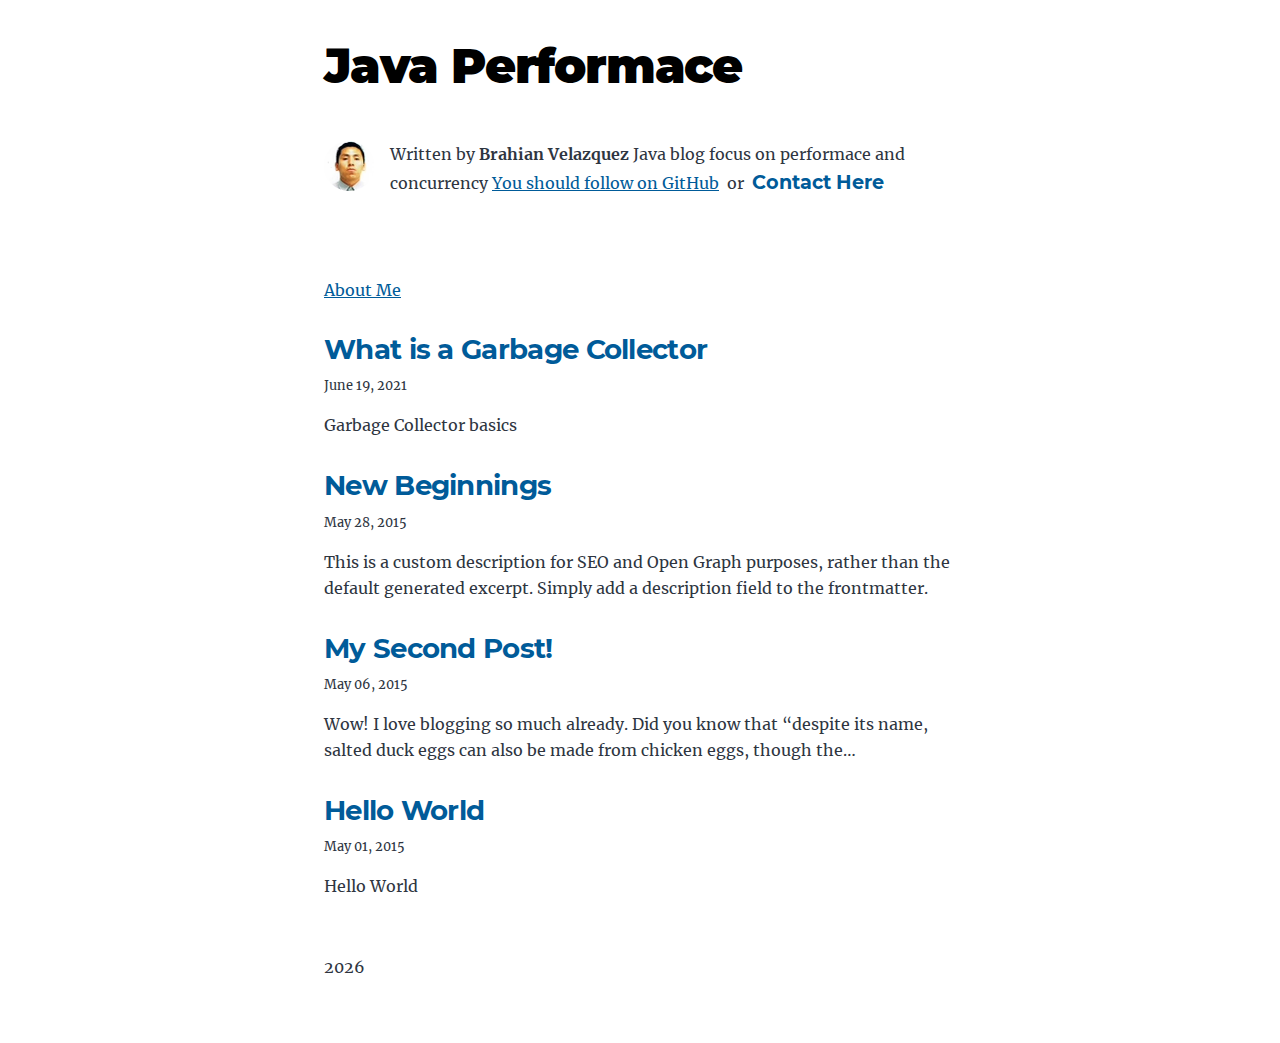
<file: index.html>
<!DOCTYPE html><html lang="en"><head><meta charSet="utf-8"/><meta http-equiv="x-ua-compatible" content="ie=edge"/><meta name="viewport" content="width=device-width, initial-scale=1, shrink-to-fit=no"/><style data-href="/styles.8e4f4792e636b291c011.css" id="gatsby-global-css">@font-face{font-display:swap;font-family:Montserrat;font-style:normal;font-weight:100;src:local("Montserrat Thin "),local("Montserrat-Thin"),url(/static/montserrat-latin-100-8d7d79679b70dbe27172b6460e7a7910.woff2) format("woff2"),url(/static/montserrat-latin-100-ec38980a9e0119a379e2a9b3dbb1901a.woff) format("woff")}@font-face{font-display:swap;font-family:Montserrat;font-style:italic;font-weight:100;src:local("Montserrat Thin italic"),local("Montserrat-Thinitalic"),url(/static/montserrat-latin-100italic-e279051046ba1286706adc886cf1c96b.woff2) format("woff2"),url(/static/montserrat-latin-100italic-3b325a3173c8207435cd1b76e19bf501.woff) format("woff")}@font-face{font-display:swap;font-family:Montserrat;font-style:normal;font-weight:200;src:local("Montserrat Extra Light "),local("Montserrat-Extra Light"),url(/static/montserrat-latin-200-9d266fbbfa6cab7009bd56003b1eeb67.woff2) format("woff2"),url(/static/montserrat-latin-200-2d8ba08717110d27122e54c34b8a5798.woff) format("woff")}@font-face{font-display:swap;font-family:Montserrat;font-style:italic;font-weight:200;src:local("Montserrat Extra Light italic"),local("Montserrat-Extra Lightitalic"),url(/static/montserrat-latin-200italic-6e5b3756583bb2263eb062eae992735e.woff2) format("woff2"),url(/static/montserrat-latin-200italic-a0d6f343e4b536c582926255367a57da.woff) format("woff")}@font-face{font-display:swap;font-family:Montserrat;font-style:normal;font-weight:300;src:local("Montserrat Light "),local("Montserrat-Light"),url(/static/montserrat-latin-300-00b3e893aab5a8fd632d6342eb72551a.woff2) format("woff2"),url(/static/montserrat-latin-300-ea303695ceab35f17e7d062f30e0173b.woff) format("woff")}@font-face{font-display:swap;font-family:Montserrat;font-style:italic;font-weight:300;src:local("Montserrat Light italic"),local("Montserrat-Lightitalic"),url(/static/montserrat-latin-300italic-56f34ea368f6aedf89583d444bbcb227.woff2) format("woff2"),url(/static/montserrat-latin-300italic-54b0bf2c8c4c12ffafd803be2466a790.woff) format("woff")}@font-face{font-display:swap;font-family:Montserrat;font-style:normal;font-weight:400;src:local("Montserrat Regular "),local("Montserrat-Regular"),url(/static/montserrat-latin-400-b71748ae4f80ec8c014def4c5fa8688b.woff2) format("woff2"),url(/static/montserrat-latin-400-0659a9f4e90db5cf51b50d005bff1e41.woff) format("woff")}@font-face{font-display:swap;font-family:Montserrat;font-style:italic;font-weight:400;src:local("Montserrat Regular italic"),local("Montserrat-Regularitalic"),url(/static/montserrat-latin-400italic-6eed6b4cbb809c6efc7aa7ddad6dbe3e.woff2) format("woff2"),url(/static/montserrat-latin-400italic-7583622cfde30ae49086d18447ab28e7.woff) format("woff")}@font-face{font-display:swap;font-family:Montserrat;font-style:normal;font-weight:500;src:local("Montserrat Medium "),local("Montserrat-Medium"),url(/static/montserrat-latin-500-091b209546e16313fd4f4fc36090c757.woff2) format("woff2"),url(/static/montserrat-latin-500-edd311588712a96bbf435fad264fff62.woff) format("woff")}@font-face{font-display:swap;font-family:Montserrat;font-style:italic;font-weight:500;src:local("Montserrat Medium italic"),local("Montserrat-Mediumitalic"),url(/static/montserrat-latin-500italic-c90ced68b46050061d1a41842d6dfb43.woff2) format("woff2"),url(/static/montserrat-latin-500italic-5146cbfe02b1deea5dffea27a5f2f998.woff) format("woff")}@font-face{font-display:swap;font-family:Montserrat;font-style:normal;font-weight:600;src:local("Montserrat SemiBold "),local("Montserrat-SemiBold"),url(/static/montserrat-latin-600-0480d2f8a71f38db8633b84d8722e0c2.woff2) format("woff2"),url(/static/montserrat-latin-600-b77863a375260a05dd13f86a1cee598f.woff) format("woff")}@font-face{font-display:swap;font-family:Montserrat;font-style:italic;font-weight:600;src:local("Montserrat SemiBold italic"),local("Montserrat-SemiBolditalic"),url(/static/montserrat-latin-600italic-cf46ffb11f3a60d7df0567f8851a1d00.woff2) format("woff2"),url(/static/montserrat-latin-600italic-c4fcfeeb057724724097167e57bd7801.woff) format("woff")}@font-face{font-display:swap;font-family:Montserrat;font-style:normal;font-weight:700;src:local("Montserrat Bold "),local("Montserrat-Bold"),url(/static/montserrat-latin-700-7dbcc8a5ea2289d83f657c25b4be6193.woff2) format("woff2"),url(/static/montserrat-latin-700-99271a835e1cae8c76ef8bba99a8cc4e.woff) format("woff")}@font-face{font-display:swap;font-family:Montserrat;font-style:italic;font-weight:700;src:local("Montserrat Bold italic"),local("Montserrat-Bolditalic"),url(/static/montserrat-latin-700italic-c41ad6bdb4bd504a843d546d0a47958d.woff2) format("woff2"),url(/static/montserrat-latin-700italic-6779372f04095051c62ed36bc1dcc142.woff) format("woff")}@font-face{font-display:swap;font-family:Montserrat;font-style:normal;font-weight:800;src:local("Montserrat ExtraBold "),local("Montserrat-ExtraBold"),url(/static/montserrat-latin-800-db9a3e0ba7eaea32e5f55328ace6cf23.woff2) format("woff2"),url(/static/montserrat-latin-800-4e3c615967a2360f5db87d2f0fd2456f.woff) format("woff")}@font-face{font-display:swap;font-family:Montserrat;font-style:italic;font-weight:800;src:local("Montserrat ExtraBold italic"),local("Montserrat-ExtraBolditalic"),url(/static/montserrat-latin-800italic-bf45bfa14805969eda318973947bc42b.woff2) format("woff2"),url(/static/montserrat-latin-800italic-fe82abb0bcede51bf724254878e0c374.woff) format("woff")}@font-face{font-display:swap;font-family:Montserrat;font-style:normal;font-weight:900;src:local("Montserrat Black "),local("Montserrat-Black"),url(/static/montserrat-latin-900-e66c7edc609e24bacbb705175669d814.woff2) format("woff2"),url(/static/montserrat-latin-900-8211f418baeb8ec880b80ba3c682f957.woff) format("woff")}@font-face{font-display:swap;font-family:Montserrat;font-style:italic;font-weight:900;src:local("Montserrat Black italic"),local("Montserrat-Blackitalic"),url(/static/montserrat-latin-900italic-4454c775e48152c1a72510ceed3603e2.woff2) format("woff2"),url(/static/montserrat-latin-900italic-efcaa0f6a82ee0640b83a0916e6e8d68.woff) format("woff")}@font-face{font-display:swap;font-family:Merriweather;font-style:normal;font-weight:300;src:local("Merriweather Light "),local("Merriweather-Light"),url(/static/merriweather-latin-300-fc117160c69a8ea0851b26dd14748ee4.woff2) format("woff2"),url(/static/merriweather-latin-300-58b18067ebbd21fda77b67e73c241d3b.woff) format("woff")}@font-face{font-display:swap;font-family:Merriweather;font-style:italic;font-weight:300;src:local("Merriweather Light italic"),local("Merriweather-Lightitalic"),url(/static/merriweather-latin-300italic-fe29961474f8dbf77c0aa7b9a629e4bc.woff2) format("woff2"),url(/static/merriweather-latin-300italic-23c3f1f88683618a4fb8d265d33d383a.woff) format("woff")}@font-face{font-display:swap;font-family:Merriweather;font-style:normal;font-weight:400;src:local("Merriweather Regular "),local("Merriweather-Regular"),url(/static/merriweather-latin-400-d9479e8023bef9cbd9bf8d6eabd6bf36.woff2) format("woff2"),url(/static/merriweather-latin-400-040426f99ff6e00b86506452e0d1f10b.woff) format("woff")}@font-face{font-display:swap;font-family:Merriweather;font-style:italic;font-weight:400;src:local("Merriweather Regular italic"),local("Merriweather-Regularitalic"),url(/static/merriweather-latin-400italic-2de7bfeaf08fb03d4315d49947f062f7.woff2) format("woff2"),url(/static/merriweather-latin-400italic-79db67aca65f5285964ab332bd65f451.woff) format("woff")}@font-face{font-display:swap;font-family:Merriweather;font-style:normal;font-weight:700;src:local("Merriweather Bold "),local("Merriweather-Bold"),url(/static/merriweather-latin-700-4b08e01d805fa35d7bf777f1b24314ae.woff2) format("woff2"),url(/static/merriweather-latin-700-22fb8afba4ab1f093b6ef9e28a9b6e92.woff) format("woff")}@font-face{font-display:swap;font-family:Merriweather;font-style:italic;font-weight:700;src:local("Merriweather Bold italic"),local("Merriweather-Bolditalic"),url(/static/merriweather-latin-700italic-cd92541b177652fffb6e3b952f1c33f1.woff2) format("woff2"),url(/static/merriweather-latin-700italic-f87f3d87cea0dd0979bfc8ac9ea90243.woff) format("woff")}@font-face{font-display:swap;font-family:Merriweather;font-style:normal;font-weight:900;src:local("Merriweather Black "),local("Merriweather-Black"),url(/static/merriweather-latin-900-f813fc6a4bee46eda5224ac7ebf1b7be.woff2) format("woff2"),url(/static/merriweather-latin-900-5d4e42cb44410674acd99153d57df032.woff) format("woff")}@font-face{font-display:swap;font-family:Merriweather;font-style:italic;font-weight:900;src:local("Merriweather Black italic"),local("Merriweather-Blackitalic"),url(/static/merriweather-latin-900italic-b7901d85486871c1779c0e93ddd85656.woff2) format("woff2"),url(/static/merriweather-latin-900italic-9647f9fdab98756989a8a5550eb205c3.woff) format("woff")}


/*! normalize.css v8.0.1 | MIT License | github.com/necolas/normalize.css */html{-webkit-text-size-adjust:100%;line-height:1.15}body{margin:0}main{display:block}h1{font-size:2em;margin:.67em 0}hr{box-sizing:content-box;height:0;overflow:visible}pre{font-family:monospace,monospace;font-size:1em}a{background-color:transparent}abbr[title]{border-bottom:none;text-decoration:underline;-webkit-text-decoration:underline dotted;text-decoration:underline dotted}b,strong{font-weight:bolder}code,kbd,samp{font-family:monospace,monospace;font-size:1em}small{font-size:80%}sub,sup{font-size:75%;line-height:0;position:relative;vertical-align:baseline}sub{bottom:-.25em}sup{top:-.5em}img{border-style:none}button,input,optgroup,select,textarea{font-family:inherit;font-size:100%;line-height:1.15;margin:0}button,input{overflow:visible}button,select{text-transform:none}[type=button],[type=reset],[type=submit],button{-webkit-appearance:button}[type=button]::-moz-focus-inner,[type=reset]::-moz-focus-inner,[type=submit]::-moz-focus-inner,button::-moz-focus-inner{border-style:none;padding:0}[type=button]:-moz-focusring,[type=reset]:-moz-focusring,[type=submit]:-moz-focusring,button:-moz-focusring{outline:1px dotted ButtonText}fieldset{padding:.35em .75em .625em}legend{box-sizing:border-box;color:inherit;display:table;max-width:100%;padding:0;white-space:normal}progress{vertical-align:baseline}textarea{overflow:auto}[type=checkbox],[type=radio]{box-sizing:border-box;padding:0}[type=number]::-webkit-inner-spin-button,[type=number]::-webkit-outer-spin-button{height:auto}[type=search]{-webkit-appearance:textfield;outline-offset:-2px}[type=search]::-webkit-search-decoration{-webkit-appearance:none}::-webkit-file-upload-button{-webkit-appearance:button;font:inherit}details{display:block}summary{display:list-item}[hidden]{display:none}:root{--maxWidth-none:"none";--maxWidth-xs:20rem;--maxWidth-sm:24rem;--maxWidth-md:28rem;--maxWidth-lg:32rem;--maxWidth-xl:36rem;--maxWidth-2xl:42rem;--maxWidth-3xl:48rem;--maxWidth-4xl:56rem;--maxWidth-full:"100%";--maxWidth-wrapper:var(--maxWidth-2xl);--spacing-px:"1px";--spacing-0:0;--spacing-1:0.25rem;--spacing-2:0.5rem;--spacing-3:0.75rem;--spacing-4:1rem;--spacing-5:1.25rem;--spacing-6:1.5rem;--spacing-8:2rem;--spacing-10:2.5rem;--spacing-12:3rem;--spacing-16:4rem;--spacing-20:5rem;--spacing-24:6rem;--spacing-32:8rem;--fontFamily-sans:Montserrat,system-ui,-apple-system,BlinkMacSystemFont,"Segoe UI",Roboto,"Helvetica Neue",Arial,"Noto Sans",sans-serif,"Apple Color Emoji","Segoe UI Emoji","Segoe UI Symbol","Noto Color Emoji";--fontFamily-serif:"Merriweather","Georgia",Cambria,"Times New Roman",Times,serif;--font-body:var(--fontFamily-serif);--font-heading:var(--fontFamily-sans);--fontWeight-normal:400;--fontWeight-medium:500;--fontWeight-semibold:600;--fontWeight-bold:700;--fontWeight-extrabold:800;--fontWeight-black:900;--fontSize-root:16px;--lineHeight-none:1;--lineHeight-tight:1.1;--lineHeight-normal:1.5;--lineHeight-relaxed:1.625;--fontSize-0:0.833rem;--fontSize-1:1rem;--fontSize-2:1.2rem;--fontSize-3:1.44rem;--fontSize-4:1.728rem;--fontSize-5:2.074rem;--fontSize-6:2.488rem;--fontSize-7:2.986rem;--color-primary:#005b99;--color-text:#2e353f;--color-text-light:#4f5969;--color-heading:#1a202c;--color-heading-black:#000;--color-accent:#d1dce5}*,:after,:before{box-sizing:border-box}html{-webkit-font-smoothing:antialiased;-moz-osx-font-smoothing:grayscale;font-size:var(--fontSize-root);line-height:var(--lineHeight-normal)}body{color:var(--color-text);font-family:var(--font-body);font-size:var(--fontSize-1)}footer{padding:var(--spacing-6) var(--spacing-0)}hr{background:var(--color-accent);border:0;height:1px}h1,h2,h3,h4,h5,h6{font-family:var(--font-heading);letter-spacing:-.025em;line-height:var(--lineHeight-tight);margin-bottom:var(--spacing-6);margin-top:var(--spacing-12)}h2,h3,h4,h5,h6{color:var(--color-heading);font-weight:var(--fontWeight-bold)}h1{color:var(--color-heading-black);font-size:var(--fontSize-6);font-weight:var(--fontWeight-black)}h2{font-size:var(--fontSize-5)}h3{font-size:var(--fontSize-4)}h4{font-size:var(--fontSize-3)}h5{font-size:var(--fontSize-2)}h6{font-size:var(--fontSize-1)}h1>a,h2>a,h3>a,h4>a,h5>a,h6>a{color:inherit;text-decoration:none}p{--baseline-multiplier:0.179;--x-height-multiplier:0.35;line-height:var(--lineHeight-relaxed);margin:var(--spacing-0) var(--spacing-0) var(--spacing-8) var(--spacing-0)}ol,p,ul{padding:var(--spacing-0)}ol,ul{list-style-image:none;list-style-position:outside;margin-bottom:var(--spacing-8);margin-left:var(--spacing-0);margin-right:var(--spacing-0)}ol li,ul li{padding-left:var(--spacing-0)}li>p,ol li,ul li{margin-bottom:calc(var(--spacing-8)/2)}li :last-child{margin-bottom:var(--spacing-0)}li>ul{margin-left:var(--spacing-8);margin-top:calc(var(--spacing-8)/2)}blockquote{border-left:var(--spacing-1) solid var(--color-primary);color:var(--color-text-light);font-size:var(--fontSize-2);font-style:italic;margin-bottom:var(--spacing-8);margin-left:calc(var(--spacing-6)*-1);margin-right:var(--spacing-8);padding:var(--spacing-0) var(--spacing-0) var(--spacing-0) var(--spacing-6)}blockquote>:last-child{margin-bottom:var(--spacing-0)}blockquote>ol,blockquote>ul{list-style-position:inside}table{border-collapse:collapse;border-spacing:.25rem;margin-bottom:var(--spacing-8);width:100%}table thead tr th{border-bottom:1px solid var(--color-accent)}a{color:var(--color-primary)}a:focus,a:hover{text-decoration:none}.global-wrapper{margin:var(--spacing-0) auto;max-width:var(--maxWidth-wrapper);padding:var(--spacing-10) var(--spacing-5)}.global-wrapper[data-is-root-path=true] .bio{margin-bottom:var(--spacing-20)}.global-header{margin-bottom:var(--spacing-12)}.main-heading{font-size:var(--fontSize-7);margin:0}.post-list-item{margin-bottom:var(--spacing-8);margin-top:var(--spacing-8)}.post-list-item p{margin-bottom:var(--spacing-0)}.post-list-item h2{color:var(--color-primary);font-size:var(--fontSize-4);margin-bottom:var(--spacing-2);margin-top:var(--spacing-0)}.post-list-item header{margin-bottom:var(--spacing-4)}.header-link-home{font-family:var(--font-heading);font-size:var(--fontSize-2);font-weight:var(--fontWeight-bold);text-decoration:none}.bio{display:flex;margin-bottom:var(--spacing-16)}.bio-avatar,.bio p{margin-bottom:var(--spacing-0)}.bio-avatar{border-radius:100%;margin-right:var(--spacing-4);min-width:50px}.blog-post header h1{margin:var(--spacing-0) var(--spacing-0) var(--spacing-4) var(--spacing-0)}.blog-post header p{font-family:var(--font-heading);font-size:var(--fontSize-2)}.blog-post-nav ul{margin:var(--spacing-0)}.gatsby-highlight{margin-bottom:var(--spacing-8)}@media (max-width:42rem){blockquote{margin-left:var(--spacing-0);padding:var(--spacing-0) var(--spacing-0) var(--spacing-0) var(--spacing-4)}ol,ul{list-style-position:inside}}code[class*=language-],pre[class*=language-]{word-wrap:normal;background:none;color:#000;font-family:Consolas,Monaco,Andale Mono,Ubuntu Mono,monospace;font-size:1em;-webkit-hyphens:none;-ms-hyphens:none;hyphens:none;line-height:1.5;-moz-tab-size:4;-o-tab-size:4;tab-size:4;text-align:left;text-shadow:0 1px #fff;white-space:pre;word-break:normal;word-spacing:normal}code[class*=language-]::selection,code[class*=language-] ::selection,pre[class*=language-]::selection,pre[class*=language-] ::selection{background:#b3d4fc;text-shadow:none}@media print{code[class*=language-],pre[class*=language-]{text-shadow:none}}pre[class*=language-]{margin:.5em 0;overflow:auto;padding:1em}:not(pre)>code[class*=language-],pre[class*=language-]{background:#f5f2f0}:not(pre)>code[class*=language-]{border-radius:.3em;padding:.1em;white-space:normal}.token.cdata,.token.comment,.token.doctype,.token.prolog{color:#708090}.token.punctuation{color:#999}.token.namespace{opacity:.7}.token.boolean,.token.constant,.token.deleted,.token.number,.token.property,.token.symbol,.token.tag{color:#905}.token.attr-name,.token.builtin,.token.char,.token.inserted,.token.selector,.token.string{color:#690}.language-css .token.string,.style .token.string,.token.entity,.token.operator,.token.url{background:hsla(0,0%,100%,.5);color:#9a6e3a}.token.atrule,.token.attr-value,.token.keyword{color:#07a}.token.class-name,.token.function{color:#dd4a68}.token.important,.token.regex,.token.variable{color:#e90}.token.bold,.token.important{font-weight:700}.token.italic{font-style:italic}.token.entity{cursor:help}.contact-module--contactBody--2EiS0{font-size:2em}.blog-post-module--title--2ADBZ{color:#818181}</style><meta name="generator" content="Gatsby 3.6.2"/><style>.gatsby-image-wrapper{position:relative;overflow:hidden}.gatsby-image-wrapper img{bottom:0;height:100%;left:0;margin:0;max-width:none;padding:0;position:absolute;right:0;top:0;width:100%;object-fit:cover}.gatsby-image-wrapper [data-main-image]{opacity:0;transform:translateZ(0);transition:opacity .25s linear;will-change:opacity}.gatsby-image-wrapper-constrained{display:inline-block;vertical-align:top}</style><noscript><style>.gatsby-image-wrapper noscript [data-main-image]{opacity:1!important}.gatsby-image-wrapper [data-placeholder-image]{opacity:0!important}</style></noscript><script type="module">const e="undefined"!=typeof HTMLImageElement&&"loading"in HTMLImageElement.prototype;e&&document.body.addEventListener("load",(function(e){if(void 0===e.target.dataset.mainImage)return;if(void 0===e.target.dataset.gatsbyImageSsr)return;const t=e.target;let a=null,n=t;for(;null===a&&n;)void 0!==n.parentNode.dataset.gatsbyImageWrapper&&(a=n.parentNode),n=n.parentNode;const o=a.querySelector("[data-placeholder-image]"),r=new Image;r.src=t.currentSrc,r.decode().catch((()=>{})).then((()=>{t.style.opacity=1,o&&(o.style.opacity=0,o.style.transition="opacity 500ms linear")}))}),!0);</script><link rel="alternate" type="application/rss+xml" href="/rss.xml"/><link rel="icon" href="/favicon-32x32.png?v=4a9773549091c227cd2eb82ccd9c5e3a" type="image/png"/><link rel="manifest" href="/manifest.webmanifest" crossorigin="anonymous"/><meta name="theme-color" content="#663399"/><link rel="apple-touch-icon" sizes="48x48" href="/icons/icon-48x48.png?v=4a9773549091c227cd2eb82ccd9c5e3a"/><link rel="apple-touch-icon" sizes="72x72" href="/icons/icon-72x72.png?v=4a9773549091c227cd2eb82ccd9c5e3a"/><link rel="apple-touch-icon" sizes="96x96" href="/icons/icon-96x96.png?v=4a9773549091c227cd2eb82ccd9c5e3a"/><link rel="apple-touch-icon" sizes="144x144" href="/icons/icon-144x144.png?v=4a9773549091c227cd2eb82ccd9c5e3a"/><link rel="apple-touch-icon" sizes="192x192" href="/icons/icon-192x192.png?v=4a9773549091c227cd2eb82ccd9c5e3a"/><link rel="apple-touch-icon" sizes="256x256" href="/icons/icon-256x256.png?v=4a9773549091c227cd2eb82ccd9c5e3a"/><link rel="apple-touch-icon" sizes="384x384" href="/icons/icon-384x384.png?v=4a9773549091c227cd2eb82ccd9c5e3a"/><link rel="apple-touch-icon" sizes="512x512" href="/icons/icon-512x512.png?v=4a9773549091c227cd2eb82ccd9c5e3a"/><title data-react-helmet="true">All posts | Java Performace </title><meta data-react-helmet="true" name="description" content="Java blog focus on performace and concurrency"/><meta data-react-helmet="true" property="og:title" content="All posts"/><meta data-react-helmet="true" property="og:description" content="Java blog focus on performace and concurrency"/><meta data-react-helmet="true" property="og:type" content="website"/><meta data-react-helmet="true" name="twitter:card" content="summary"/><meta data-react-helmet="true" name="twitter:creator" content=""/><meta data-react-helmet="true" name="twitter:title" content="All posts"/><meta data-react-helmet="true" name="twitter:description" content="Java blog focus on performace and concurrency"/><link as="script" rel="preload" href="/webpack-runtime-a8ddbad85e0ac5aa80fe.js"/><link as="script" rel="preload" href="/framework-c4b9952841844d9091bc.js"/><link as="script" rel="preload" href="/app-e8f74909d96dafcd4225.js"/><link as="script" rel="preload" href="/1943edf48358ec375759a10206b57d36c98a5e6d-caec033c86866ac248bd.js"/><link as="script" rel="preload" href="/component---src-pages-index-js-23ced06c7b0ed8dec9f8.js"/><link as="fetch" rel="preload" href="/page-data/index/page-data.json" crossorigin="anonymous"/><link as="fetch" rel="preload" href="/page-data/sq/d/230163734.json" crossorigin="anonymous"/><link as="fetch" rel="preload" href="/page-data/sq/d/2841359383.json" crossorigin="anonymous"/><link as="fetch" rel="preload" href="/page-data/app-data.json" crossorigin="anonymous"/></head><body><div id="___gatsby"><div style="outline:none" tabindex="-1" id="gatsby-focus-wrapper"><div class="global-wrapper" data-is-root-path="true"><header class="global-header"><h1 class="main-heading"><a aria-current="page" class="" href="/">Java Performace </a></h1></header><main><div class="bio"><div data-gatsby-image-wrapper="" style="width:50px;height:50px" class="gatsby-image-wrapper bio-avatar"><div aria-hidden="true" data-placeholder-image="" style="opacity:1;transition:opacity 500ms linear;background-color:#f8f8f8;width:50px;height:50px;position:relative"></div><picture><source type="image/avif" data-srcset="/static/b394b3864420cc2067967d4b42ef6b5a/d4bf4/profile-pic.avif 50w,/static/b394b3864420cc2067967d4b42ef6b5a/ee81f/profile-pic.avif 100w" sizes="50px"/><source type="image/webp" data-srcset="/static/b394b3864420cc2067967d4b42ef6b5a/3faea/profile-pic.webp 50w,/static/b394b3864420cc2067967d4b42ef6b5a/6a679/profile-pic.webp 100w" sizes="50px"/><img data-gatsby-image-ssr="" layout="fixed" data-main-image="" style="opacity:0" sizes="50px" decoding="async" loading="lazy" data-src="/static/b394b3864420cc2067967d4b42ef6b5a/d24ee/profile-pic.jpg" data-srcset="/static/b394b3864420cc2067967d4b42ef6b5a/d24ee/profile-pic.jpg 50w,/static/b394b3864420cc2067967d4b42ef6b5a/64618/profile-pic.jpg 100w" alt="Profile picture"/></picture><noscript><picture><source type="image/avif" srcSet="/static/b394b3864420cc2067967d4b42ef6b5a/d4bf4/profile-pic.avif 50w,/static/b394b3864420cc2067967d4b42ef6b5a/ee81f/profile-pic.avif 100w" sizes="50px"/><source type="image/webp" srcSet="/static/b394b3864420cc2067967d4b42ef6b5a/3faea/profile-pic.webp 50w,/static/b394b3864420cc2067967d4b42ef6b5a/6a679/profile-pic.webp 100w" sizes="50px"/><img data-gatsby-image-ssr="" layout="fixed" data-main-image="" style="opacity:0" sizes="50px" decoding="async" loading="lazy" src="/static/b394b3864420cc2067967d4b42ef6b5a/d24ee/profile-pic.jpg" srcSet="/static/b394b3864420cc2067967d4b42ef6b5a/d24ee/profile-pic.jpg 50w,/static/b394b3864420cc2067967d4b42ef6b5a/64618/profile-pic.jpg 100w" alt="Profile picture"/></picture></noscript><script type="module">const t="undefined"!=typeof HTMLImageElement&&"loading"in HTMLImageElement.prototype;if(t){const t=document.querySelectorAll("img[data-main-image]");for(let e of t){e.dataset.src&&(e.setAttribute("src",e.dataset.src),e.removeAttribute("data-src")),e.dataset.srcset&&(e.setAttribute("srcset",e.dataset.srcset),e.removeAttribute("data-srcset"));const t=e.parentNode.querySelectorAll("source[data-srcset]");for(let e of t)e.setAttribute("srcset",e.dataset.srcset),e.removeAttribute("data-srcset");e.complete&&(e.style.opacity=1)}}</script></div><p>Written by <strong>Brahian Velazquez</strong> <!-- -->Java blog focus on performace and concurrency<!-- --> <a href="https://github.com/BrahianVT">You should follow on GitHub</a>  or  <a class="header-link-home" href="/contact">Contact Here</a></p></div><a href="/about">About Me </a><ol style="list-style:none"><li><article class="post-list-item" itemscope="" itemType="http://schema.org/Article"><header><h2><a itemProp="url" href="/garbage-collector/"><span itemProp="headline">What is a Garbage Collector</span></a></h2><small>June 19, 2021</small></header><section><p itemProp="description">Garbage Collector basics</p></section></article></li><li><article class="post-list-item" itemscope="" itemType="http://schema.org/Article"><header><h2><a itemProp="url" href="/new-beginnings/"><span itemProp="headline">New Beginnings</span></a></h2><small>May 28, 2015</small></header><section><p itemProp="description">This is a custom description for SEO and Open Graph purposes, rather than the default generated excerpt. Simply add a description field to the frontmatter.</p></section></article></li><li><article class="post-list-item" itemscope="" itemType="http://schema.org/Article"><header><h2><a itemProp="url" href="/my-second-post/"><span itemProp="headline">My Second Post!</span></a></h2><small>May 06, 2015</small></header><section><p itemProp="description">Wow! I love blogging so much already. Did you know that “despite its name, salted duck eggs can also be made from
chicken eggs, though the…</p></section></article></li><li><article class="post-list-item" itemscope="" itemType="http://schema.org/Article"><header><h2><a itemProp="url" href="/hello-world/"><span itemProp="headline">Hello World</span></a></h2><small>May 01, 2015</small></header><section><p itemProp="description">Hello World</p></section></article></li></ol></main><footer>2021</footer></div></div><div id="gatsby-announcer" style="position:absolute;top:0;width:1px;height:1px;padding:0;overflow:hidden;clip:rect(0, 0, 0, 0);white-space:nowrap;border:0" aria-live="assertive" aria-atomic="true"></div></div><script id="gatsby-script-loader">/*<![CDATA[*/window.pagePath="/";/*]]>*/</script><script id="gatsby-chunk-mapping">/*<![CDATA[*/window.___chunkMapping={"polyfill":["/polyfill-d2a314c619ae9d8e67ff.js"],"app":["/app-e8f74909d96dafcd4225.js"],"component---src-pages-404-js":["/component---src-pages-404-js-97593667e44e4660bc60.js"],"component---src-pages-about-js":["/component---src-pages-about-js-d8a23ab7237e6cb943c3.js"],"component---src-pages-contact-js":["/component---src-pages-contact-js-eac9c787ba476479efa5.js"],"component---src-pages-index-js":["/component---src-pages-index-js-23ced06c7b0ed8dec9f8.js"],"component---src-pages-using-typescript-tsx":["/component---src-pages-using-typescript-tsx-ec89e82605e2a0c5e9c7.js"],"component---src-templates-blog-post-js":["/component---src-templates-blog-post-js-0410b590d3cfbb14a87c.js"]};/*]]>*/</script><script src="/polyfill-d2a314c619ae9d8e67ff.js" nomodule=""></script><script src="/component---src-pages-index-js-23ced06c7b0ed8dec9f8.js" async=""></script><script src="/1943edf48358ec375759a10206b57d36c98a5e6d-caec033c86866ac248bd.js" async=""></script><script src="/app-e8f74909d96dafcd4225.js" async=""></script><script src="/framework-c4b9952841844d9091bc.js" async=""></script><script src="/webpack-runtime-a8ddbad85e0ac5aa80fe.js" async=""></script></body></html>
</file>
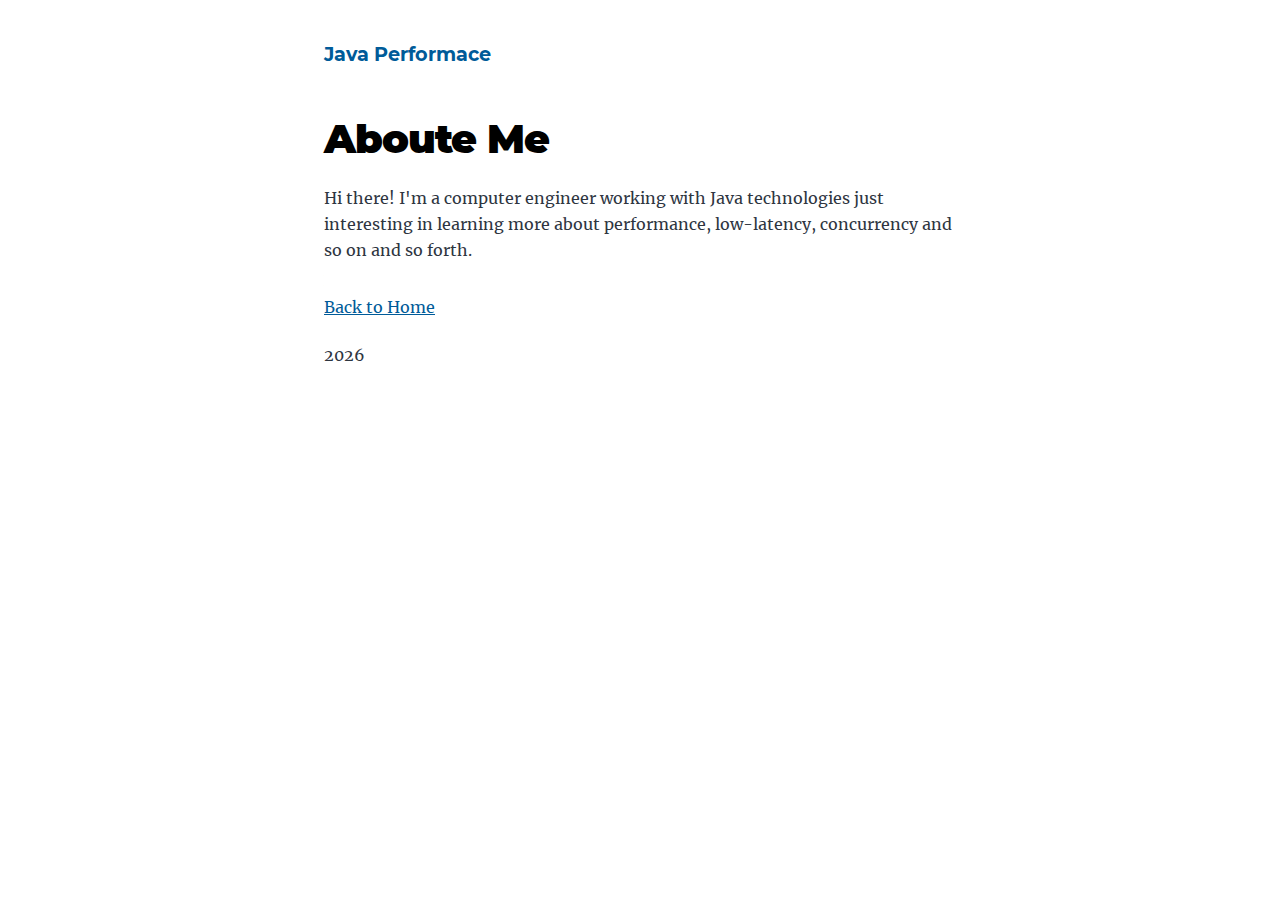
<file: about/index.html>
<!DOCTYPE html><html><head><meta charSet="utf-8"/><meta http-equiv="x-ua-compatible" content="ie=edge"/><meta name="viewport" content="width=device-width, initial-scale=1, shrink-to-fit=no"/><style data-href="/styles.8e4f4792e636b291c011.css" id="gatsby-global-css">@font-face{font-display:swap;font-family:Montserrat;font-style:normal;font-weight:100;src:local("Montserrat Thin "),local("Montserrat-Thin"),url(/static/montserrat-latin-100-8d7d79679b70dbe27172b6460e7a7910.woff2) format("woff2"),url(/static/montserrat-latin-100-ec38980a9e0119a379e2a9b3dbb1901a.woff) format("woff")}@font-face{font-display:swap;font-family:Montserrat;font-style:italic;font-weight:100;src:local("Montserrat Thin italic"),local("Montserrat-Thinitalic"),url(/static/montserrat-latin-100italic-e279051046ba1286706adc886cf1c96b.woff2) format("woff2"),url(/static/montserrat-latin-100italic-3b325a3173c8207435cd1b76e19bf501.woff) format("woff")}@font-face{font-display:swap;font-family:Montserrat;font-style:normal;font-weight:200;src:local("Montserrat Extra Light "),local("Montserrat-Extra Light"),url(/static/montserrat-latin-200-9d266fbbfa6cab7009bd56003b1eeb67.woff2) format("woff2"),url(/static/montserrat-latin-200-2d8ba08717110d27122e54c34b8a5798.woff) format("woff")}@font-face{font-display:swap;font-family:Montserrat;font-style:italic;font-weight:200;src:local("Montserrat Extra Light italic"),local("Montserrat-Extra Lightitalic"),url(/static/montserrat-latin-200italic-6e5b3756583bb2263eb062eae992735e.woff2) format("woff2"),url(/static/montserrat-latin-200italic-a0d6f343e4b536c582926255367a57da.woff) format("woff")}@font-face{font-display:swap;font-family:Montserrat;font-style:normal;font-weight:300;src:local("Montserrat Light "),local("Montserrat-Light"),url(/static/montserrat-latin-300-00b3e893aab5a8fd632d6342eb72551a.woff2) format("woff2"),url(/static/montserrat-latin-300-ea303695ceab35f17e7d062f30e0173b.woff) format("woff")}@font-face{font-display:swap;font-family:Montserrat;font-style:italic;font-weight:300;src:local("Montserrat Light italic"),local("Montserrat-Lightitalic"),url(/static/montserrat-latin-300italic-56f34ea368f6aedf89583d444bbcb227.woff2) format("woff2"),url(/static/montserrat-latin-300italic-54b0bf2c8c4c12ffafd803be2466a790.woff) format("woff")}@font-face{font-display:swap;font-family:Montserrat;font-style:normal;font-weight:400;src:local("Montserrat Regular "),local("Montserrat-Regular"),url(/static/montserrat-latin-400-b71748ae4f80ec8c014def4c5fa8688b.woff2) format("woff2"),url(/static/montserrat-latin-400-0659a9f4e90db5cf51b50d005bff1e41.woff) format("woff")}@font-face{font-display:swap;font-family:Montserrat;font-style:italic;font-weight:400;src:local("Montserrat Regular italic"),local("Montserrat-Regularitalic"),url(/static/montserrat-latin-400italic-6eed6b4cbb809c6efc7aa7ddad6dbe3e.woff2) format("woff2"),url(/static/montserrat-latin-400italic-7583622cfde30ae49086d18447ab28e7.woff) format("woff")}@font-face{font-display:swap;font-family:Montserrat;font-style:normal;font-weight:500;src:local("Montserrat Medium "),local("Montserrat-Medium"),url(/static/montserrat-latin-500-091b209546e16313fd4f4fc36090c757.woff2) format("woff2"),url(/static/montserrat-latin-500-edd311588712a96bbf435fad264fff62.woff) format("woff")}@font-face{font-display:swap;font-family:Montserrat;font-style:italic;font-weight:500;src:local("Montserrat Medium italic"),local("Montserrat-Mediumitalic"),url(/static/montserrat-latin-500italic-c90ced68b46050061d1a41842d6dfb43.woff2) format("woff2"),url(/static/montserrat-latin-500italic-5146cbfe02b1deea5dffea27a5f2f998.woff) format("woff")}@font-face{font-display:swap;font-family:Montserrat;font-style:normal;font-weight:600;src:local("Montserrat SemiBold "),local("Montserrat-SemiBold"),url(/static/montserrat-latin-600-0480d2f8a71f38db8633b84d8722e0c2.woff2) format("woff2"),url(/static/montserrat-latin-600-b77863a375260a05dd13f86a1cee598f.woff) format("woff")}@font-face{font-display:swap;font-family:Montserrat;font-style:italic;font-weight:600;src:local("Montserrat SemiBold italic"),local("Montserrat-SemiBolditalic"),url(/static/montserrat-latin-600italic-cf46ffb11f3a60d7df0567f8851a1d00.woff2) format("woff2"),url(/static/montserrat-latin-600italic-c4fcfeeb057724724097167e57bd7801.woff) format("woff")}@font-face{font-display:swap;font-family:Montserrat;font-style:normal;font-weight:700;src:local("Montserrat Bold "),local("Montserrat-Bold"),url(/static/montserrat-latin-700-7dbcc8a5ea2289d83f657c25b4be6193.woff2) format("woff2"),url(/static/montserrat-latin-700-99271a835e1cae8c76ef8bba99a8cc4e.woff) format("woff")}@font-face{font-display:swap;font-family:Montserrat;font-style:italic;font-weight:700;src:local("Montserrat Bold italic"),local("Montserrat-Bolditalic"),url(/static/montserrat-latin-700italic-c41ad6bdb4bd504a843d546d0a47958d.woff2) format("woff2"),url(/static/montserrat-latin-700italic-6779372f04095051c62ed36bc1dcc142.woff) format("woff")}@font-face{font-display:swap;font-family:Montserrat;font-style:normal;font-weight:800;src:local("Montserrat ExtraBold "),local("Montserrat-ExtraBold"),url(/static/montserrat-latin-800-db9a3e0ba7eaea32e5f55328ace6cf23.woff2) format("woff2"),url(/static/montserrat-latin-800-4e3c615967a2360f5db87d2f0fd2456f.woff) format("woff")}@font-face{font-display:swap;font-family:Montserrat;font-style:italic;font-weight:800;src:local("Montserrat ExtraBold italic"),local("Montserrat-ExtraBolditalic"),url(/static/montserrat-latin-800italic-bf45bfa14805969eda318973947bc42b.woff2) format("woff2"),url(/static/montserrat-latin-800italic-fe82abb0bcede51bf724254878e0c374.woff) format("woff")}@font-face{font-display:swap;font-family:Montserrat;font-style:normal;font-weight:900;src:local("Montserrat Black "),local("Montserrat-Black"),url(/static/montserrat-latin-900-e66c7edc609e24bacbb705175669d814.woff2) format("woff2"),url(/static/montserrat-latin-900-8211f418baeb8ec880b80ba3c682f957.woff) format("woff")}@font-face{font-display:swap;font-family:Montserrat;font-style:italic;font-weight:900;src:local("Montserrat Black italic"),local("Montserrat-Blackitalic"),url(/static/montserrat-latin-900italic-4454c775e48152c1a72510ceed3603e2.woff2) format("woff2"),url(/static/montserrat-latin-900italic-efcaa0f6a82ee0640b83a0916e6e8d68.woff) format("woff")}@font-face{font-display:swap;font-family:Merriweather;font-style:normal;font-weight:300;src:local("Merriweather Light "),local("Merriweather-Light"),url(/static/merriweather-latin-300-fc117160c69a8ea0851b26dd14748ee4.woff2) format("woff2"),url(/static/merriweather-latin-300-58b18067ebbd21fda77b67e73c241d3b.woff) format("woff")}@font-face{font-display:swap;font-family:Merriweather;font-style:italic;font-weight:300;src:local("Merriweather Light italic"),local("Merriweather-Lightitalic"),url(/static/merriweather-latin-300italic-fe29961474f8dbf77c0aa7b9a629e4bc.woff2) format("woff2"),url(/static/merriweather-latin-300italic-23c3f1f88683618a4fb8d265d33d383a.woff) format("woff")}@font-face{font-display:swap;font-family:Merriweather;font-style:normal;font-weight:400;src:local("Merriweather Regular "),local("Merriweather-Regular"),url(/static/merriweather-latin-400-d9479e8023bef9cbd9bf8d6eabd6bf36.woff2) format("woff2"),url(/static/merriweather-latin-400-040426f99ff6e00b86506452e0d1f10b.woff) format("woff")}@font-face{font-display:swap;font-family:Merriweather;font-style:italic;font-weight:400;src:local("Merriweather Regular italic"),local("Merriweather-Regularitalic"),url(/static/merriweather-latin-400italic-2de7bfeaf08fb03d4315d49947f062f7.woff2) format("woff2"),url(/static/merriweather-latin-400italic-79db67aca65f5285964ab332bd65f451.woff) format("woff")}@font-face{font-display:swap;font-family:Merriweather;font-style:normal;font-weight:700;src:local("Merriweather Bold "),local("Merriweather-Bold"),url(/static/merriweather-latin-700-4b08e01d805fa35d7bf777f1b24314ae.woff2) format("woff2"),url(/static/merriweather-latin-700-22fb8afba4ab1f093b6ef9e28a9b6e92.woff) format("woff")}@font-face{font-display:swap;font-family:Merriweather;font-style:italic;font-weight:700;src:local("Merriweather Bold italic"),local("Merriweather-Bolditalic"),url(/static/merriweather-latin-700italic-cd92541b177652fffb6e3b952f1c33f1.woff2) format("woff2"),url(/static/merriweather-latin-700italic-f87f3d87cea0dd0979bfc8ac9ea90243.woff) format("woff")}@font-face{font-display:swap;font-family:Merriweather;font-style:normal;font-weight:900;src:local("Merriweather Black "),local("Merriweather-Black"),url(/static/merriweather-latin-900-f813fc6a4bee46eda5224ac7ebf1b7be.woff2) format("woff2"),url(/static/merriweather-latin-900-5d4e42cb44410674acd99153d57df032.woff) format("woff")}@font-face{font-display:swap;font-family:Merriweather;font-style:italic;font-weight:900;src:local("Merriweather Black italic"),local("Merriweather-Blackitalic"),url(/static/merriweather-latin-900italic-b7901d85486871c1779c0e93ddd85656.woff2) format("woff2"),url(/static/merriweather-latin-900italic-9647f9fdab98756989a8a5550eb205c3.woff) format("woff")}


/*! normalize.css v8.0.1 | MIT License | github.com/necolas/normalize.css */html{-webkit-text-size-adjust:100%;line-height:1.15}body{margin:0}main{display:block}h1{font-size:2em;margin:.67em 0}hr{box-sizing:content-box;height:0;overflow:visible}pre{font-family:monospace,monospace;font-size:1em}a{background-color:transparent}abbr[title]{border-bottom:none;text-decoration:underline;-webkit-text-decoration:underline dotted;text-decoration:underline dotted}b,strong{font-weight:bolder}code,kbd,samp{font-family:monospace,monospace;font-size:1em}small{font-size:80%}sub,sup{font-size:75%;line-height:0;position:relative;vertical-align:baseline}sub{bottom:-.25em}sup{top:-.5em}img{border-style:none}button,input,optgroup,select,textarea{font-family:inherit;font-size:100%;line-height:1.15;margin:0}button,input{overflow:visible}button,select{text-transform:none}[type=button],[type=reset],[type=submit],button{-webkit-appearance:button}[type=button]::-moz-focus-inner,[type=reset]::-moz-focus-inner,[type=submit]::-moz-focus-inner,button::-moz-focus-inner{border-style:none;padding:0}[type=button]:-moz-focusring,[type=reset]:-moz-focusring,[type=submit]:-moz-focusring,button:-moz-focusring{outline:1px dotted ButtonText}fieldset{padding:.35em .75em .625em}legend{box-sizing:border-box;color:inherit;display:table;max-width:100%;padding:0;white-space:normal}progress{vertical-align:baseline}textarea{overflow:auto}[type=checkbox],[type=radio]{box-sizing:border-box;padding:0}[type=number]::-webkit-inner-spin-button,[type=number]::-webkit-outer-spin-button{height:auto}[type=search]{-webkit-appearance:textfield;outline-offset:-2px}[type=search]::-webkit-search-decoration{-webkit-appearance:none}::-webkit-file-upload-button{-webkit-appearance:button;font:inherit}details{display:block}summary{display:list-item}[hidden]{display:none}:root{--maxWidth-none:"none";--maxWidth-xs:20rem;--maxWidth-sm:24rem;--maxWidth-md:28rem;--maxWidth-lg:32rem;--maxWidth-xl:36rem;--maxWidth-2xl:42rem;--maxWidth-3xl:48rem;--maxWidth-4xl:56rem;--maxWidth-full:"100%";--maxWidth-wrapper:var(--maxWidth-2xl);--spacing-px:"1px";--spacing-0:0;--spacing-1:0.25rem;--spacing-2:0.5rem;--spacing-3:0.75rem;--spacing-4:1rem;--spacing-5:1.25rem;--spacing-6:1.5rem;--spacing-8:2rem;--spacing-10:2.5rem;--spacing-12:3rem;--spacing-16:4rem;--spacing-20:5rem;--spacing-24:6rem;--spacing-32:8rem;--fontFamily-sans:Montserrat,system-ui,-apple-system,BlinkMacSystemFont,"Segoe UI",Roboto,"Helvetica Neue",Arial,"Noto Sans",sans-serif,"Apple Color Emoji","Segoe UI Emoji","Segoe UI Symbol","Noto Color Emoji";--fontFamily-serif:"Merriweather","Georgia",Cambria,"Times New Roman",Times,serif;--font-body:var(--fontFamily-serif);--font-heading:var(--fontFamily-sans);--fontWeight-normal:400;--fontWeight-medium:500;--fontWeight-semibold:600;--fontWeight-bold:700;--fontWeight-extrabold:800;--fontWeight-black:900;--fontSize-root:16px;--lineHeight-none:1;--lineHeight-tight:1.1;--lineHeight-normal:1.5;--lineHeight-relaxed:1.625;--fontSize-0:0.833rem;--fontSize-1:1rem;--fontSize-2:1.2rem;--fontSize-3:1.44rem;--fontSize-4:1.728rem;--fontSize-5:2.074rem;--fontSize-6:2.488rem;--fontSize-7:2.986rem;--color-primary:#005b99;--color-text:#2e353f;--color-text-light:#4f5969;--color-heading:#1a202c;--color-heading-black:#000;--color-accent:#d1dce5}*,:after,:before{box-sizing:border-box}html{-webkit-font-smoothing:antialiased;-moz-osx-font-smoothing:grayscale;font-size:var(--fontSize-root);line-height:var(--lineHeight-normal)}body{color:var(--color-text);font-family:var(--font-body);font-size:var(--fontSize-1)}footer{padding:var(--spacing-6) var(--spacing-0)}hr{background:var(--color-accent);border:0;height:1px}h1,h2,h3,h4,h5,h6{font-family:var(--font-heading);letter-spacing:-.025em;line-height:var(--lineHeight-tight);margin-bottom:var(--spacing-6);margin-top:var(--spacing-12)}h2,h3,h4,h5,h6{color:var(--color-heading);font-weight:var(--fontWeight-bold)}h1{color:var(--color-heading-black);font-size:var(--fontSize-6);font-weight:var(--fontWeight-black)}h2{font-size:var(--fontSize-5)}h3{font-size:var(--fontSize-4)}h4{font-size:var(--fontSize-3)}h5{font-size:var(--fontSize-2)}h6{font-size:var(--fontSize-1)}h1>a,h2>a,h3>a,h4>a,h5>a,h6>a{color:inherit;text-decoration:none}p{--baseline-multiplier:0.179;--x-height-multiplier:0.35;line-height:var(--lineHeight-relaxed);margin:var(--spacing-0) var(--spacing-0) var(--spacing-8) var(--spacing-0)}ol,p,ul{padding:var(--spacing-0)}ol,ul{list-style-image:none;list-style-position:outside;margin-bottom:var(--spacing-8);margin-left:var(--spacing-0);margin-right:var(--spacing-0)}ol li,ul li{padding-left:var(--spacing-0)}li>p,ol li,ul li{margin-bottom:calc(var(--spacing-8)/2)}li :last-child{margin-bottom:var(--spacing-0)}li>ul{margin-left:var(--spacing-8);margin-top:calc(var(--spacing-8)/2)}blockquote{border-left:var(--spacing-1) solid var(--color-primary);color:var(--color-text-light);font-size:var(--fontSize-2);font-style:italic;margin-bottom:var(--spacing-8);margin-left:calc(var(--spacing-6)*-1);margin-right:var(--spacing-8);padding:var(--spacing-0) var(--spacing-0) var(--spacing-0) var(--spacing-6)}blockquote>:last-child{margin-bottom:var(--spacing-0)}blockquote>ol,blockquote>ul{list-style-position:inside}table{border-collapse:collapse;border-spacing:.25rem;margin-bottom:var(--spacing-8);width:100%}table thead tr th{border-bottom:1px solid var(--color-accent)}a{color:var(--color-primary)}a:focus,a:hover{text-decoration:none}.global-wrapper{margin:var(--spacing-0) auto;max-width:var(--maxWidth-wrapper);padding:var(--spacing-10) var(--spacing-5)}.global-wrapper[data-is-root-path=true] .bio{margin-bottom:var(--spacing-20)}.global-header{margin-bottom:var(--spacing-12)}.main-heading{font-size:var(--fontSize-7);margin:0}.post-list-item{margin-bottom:var(--spacing-8);margin-top:var(--spacing-8)}.post-list-item p{margin-bottom:var(--spacing-0)}.post-list-item h2{color:var(--color-primary);font-size:var(--fontSize-4);margin-bottom:var(--spacing-2);margin-top:var(--spacing-0)}.post-list-item header{margin-bottom:var(--spacing-4)}.header-link-home{font-family:var(--font-heading);font-size:var(--fontSize-2);font-weight:var(--fontWeight-bold);text-decoration:none}.bio{display:flex;margin-bottom:var(--spacing-16)}.bio-avatar,.bio p{margin-bottom:var(--spacing-0)}.bio-avatar{border-radius:100%;margin-right:var(--spacing-4);min-width:50px}.blog-post header h1{margin:var(--spacing-0) var(--spacing-0) var(--spacing-4) var(--spacing-0)}.blog-post header p{font-family:var(--font-heading);font-size:var(--fontSize-2)}.blog-post-nav ul{margin:var(--spacing-0)}.gatsby-highlight{margin-bottom:var(--spacing-8)}@media (max-width:42rem){blockquote{margin-left:var(--spacing-0);padding:var(--spacing-0) var(--spacing-0) var(--spacing-0) var(--spacing-4)}ol,ul{list-style-position:inside}}code[class*=language-],pre[class*=language-]{word-wrap:normal;background:none;color:#000;font-family:Consolas,Monaco,Andale Mono,Ubuntu Mono,monospace;font-size:1em;-webkit-hyphens:none;-ms-hyphens:none;hyphens:none;line-height:1.5;-moz-tab-size:4;-o-tab-size:4;tab-size:4;text-align:left;text-shadow:0 1px #fff;white-space:pre;word-break:normal;word-spacing:normal}code[class*=language-]::selection,code[class*=language-] ::selection,pre[class*=language-]::selection,pre[class*=language-] ::selection{background:#b3d4fc;text-shadow:none}@media print{code[class*=language-],pre[class*=language-]{text-shadow:none}}pre[class*=language-]{margin:.5em 0;overflow:auto;padding:1em}:not(pre)>code[class*=language-],pre[class*=language-]{background:#f5f2f0}:not(pre)>code[class*=language-]{border-radius:.3em;padding:.1em;white-space:normal}.token.cdata,.token.comment,.token.doctype,.token.prolog{color:#708090}.token.punctuation{color:#999}.token.namespace{opacity:.7}.token.boolean,.token.constant,.token.deleted,.token.number,.token.property,.token.symbol,.token.tag{color:#905}.token.attr-name,.token.builtin,.token.char,.token.inserted,.token.selector,.token.string{color:#690}.language-css .token.string,.style .token.string,.token.entity,.token.operator,.token.url{background:hsla(0,0%,100%,.5);color:#9a6e3a}.token.atrule,.token.attr-value,.token.keyword{color:#07a}.token.class-name,.token.function{color:#dd4a68}.token.important,.token.regex,.token.variable{color:#e90}.token.bold,.token.important{font-weight:700}.token.italic{font-style:italic}.token.entity{cursor:help}.contact-module--contactBody--2EiS0{font-size:2em}.blog-post-module--title--2ADBZ{color:#818181}</style><meta name="generator" content="Gatsby 3.6.2"/><style>.gatsby-image-wrapper{position:relative;overflow:hidden}.gatsby-image-wrapper img{bottom:0;height:100%;left:0;margin:0;max-width:none;padding:0;position:absolute;right:0;top:0;width:100%;object-fit:cover}.gatsby-image-wrapper [data-main-image]{opacity:0;transform:translateZ(0);transition:opacity .25s linear;will-change:opacity}.gatsby-image-wrapper-constrained{display:inline-block;vertical-align:top}</style><noscript><style>.gatsby-image-wrapper noscript [data-main-image]{opacity:1!important}.gatsby-image-wrapper [data-placeholder-image]{opacity:0!important}</style></noscript><script type="module">const e="undefined"!=typeof HTMLImageElement&&"loading"in HTMLImageElement.prototype;e&&document.body.addEventListener("load",(function(e){if(void 0===e.target.dataset.mainImage)return;if(void 0===e.target.dataset.gatsbyImageSsr)return;const t=e.target;let a=null,n=t;for(;null===a&&n;)void 0!==n.parentNode.dataset.gatsbyImageWrapper&&(a=n.parentNode),n=n.parentNode;const o=a.querySelector("[data-placeholder-image]"),r=new Image;r.src=t.currentSrc,r.decode().catch((()=>{})).then((()=>{t.style.opacity=1,o&&(o.style.opacity=0,o.style.transition="opacity 500ms linear")}))}),!0);</script><link rel="alternate" type="application/rss+xml" href="/rss.xml"/><link rel="icon" href="/favicon-32x32.png?v=4a9773549091c227cd2eb82ccd9c5e3a" type="image/png"/><link rel="manifest" href="/manifest.webmanifest" crossorigin="anonymous"/><meta name="theme-color" content="#663399"/><link rel="apple-touch-icon" sizes="48x48" href="/icons/icon-48x48.png?v=4a9773549091c227cd2eb82ccd9c5e3a"/><link rel="apple-touch-icon" sizes="72x72" href="/icons/icon-72x72.png?v=4a9773549091c227cd2eb82ccd9c5e3a"/><link rel="apple-touch-icon" sizes="96x96" href="/icons/icon-96x96.png?v=4a9773549091c227cd2eb82ccd9c5e3a"/><link rel="apple-touch-icon" sizes="144x144" href="/icons/icon-144x144.png?v=4a9773549091c227cd2eb82ccd9c5e3a"/><link rel="apple-touch-icon" sizes="192x192" href="/icons/icon-192x192.png?v=4a9773549091c227cd2eb82ccd9c5e3a"/><link rel="apple-touch-icon" sizes="256x256" href="/icons/icon-256x256.png?v=4a9773549091c227cd2eb82ccd9c5e3a"/><link rel="apple-touch-icon" sizes="384x384" href="/icons/icon-384x384.png?v=4a9773549091c227cd2eb82ccd9c5e3a"/><link rel="apple-touch-icon" sizes="512x512" href="/icons/icon-512x512.png?v=4a9773549091c227cd2eb82ccd9c5e3a"/><title data-react-helmet="true"></title><link as="script" rel="preload" href="/webpack-runtime-a8ddbad85e0ac5aa80fe.js"/><link as="script" rel="preload" href="/framework-c4b9952841844d9091bc.js"/><link as="script" rel="preload" href="/app-e8f74909d96dafcd4225.js"/><link as="script" rel="preload" href="/component---src-pages-about-js-d8a23ab7237e6cb943c3.js"/><link as="fetch" rel="preload" href="/page-data/about/page-data.json" crossorigin="anonymous"/><link as="fetch" rel="preload" href="/page-data/app-data.json" crossorigin="anonymous"/></head><body><div id="___gatsby"><div style="outline:none" tabindex="-1" id="gatsby-focus-wrapper"><div class="global-wrapper" data-is-root-path="false"><header class="global-header"><a class="header-link-home" href="/">Java Performace </a></header><main><h1> Aboute Me</h1><p>Hi there! I&#x27;m a computer engineer working with Java technologies just interesting in learning more about performance, low-latency, concurrency and so on and so forth.</p><a href="/">Back to Home</a></main><footer>2021</footer></div></div><div id="gatsby-announcer" style="position:absolute;top:0;width:1px;height:1px;padding:0;overflow:hidden;clip:rect(0, 0, 0, 0);white-space:nowrap;border:0" aria-live="assertive" aria-atomic="true"></div></div><script id="gatsby-script-loader">/*<![CDATA[*/window.pagePath="/about/";/*]]>*/</script><script id="gatsby-chunk-mapping">/*<![CDATA[*/window.___chunkMapping={"polyfill":["/polyfill-d2a314c619ae9d8e67ff.js"],"app":["/app-e8f74909d96dafcd4225.js"],"component---src-pages-404-js":["/component---src-pages-404-js-97593667e44e4660bc60.js"],"component---src-pages-about-js":["/component---src-pages-about-js-d8a23ab7237e6cb943c3.js"],"component---src-pages-contact-js":["/component---src-pages-contact-js-eac9c787ba476479efa5.js"],"component---src-pages-index-js":["/component---src-pages-index-js-23ced06c7b0ed8dec9f8.js"],"component---src-pages-using-typescript-tsx":["/component---src-pages-using-typescript-tsx-ec89e82605e2a0c5e9c7.js"],"component---src-templates-blog-post-js":["/component---src-templates-blog-post-js-0410b590d3cfbb14a87c.js"]};/*]]>*/</script><script src="/polyfill-d2a314c619ae9d8e67ff.js" nomodule=""></script><script src="/component---src-pages-about-js-d8a23ab7237e6cb943c3.js" async=""></script><script src="/app-e8f74909d96dafcd4225.js" async=""></script><script src="/framework-c4b9952841844d9091bc.js" async=""></script><script src="/webpack-runtime-a8ddbad85e0ac5aa80fe.js" async=""></script></body></html>
</file>
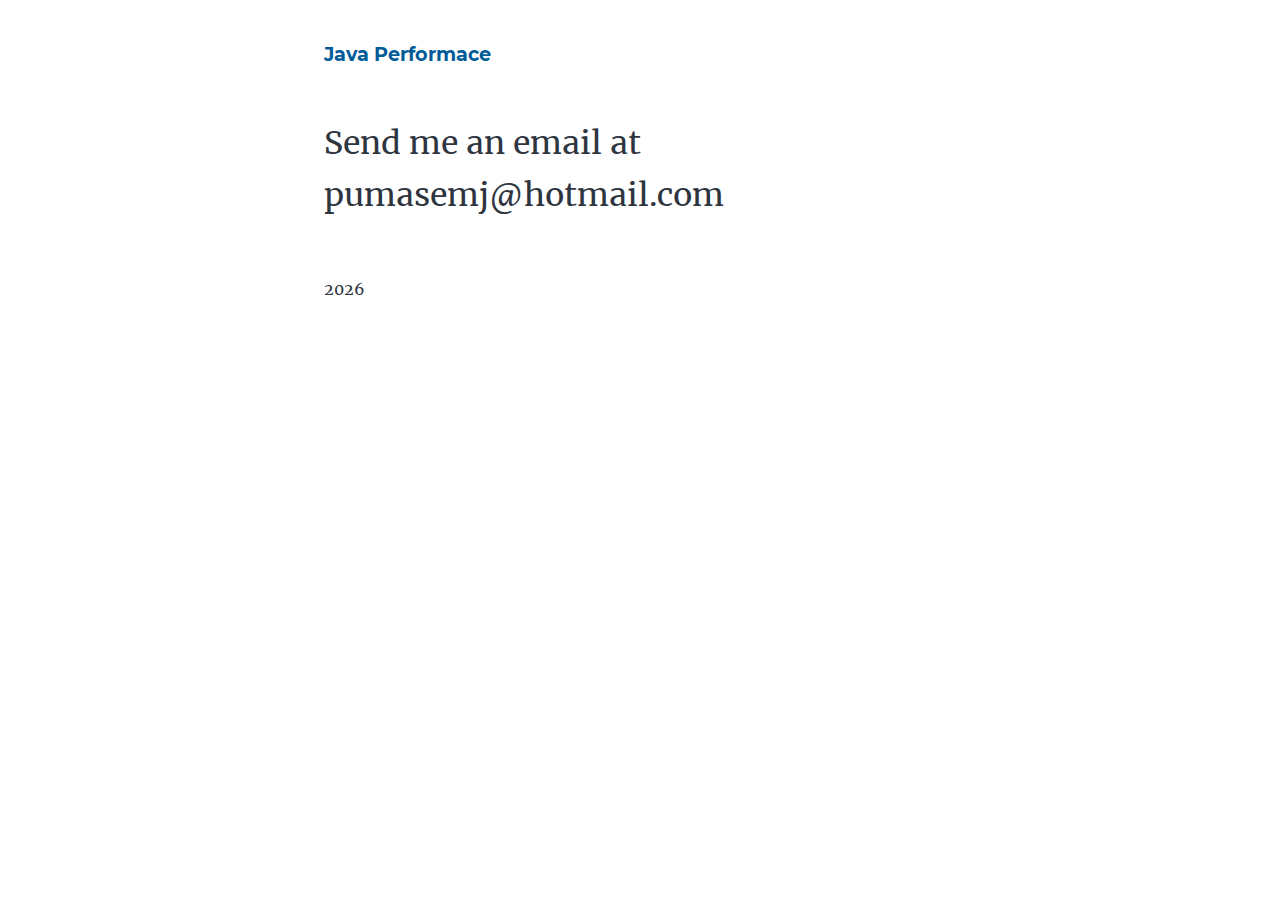
<file: contact/index.html>
<!DOCTYPE html><html><head><meta charSet="utf-8"/><meta http-equiv="x-ua-compatible" content="ie=edge"/><meta name="viewport" content="width=device-width, initial-scale=1, shrink-to-fit=no"/><style data-href="/styles.8e4f4792e636b291c011.css" id="gatsby-global-css">@font-face{font-display:swap;font-family:Montserrat;font-style:normal;font-weight:100;src:local("Montserrat Thin "),local("Montserrat-Thin"),url(/static/montserrat-latin-100-8d7d79679b70dbe27172b6460e7a7910.woff2) format("woff2"),url(/static/montserrat-latin-100-ec38980a9e0119a379e2a9b3dbb1901a.woff) format("woff")}@font-face{font-display:swap;font-family:Montserrat;font-style:italic;font-weight:100;src:local("Montserrat Thin italic"),local("Montserrat-Thinitalic"),url(/static/montserrat-latin-100italic-e279051046ba1286706adc886cf1c96b.woff2) format("woff2"),url(/static/montserrat-latin-100italic-3b325a3173c8207435cd1b76e19bf501.woff) format("woff")}@font-face{font-display:swap;font-family:Montserrat;font-style:normal;font-weight:200;src:local("Montserrat Extra Light "),local("Montserrat-Extra Light"),url(/static/montserrat-latin-200-9d266fbbfa6cab7009bd56003b1eeb67.woff2) format("woff2"),url(/static/montserrat-latin-200-2d8ba08717110d27122e54c34b8a5798.woff) format("woff")}@font-face{font-display:swap;font-family:Montserrat;font-style:italic;font-weight:200;src:local("Montserrat Extra Light italic"),local("Montserrat-Extra Lightitalic"),url(/static/montserrat-latin-200italic-6e5b3756583bb2263eb062eae992735e.woff2) format("woff2"),url(/static/montserrat-latin-200italic-a0d6f343e4b536c582926255367a57da.woff) format("woff")}@font-face{font-display:swap;font-family:Montserrat;font-style:normal;font-weight:300;src:local("Montserrat Light "),local("Montserrat-Light"),url(/static/montserrat-latin-300-00b3e893aab5a8fd632d6342eb72551a.woff2) format("woff2"),url(/static/montserrat-latin-300-ea303695ceab35f17e7d062f30e0173b.woff) format("woff")}@font-face{font-display:swap;font-family:Montserrat;font-style:italic;font-weight:300;src:local("Montserrat Light italic"),local("Montserrat-Lightitalic"),url(/static/montserrat-latin-300italic-56f34ea368f6aedf89583d444bbcb227.woff2) format("woff2"),url(/static/montserrat-latin-300italic-54b0bf2c8c4c12ffafd803be2466a790.woff) format("woff")}@font-face{font-display:swap;font-family:Montserrat;font-style:normal;font-weight:400;src:local("Montserrat Regular "),local("Montserrat-Regular"),url(/static/montserrat-latin-400-b71748ae4f80ec8c014def4c5fa8688b.woff2) format("woff2"),url(/static/montserrat-latin-400-0659a9f4e90db5cf51b50d005bff1e41.woff) format("woff")}@font-face{font-display:swap;font-family:Montserrat;font-style:italic;font-weight:400;src:local("Montserrat Regular italic"),local("Montserrat-Regularitalic"),url(/static/montserrat-latin-400italic-6eed6b4cbb809c6efc7aa7ddad6dbe3e.woff2) format("woff2"),url(/static/montserrat-latin-400italic-7583622cfde30ae49086d18447ab28e7.woff) format("woff")}@font-face{font-display:swap;font-family:Montserrat;font-style:normal;font-weight:500;src:local("Montserrat Medium "),local("Montserrat-Medium"),url(/static/montserrat-latin-500-091b209546e16313fd4f4fc36090c757.woff2) format("woff2"),url(/static/montserrat-latin-500-edd311588712a96bbf435fad264fff62.woff) format("woff")}@font-face{font-display:swap;font-family:Montserrat;font-style:italic;font-weight:500;src:local("Montserrat Medium italic"),local("Montserrat-Mediumitalic"),url(/static/montserrat-latin-500italic-c90ced68b46050061d1a41842d6dfb43.woff2) format("woff2"),url(/static/montserrat-latin-500italic-5146cbfe02b1deea5dffea27a5f2f998.woff) format("woff")}@font-face{font-display:swap;font-family:Montserrat;font-style:normal;font-weight:600;src:local("Montserrat SemiBold "),local("Montserrat-SemiBold"),url(/static/montserrat-latin-600-0480d2f8a71f38db8633b84d8722e0c2.woff2) format("woff2"),url(/static/montserrat-latin-600-b77863a375260a05dd13f86a1cee598f.woff) format("woff")}@font-face{font-display:swap;font-family:Montserrat;font-style:italic;font-weight:600;src:local("Montserrat SemiBold italic"),local("Montserrat-SemiBolditalic"),url(/static/montserrat-latin-600italic-cf46ffb11f3a60d7df0567f8851a1d00.woff2) format("woff2"),url(/static/montserrat-latin-600italic-c4fcfeeb057724724097167e57bd7801.woff) format("woff")}@font-face{font-display:swap;font-family:Montserrat;font-style:normal;font-weight:700;src:local("Montserrat Bold "),local("Montserrat-Bold"),url(/static/montserrat-latin-700-7dbcc8a5ea2289d83f657c25b4be6193.woff2) format("woff2"),url(/static/montserrat-latin-700-99271a835e1cae8c76ef8bba99a8cc4e.woff) format("woff")}@font-face{font-display:swap;font-family:Montserrat;font-style:italic;font-weight:700;src:local("Montserrat Bold italic"),local("Montserrat-Bolditalic"),url(/static/montserrat-latin-700italic-c41ad6bdb4bd504a843d546d0a47958d.woff2) format("woff2"),url(/static/montserrat-latin-700italic-6779372f04095051c62ed36bc1dcc142.woff) format("woff")}@font-face{font-display:swap;font-family:Montserrat;font-style:normal;font-weight:800;src:local("Montserrat ExtraBold "),local("Montserrat-ExtraBold"),url(/static/montserrat-latin-800-db9a3e0ba7eaea32e5f55328ace6cf23.woff2) format("woff2"),url(/static/montserrat-latin-800-4e3c615967a2360f5db87d2f0fd2456f.woff) format("woff")}@font-face{font-display:swap;font-family:Montserrat;font-style:italic;font-weight:800;src:local("Montserrat ExtraBold italic"),local("Montserrat-ExtraBolditalic"),url(/static/montserrat-latin-800italic-bf45bfa14805969eda318973947bc42b.woff2) format("woff2"),url(/static/montserrat-latin-800italic-fe82abb0bcede51bf724254878e0c374.woff) format("woff")}@font-face{font-display:swap;font-family:Montserrat;font-style:normal;font-weight:900;src:local("Montserrat Black "),local("Montserrat-Black"),url(/static/montserrat-latin-900-e66c7edc609e24bacbb705175669d814.woff2) format("woff2"),url(/static/montserrat-latin-900-8211f418baeb8ec880b80ba3c682f957.woff) format("woff")}@font-face{font-display:swap;font-family:Montserrat;font-style:italic;font-weight:900;src:local("Montserrat Black italic"),local("Montserrat-Blackitalic"),url(/static/montserrat-latin-900italic-4454c775e48152c1a72510ceed3603e2.woff2) format("woff2"),url(/static/montserrat-latin-900italic-efcaa0f6a82ee0640b83a0916e6e8d68.woff) format("woff")}@font-face{font-display:swap;font-family:Merriweather;font-style:normal;font-weight:300;src:local("Merriweather Light "),local("Merriweather-Light"),url(/static/merriweather-latin-300-fc117160c69a8ea0851b26dd14748ee4.woff2) format("woff2"),url(/static/merriweather-latin-300-58b18067ebbd21fda77b67e73c241d3b.woff) format("woff")}@font-face{font-display:swap;font-family:Merriweather;font-style:italic;font-weight:300;src:local("Merriweather Light italic"),local("Merriweather-Lightitalic"),url(/static/merriweather-latin-300italic-fe29961474f8dbf77c0aa7b9a629e4bc.woff2) format("woff2"),url(/static/merriweather-latin-300italic-23c3f1f88683618a4fb8d265d33d383a.woff) format("woff")}@font-face{font-display:swap;font-family:Merriweather;font-style:normal;font-weight:400;src:local("Merriweather Regular "),local("Merriweather-Regular"),url(/static/merriweather-latin-400-d9479e8023bef9cbd9bf8d6eabd6bf36.woff2) format("woff2"),url(/static/merriweather-latin-400-040426f99ff6e00b86506452e0d1f10b.woff) format("woff")}@font-face{font-display:swap;font-family:Merriweather;font-style:italic;font-weight:400;src:local("Merriweather Regular italic"),local("Merriweather-Regularitalic"),url(/static/merriweather-latin-400italic-2de7bfeaf08fb03d4315d49947f062f7.woff2) format("woff2"),url(/static/merriweather-latin-400italic-79db67aca65f5285964ab332bd65f451.woff) format("woff")}@font-face{font-display:swap;font-family:Merriweather;font-style:normal;font-weight:700;src:local("Merriweather Bold "),local("Merriweather-Bold"),url(/static/merriweather-latin-700-4b08e01d805fa35d7bf777f1b24314ae.woff2) format("woff2"),url(/static/merriweather-latin-700-22fb8afba4ab1f093b6ef9e28a9b6e92.woff) format("woff")}@font-face{font-display:swap;font-family:Merriweather;font-style:italic;font-weight:700;src:local("Merriweather Bold italic"),local("Merriweather-Bolditalic"),url(/static/merriweather-latin-700italic-cd92541b177652fffb6e3b952f1c33f1.woff2) format("woff2"),url(/static/merriweather-latin-700italic-f87f3d87cea0dd0979bfc8ac9ea90243.woff) format("woff")}@font-face{font-display:swap;font-family:Merriweather;font-style:normal;font-weight:900;src:local("Merriweather Black "),local("Merriweather-Black"),url(/static/merriweather-latin-900-f813fc6a4bee46eda5224ac7ebf1b7be.woff2) format("woff2"),url(/static/merriweather-latin-900-5d4e42cb44410674acd99153d57df032.woff) format("woff")}@font-face{font-display:swap;font-family:Merriweather;font-style:italic;font-weight:900;src:local("Merriweather Black italic"),local("Merriweather-Blackitalic"),url(/static/merriweather-latin-900italic-b7901d85486871c1779c0e93ddd85656.woff2) format("woff2"),url(/static/merriweather-latin-900italic-9647f9fdab98756989a8a5550eb205c3.woff) format("woff")}


/*! normalize.css v8.0.1 | MIT License | github.com/necolas/normalize.css */html{-webkit-text-size-adjust:100%;line-height:1.15}body{margin:0}main{display:block}h1{font-size:2em;margin:.67em 0}hr{box-sizing:content-box;height:0;overflow:visible}pre{font-family:monospace,monospace;font-size:1em}a{background-color:transparent}abbr[title]{border-bottom:none;text-decoration:underline;-webkit-text-decoration:underline dotted;text-decoration:underline dotted}b,strong{font-weight:bolder}code,kbd,samp{font-family:monospace,monospace;font-size:1em}small{font-size:80%}sub,sup{font-size:75%;line-height:0;position:relative;vertical-align:baseline}sub{bottom:-.25em}sup{top:-.5em}img{border-style:none}button,input,optgroup,select,textarea{font-family:inherit;font-size:100%;line-height:1.15;margin:0}button,input{overflow:visible}button,select{text-transform:none}[type=button],[type=reset],[type=submit],button{-webkit-appearance:button}[type=button]::-moz-focus-inner,[type=reset]::-moz-focus-inner,[type=submit]::-moz-focus-inner,button::-moz-focus-inner{border-style:none;padding:0}[type=button]:-moz-focusring,[type=reset]:-moz-focusring,[type=submit]:-moz-focusring,button:-moz-focusring{outline:1px dotted ButtonText}fieldset{padding:.35em .75em .625em}legend{box-sizing:border-box;color:inherit;display:table;max-width:100%;padding:0;white-space:normal}progress{vertical-align:baseline}textarea{overflow:auto}[type=checkbox],[type=radio]{box-sizing:border-box;padding:0}[type=number]::-webkit-inner-spin-button,[type=number]::-webkit-outer-spin-button{height:auto}[type=search]{-webkit-appearance:textfield;outline-offset:-2px}[type=search]::-webkit-search-decoration{-webkit-appearance:none}::-webkit-file-upload-button{-webkit-appearance:button;font:inherit}details{display:block}summary{display:list-item}[hidden]{display:none}:root{--maxWidth-none:"none";--maxWidth-xs:20rem;--maxWidth-sm:24rem;--maxWidth-md:28rem;--maxWidth-lg:32rem;--maxWidth-xl:36rem;--maxWidth-2xl:42rem;--maxWidth-3xl:48rem;--maxWidth-4xl:56rem;--maxWidth-full:"100%";--maxWidth-wrapper:var(--maxWidth-2xl);--spacing-px:"1px";--spacing-0:0;--spacing-1:0.25rem;--spacing-2:0.5rem;--spacing-3:0.75rem;--spacing-4:1rem;--spacing-5:1.25rem;--spacing-6:1.5rem;--spacing-8:2rem;--spacing-10:2.5rem;--spacing-12:3rem;--spacing-16:4rem;--spacing-20:5rem;--spacing-24:6rem;--spacing-32:8rem;--fontFamily-sans:Montserrat,system-ui,-apple-system,BlinkMacSystemFont,"Segoe UI",Roboto,"Helvetica Neue",Arial,"Noto Sans",sans-serif,"Apple Color Emoji","Segoe UI Emoji","Segoe UI Symbol","Noto Color Emoji";--fontFamily-serif:"Merriweather","Georgia",Cambria,"Times New Roman",Times,serif;--font-body:var(--fontFamily-serif);--font-heading:var(--fontFamily-sans);--fontWeight-normal:400;--fontWeight-medium:500;--fontWeight-semibold:600;--fontWeight-bold:700;--fontWeight-extrabold:800;--fontWeight-black:900;--fontSize-root:16px;--lineHeight-none:1;--lineHeight-tight:1.1;--lineHeight-normal:1.5;--lineHeight-relaxed:1.625;--fontSize-0:0.833rem;--fontSize-1:1rem;--fontSize-2:1.2rem;--fontSize-3:1.44rem;--fontSize-4:1.728rem;--fontSize-5:2.074rem;--fontSize-6:2.488rem;--fontSize-7:2.986rem;--color-primary:#005b99;--color-text:#2e353f;--color-text-light:#4f5969;--color-heading:#1a202c;--color-heading-black:#000;--color-accent:#d1dce5}*,:after,:before{box-sizing:border-box}html{-webkit-font-smoothing:antialiased;-moz-osx-font-smoothing:grayscale;font-size:var(--fontSize-root);line-height:var(--lineHeight-normal)}body{color:var(--color-text);font-family:var(--font-body);font-size:var(--fontSize-1)}footer{padding:var(--spacing-6) var(--spacing-0)}hr{background:var(--color-accent);border:0;height:1px}h1,h2,h3,h4,h5,h6{font-family:var(--font-heading);letter-spacing:-.025em;line-height:var(--lineHeight-tight);margin-bottom:var(--spacing-6);margin-top:var(--spacing-12)}h2,h3,h4,h5,h6{color:var(--color-heading);font-weight:var(--fontWeight-bold)}h1{color:var(--color-heading-black);font-size:var(--fontSize-6);font-weight:var(--fontWeight-black)}h2{font-size:var(--fontSize-5)}h3{font-size:var(--fontSize-4)}h4{font-size:var(--fontSize-3)}h5{font-size:var(--fontSize-2)}h6{font-size:var(--fontSize-1)}h1>a,h2>a,h3>a,h4>a,h5>a,h6>a{color:inherit;text-decoration:none}p{--baseline-multiplier:0.179;--x-height-multiplier:0.35;line-height:var(--lineHeight-relaxed);margin:var(--spacing-0) var(--spacing-0) var(--spacing-8) var(--spacing-0)}ol,p,ul{padding:var(--spacing-0)}ol,ul{list-style-image:none;list-style-position:outside;margin-bottom:var(--spacing-8);margin-left:var(--spacing-0);margin-right:var(--spacing-0)}ol li,ul li{padding-left:var(--spacing-0)}li>p,ol li,ul li{margin-bottom:calc(var(--spacing-8)/2)}li :last-child{margin-bottom:var(--spacing-0)}li>ul{margin-left:var(--spacing-8);margin-top:calc(var(--spacing-8)/2)}blockquote{border-left:var(--spacing-1) solid var(--color-primary);color:var(--color-text-light);font-size:var(--fontSize-2);font-style:italic;margin-bottom:var(--spacing-8);margin-left:calc(var(--spacing-6)*-1);margin-right:var(--spacing-8);padding:var(--spacing-0) var(--spacing-0) var(--spacing-0) var(--spacing-6)}blockquote>:last-child{margin-bottom:var(--spacing-0)}blockquote>ol,blockquote>ul{list-style-position:inside}table{border-collapse:collapse;border-spacing:.25rem;margin-bottom:var(--spacing-8);width:100%}table thead tr th{border-bottom:1px solid var(--color-accent)}a{color:var(--color-primary)}a:focus,a:hover{text-decoration:none}.global-wrapper{margin:var(--spacing-0) auto;max-width:var(--maxWidth-wrapper);padding:var(--spacing-10) var(--spacing-5)}.global-wrapper[data-is-root-path=true] .bio{margin-bottom:var(--spacing-20)}.global-header{margin-bottom:var(--spacing-12)}.main-heading{font-size:var(--fontSize-7);margin:0}.post-list-item{margin-bottom:var(--spacing-8);margin-top:var(--spacing-8)}.post-list-item p{margin-bottom:var(--spacing-0)}.post-list-item h2{color:var(--color-primary);font-size:var(--fontSize-4);margin-bottom:var(--spacing-2);margin-top:var(--spacing-0)}.post-list-item header{margin-bottom:var(--spacing-4)}.header-link-home{font-family:var(--font-heading);font-size:var(--fontSize-2);font-weight:var(--fontWeight-bold);text-decoration:none}.bio{display:flex;margin-bottom:var(--spacing-16)}.bio-avatar,.bio p{margin-bottom:var(--spacing-0)}.bio-avatar{border-radius:100%;margin-right:var(--spacing-4);min-width:50px}.blog-post header h1{margin:var(--spacing-0) var(--spacing-0) var(--spacing-4) var(--spacing-0)}.blog-post header p{font-family:var(--font-heading);font-size:var(--fontSize-2)}.blog-post-nav ul{margin:var(--spacing-0)}.gatsby-highlight{margin-bottom:var(--spacing-8)}@media (max-width:42rem){blockquote{margin-left:var(--spacing-0);padding:var(--spacing-0) var(--spacing-0) var(--spacing-0) var(--spacing-4)}ol,ul{list-style-position:inside}}code[class*=language-],pre[class*=language-]{word-wrap:normal;background:none;color:#000;font-family:Consolas,Monaco,Andale Mono,Ubuntu Mono,monospace;font-size:1em;-webkit-hyphens:none;-ms-hyphens:none;hyphens:none;line-height:1.5;-moz-tab-size:4;-o-tab-size:4;tab-size:4;text-align:left;text-shadow:0 1px #fff;white-space:pre;word-break:normal;word-spacing:normal}code[class*=language-]::selection,code[class*=language-] ::selection,pre[class*=language-]::selection,pre[class*=language-] ::selection{background:#b3d4fc;text-shadow:none}@media print{code[class*=language-],pre[class*=language-]{text-shadow:none}}pre[class*=language-]{margin:.5em 0;overflow:auto;padding:1em}:not(pre)>code[class*=language-],pre[class*=language-]{background:#f5f2f0}:not(pre)>code[class*=language-]{border-radius:.3em;padding:.1em;white-space:normal}.token.cdata,.token.comment,.token.doctype,.token.prolog{color:#708090}.token.punctuation{color:#999}.token.namespace{opacity:.7}.token.boolean,.token.constant,.token.deleted,.token.number,.token.property,.token.symbol,.token.tag{color:#905}.token.attr-name,.token.builtin,.token.char,.token.inserted,.token.selector,.token.string{color:#690}.language-css .token.string,.style .token.string,.token.entity,.token.operator,.token.url{background:hsla(0,0%,100%,.5);color:#9a6e3a}.token.atrule,.token.attr-value,.token.keyword{color:#07a}.token.class-name,.token.function{color:#dd4a68}.token.important,.token.regex,.token.variable{color:#e90}.token.bold,.token.important{font-weight:700}.token.italic{font-style:italic}.token.entity{cursor:help}.contact-module--contactBody--2EiS0{font-size:2em}.blog-post-module--title--2ADBZ{color:#818181}</style><meta name="generator" content="Gatsby 3.6.2"/><style>.gatsby-image-wrapper{position:relative;overflow:hidden}.gatsby-image-wrapper img{bottom:0;height:100%;left:0;margin:0;max-width:none;padding:0;position:absolute;right:0;top:0;width:100%;object-fit:cover}.gatsby-image-wrapper [data-main-image]{opacity:0;transform:translateZ(0);transition:opacity .25s linear;will-change:opacity}.gatsby-image-wrapper-constrained{display:inline-block;vertical-align:top}</style><noscript><style>.gatsby-image-wrapper noscript [data-main-image]{opacity:1!important}.gatsby-image-wrapper [data-placeholder-image]{opacity:0!important}</style></noscript><script type="module">const e="undefined"!=typeof HTMLImageElement&&"loading"in HTMLImageElement.prototype;e&&document.body.addEventListener("load",(function(e){if(void 0===e.target.dataset.mainImage)return;if(void 0===e.target.dataset.gatsbyImageSsr)return;const t=e.target;let a=null,n=t;for(;null===a&&n;)void 0!==n.parentNode.dataset.gatsbyImageWrapper&&(a=n.parentNode),n=n.parentNode;const o=a.querySelector("[data-placeholder-image]"),r=new Image;r.src=t.currentSrc,r.decode().catch((()=>{})).then((()=>{t.style.opacity=1,o&&(o.style.opacity=0,o.style.transition="opacity 500ms linear")}))}),!0);</script><link rel="alternate" type="application/rss+xml" href="/rss.xml"/><link rel="icon" href="/favicon-32x32.png?v=4a9773549091c227cd2eb82ccd9c5e3a" type="image/png"/><link rel="manifest" href="/manifest.webmanifest" crossorigin="anonymous"/><meta name="theme-color" content="#663399"/><link rel="apple-touch-icon" sizes="48x48" href="/icons/icon-48x48.png?v=4a9773549091c227cd2eb82ccd9c5e3a"/><link rel="apple-touch-icon" sizes="72x72" href="/icons/icon-72x72.png?v=4a9773549091c227cd2eb82ccd9c5e3a"/><link rel="apple-touch-icon" sizes="96x96" href="/icons/icon-96x96.png?v=4a9773549091c227cd2eb82ccd9c5e3a"/><link rel="apple-touch-icon" sizes="144x144" href="/icons/icon-144x144.png?v=4a9773549091c227cd2eb82ccd9c5e3a"/><link rel="apple-touch-icon" sizes="192x192" href="/icons/icon-192x192.png?v=4a9773549091c227cd2eb82ccd9c5e3a"/><link rel="apple-touch-icon" sizes="256x256" href="/icons/icon-256x256.png?v=4a9773549091c227cd2eb82ccd9c5e3a"/><link rel="apple-touch-icon" sizes="384x384" href="/icons/icon-384x384.png?v=4a9773549091c227cd2eb82ccd9c5e3a"/><link rel="apple-touch-icon" sizes="512x512" href="/icons/icon-512x512.png?v=4a9773549091c227cd2eb82ccd9c5e3a"/><title data-react-helmet="true"></title><link as="script" rel="preload" href="/webpack-runtime-a8ddbad85e0ac5aa80fe.js"/><link as="script" rel="preload" href="/framework-c4b9952841844d9091bc.js"/><link as="script" rel="preload" href="/app-e8f74909d96dafcd4225.js"/><link as="script" rel="preload" href="/component---src-pages-contact-js-eac9c787ba476479efa5.js"/><link as="fetch" rel="preload" href="/page-data/contact/page-data.json" crossorigin="anonymous"/><link as="fetch" rel="preload" href="/page-data/app-data.json" crossorigin="anonymous"/></head><body><div id="___gatsby"><div style="outline:none" tabindex="-1" id="gatsby-focus-wrapper"><div class="global-wrapper" data-is-root-path="false"><header class="global-header"><a class="header-link-home" href="/">Java Performace </a></header><main><p class="contact-module--contactBody--2EiS0"> Send me an email at pumasemj@hotmail.com</p></main><footer>2021</footer></div></div><div id="gatsby-announcer" style="position:absolute;top:0;width:1px;height:1px;padding:0;overflow:hidden;clip:rect(0, 0, 0, 0);white-space:nowrap;border:0" aria-live="assertive" aria-atomic="true"></div></div><script id="gatsby-script-loader">/*<![CDATA[*/window.pagePath="/contact/";/*]]>*/</script><script id="gatsby-chunk-mapping">/*<![CDATA[*/window.___chunkMapping={"polyfill":["/polyfill-d2a314c619ae9d8e67ff.js"],"app":["/app-e8f74909d96dafcd4225.js"],"component---src-pages-404-js":["/component---src-pages-404-js-97593667e44e4660bc60.js"],"component---src-pages-about-js":["/component---src-pages-about-js-d8a23ab7237e6cb943c3.js"],"component---src-pages-contact-js":["/component---src-pages-contact-js-eac9c787ba476479efa5.js"],"component---src-pages-index-js":["/component---src-pages-index-js-23ced06c7b0ed8dec9f8.js"],"component---src-pages-using-typescript-tsx":["/component---src-pages-using-typescript-tsx-ec89e82605e2a0c5e9c7.js"],"component---src-templates-blog-post-js":["/component---src-templates-blog-post-js-0410b590d3cfbb14a87c.js"]};/*]]>*/</script><script src="/polyfill-d2a314c619ae9d8e67ff.js" nomodule=""></script><script src="/component---src-pages-contact-js-eac9c787ba476479efa5.js" async=""></script><script src="/app-e8f74909d96dafcd4225.js" async=""></script><script src="/framework-c4b9952841844d9091bc.js" async=""></script><script src="/webpack-runtime-a8ddbad85e0ac5aa80fe.js" async=""></script></body></html>
</file>
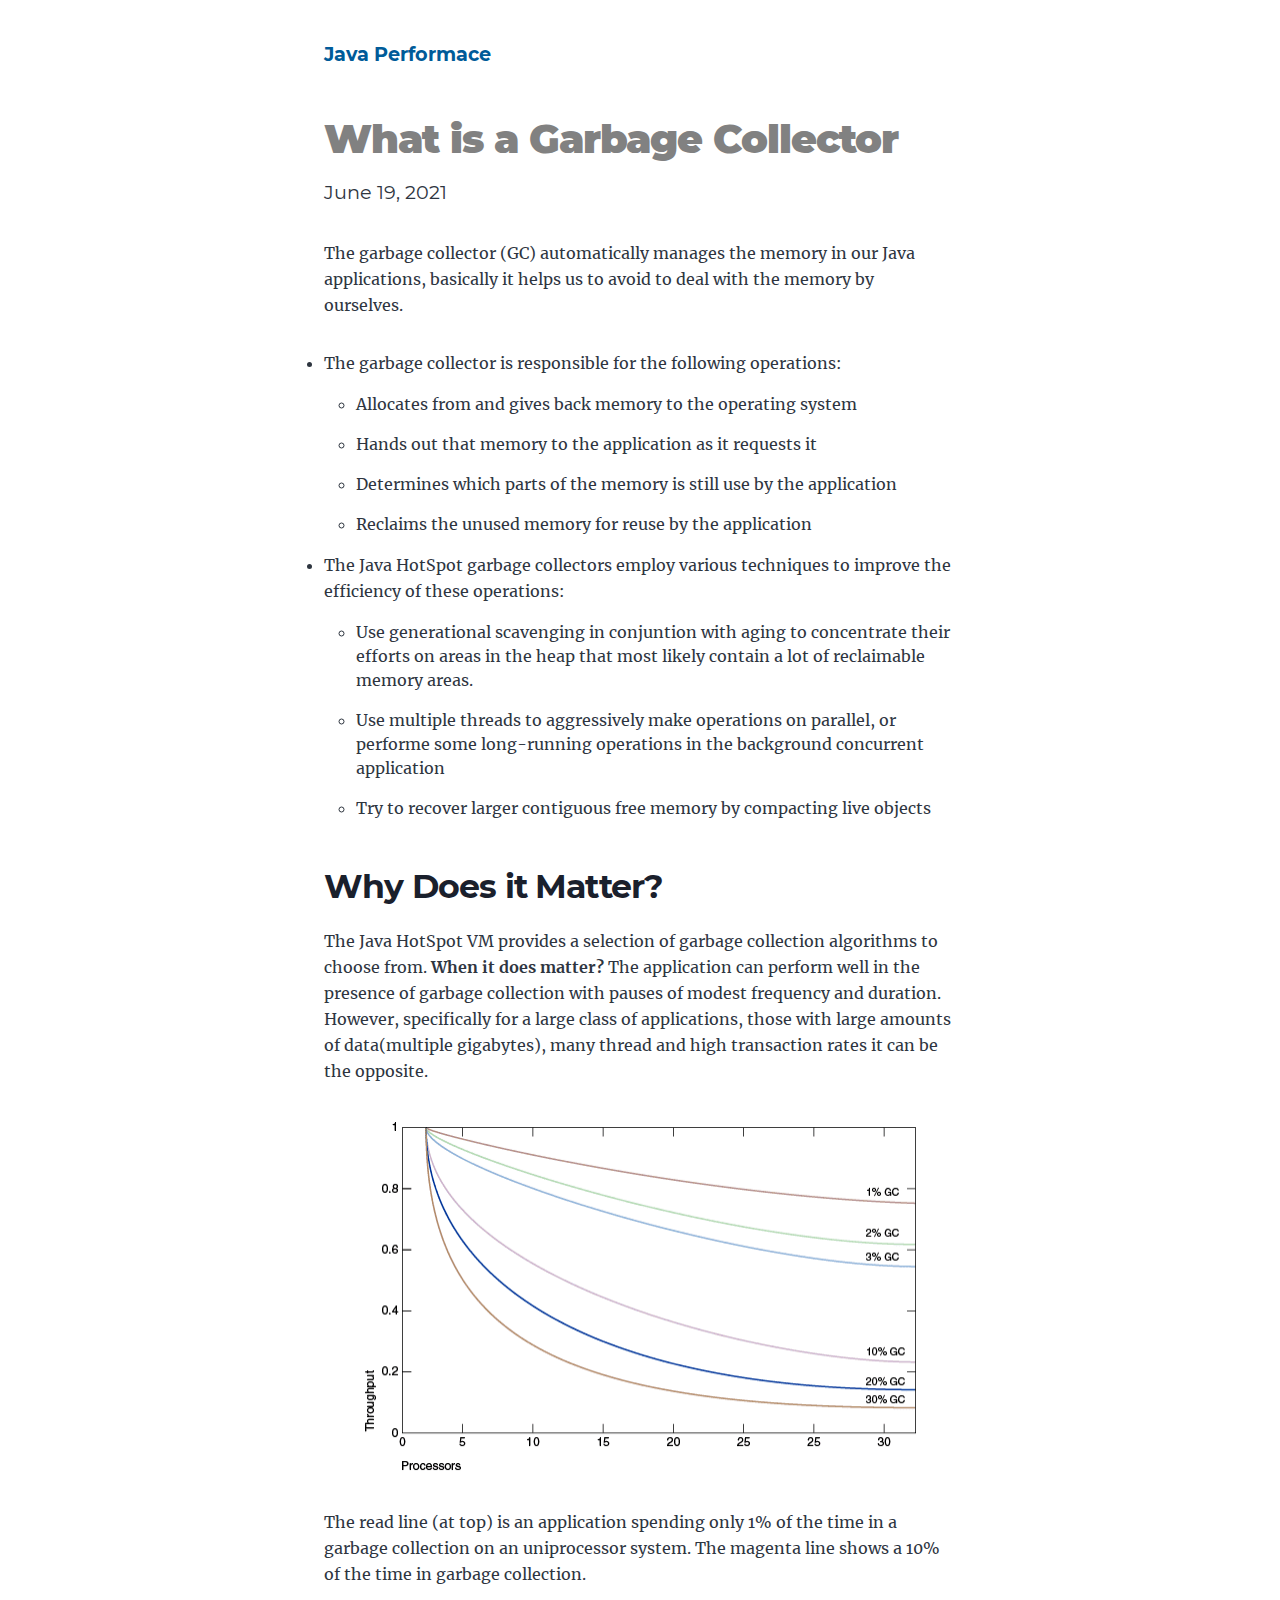
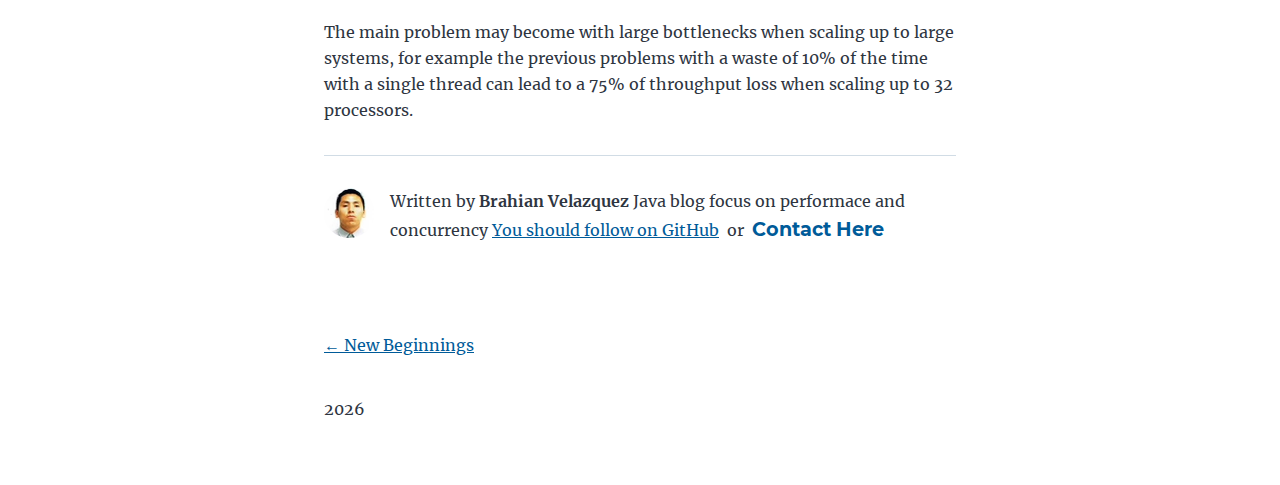
<file: garbage-collector/index.html>
<!DOCTYPE html><html lang="en"><head><meta charSet="utf-8"/><meta http-equiv="x-ua-compatible" content="ie=edge"/><meta name="viewport" content="width=device-width, initial-scale=1, shrink-to-fit=no"/><style data-href="/styles.8e4f4792e636b291c011.css" id="gatsby-global-css">@font-face{font-display:swap;font-family:Montserrat;font-style:normal;font-weight:100;src:local("Montserrat Thin "),local("Montserrat-Thin"),url(/static/montserrat-latin-100-8d7d79679b70dbe27172b6460e7a7910.woff2) format("woff2"),url(/static/montserrat-latin-100-ec38980a9e0119a379e2a9b3dbb1901a.woff) format("woff")}@font-face{font-display:swap;font-family:Montserrat;font-style:italic;font-weight:100;src:local("Montserrat Thin italic"),local("Montserrat-Thinitalic"),url(/static/montserrat-latin-100italic-e279051046ba1286706adc886cf1c96b.woff2) format("woff2"),url(/static/montserrat-latin-100italic-3b325a3173c8207435cd1b76e19bf501.woff) format("woff")}@font-face{font-display:swap;font-family:Montserrat;font-style:normal;font-weight:200;src:local("Montserrat Extra Light "),local("Montserrat-Extra Light"),url(/static/montserrat-latin-200-9d266fbbfa6cab7009bd56003b1eeb67.woff2) format("woff2"),url(/static/montserrat-latin-200-2d8ba08717110d27122e54c34b8a5798.woff) format("woff")}@font-face{font-display:swap;font-family:Montserrat;font-style:italic;font-weight:200;src:local("Montserrat Extra Light italic"),local("Montserrat-Extra Lightitalic"),url(/static/montserrat-latin-200italic-6e5b3756583bb2263eb062eae992735e.woff2) format("woff2"),url(/static/montserrat-latin-200italic-a0d6f343e4b536c582926255367a57da.woff) format("woff")}@font-face{font-display:swap;font-family:Montserrat;font-style:normal;font-weight:300;src:local("Montserrat Light "),local("Montserrat-Light"),url(/static/montserrat-latin-300-00b3e893aab5a8fd632d6342eb72551a.woff2) format("woff2"),url(/static/montserrat-latin-300-ea303695ceab35f17e7d062f30e0173b.woff) format("woff")}@font-face{font-display:swap;font-family:Montserrat;font-style:italic;font-weight:300;src:local("Montserrat Light italic"),local("Montserrat-Lightitalic"),url(/static/montserrat-latin-300italic-56f34ea368f6aedf89583d444bbcb227.woff2) format("woff2"),url(/static/montserrat-latin-300italic-54b0bf2c8c4c12ffafd803be2466a790.woff) format("woff")}@font-face{font-display:swap;font-family:Montserrat;font-style:normal;font-weight:400;src:local("Montserrat Regular "),local("Montserrat-Regular"),url(/static/montserrat-latin-400-b71748ae4f80ec8c014def4c5fa8688b.woff2) format("woff2"),url(/static/montserrat-latin-400-0659a9f4e90db5cf51b50d005bff1e41.woff) format("woff")}@font-face{font-display:swap;font-family:Montserrat;font-style:italic;font-weight:400;src:local("Montserrat Regular italic"),local("Montserrat-Regularitalic"),url(/static/montserrat-latin-400italic-6eed6b4cbb809c6efc7aa7ddad6dbe3e.woff2) format("woff2"),url(/static/montserrat-latin-400italic-7583622cfde30ae49086d18447ab28e7.woff) format("woff")}@font-face{font-display:swap;font-family:Montserrat;font-style:normal;font-weight:500;src:local("Montserrat Medium "),local("Montserrat-Medium"),url(/static/montserrat-latin-500-091b209546e16313fd4f4fc36090c757.woff2) format("woff2"),url(/static/montserrat-latin-500-edd311588712a96bbf435fad264fff62.woff) format("woff")}@font-face{font-display:swap;font-family:Montserrat;font-style:italic;font-weight:500;src:local("Montserrat Medium italic"),local("Montserrat-Mediumitalic"),url(/static/montserrat-latin-500italic-c90ced68b46050061d1a41842d6dfb43.woff2) format("woff2"),url(/static/montserrat-latin-500italic-5146cbfe02b1deea5dffea27a5f2f998.woff) format("woff")}@font-face{font-display:swap;font-family:Montserrat;font-style:normal;font-weight:600;src:local("Montserrat SemiBold "),local("Montserrat-SemiBold"),url(/static/montserrat-latin-600-0480d2f8a71f38db8633b84d8722e0c2.woff2) format("woff2"),url(/static/montserrat-latin-600-b77863a375260a05dd13f86a1cee598f.woff) format("woff")}@font-face{font-display:swap;font-family:Montserrat;font-style:italic;font-weight:600;src:local("Montserrat SemiBold italic"),local("Montserrat-SemiBolditalic"),url(/static/montserrat-latin-600italic-cf46ffb11f3a60d7df0567f8851a1d00.woff2) format("woff2"),url(/static/montserrat-latin-600italic-c4fcfeeb057724724097167e57bd7801.woff) format("woff")}@font-face{font-display:swap;font-family:Montserrat;font-style:normal;font-weight:700;src:local("Montserrat Bold "),local("Montserrat-Bold"),url(/static/montserrat-latin-700-7dbcc8a5ea2289d83f657c25b4be6193.woff2) format("woff2"),url(/static/montserrat-latin-700-99271a835e1cae8c76ef8bba99a8cc4e.woff) format("woff")}@font-face{font-display:swap;font-family:Montserrat;font-style:italic;font-weight:700;src:local("Montserrat Bold italic"),local("Montserrat-Bolditalic"),url(/static/montserrat-latin-700italic-c41ad6bdb4bd504a843d546d0a47958d.woff2) format("woff2"),url(/static/montserrat-latin-700italic-6779372f04095051c62ed36bc1dcc142.woff) format("woff")}@font-face{font-display:swap;font-family:Montserrat;font-style:normal;font-weight:800;src:local("Montserrat ExtraBold "),local("Montserrat-ExtraBold"),url(/static/montserrat-latin-800-db9a3e0ba7eaea32e5f55328ace6cf23.woff2) format("woff2"),url(/static/montserrat-latin-800-4e3c615967a2360f5db87d2f0fd2456f.woff) format("woff")}@font-face{font-display:swap;font-family:Montserrat;font-style:italic;font-weight:800;src:local("Montserrat ExtraBold italic"),local("Montserrat-ExtraBolditalic"),url(/static/montserrat-latin-800italic-bf45bfa14805969eda318973947bc42b.woff2) format("woff2"),url(/static/montserrat-latin-800italic-fe82abb0bcede51bf724254878e0c374.woff) format("woff")}@font-face{font-display:swap;font-family:Montserrat;font-style:normal;font-weight:900;src:local("Montserrat Black "),local("Montserrat-Black"),url(/static/montserrat-latin-900-e66c7edc609e24bacbb705175669d814.woff2) format("woff2"),url(/static/montserrat-latin-900-8211f418baeb8ec880b80ba3c682f957.woff) format("woff")}@font-face{font-display:swap;font-family:Montserrat;font-style:italic;font-weight:900;src:local("Montserrat Black italic"),local("Montserrat-Blackitalic"),url(/static/montserrat-latin-900italic-4454c775e48152c1a72510ceed3603e2.woff2) format("woff2"),url(/static/montserrat-latin-900italic-efcaa0f6a82ee0640b83a0916e6e8d68.woff) format("woff")}@font-face{font-display:swap;font-family:Merriweather;font-style:normal;font-weight:300;src:local("Merriweather Light "),local("Merriweather-Light"),url(/static/merriweather-latin-300-fc117160c69a8ea0851b26dd14748ee4.woff2) format("woff2"),url(/static/merriweather-latin-300-58b18067ebbd21fda77b67e73c241d3b.woff) format("woff")}@font-face{font-display:swap;font-family:Merriweather;font-style:italic;font-weight:300;src:local("Merriweather Light italic"),local("Merriweather-Lightitalic"),url(/static/merriweather-latin-300italic-fe29961474f8dbf77c0aa7b9a629e4bc.woff2) format("woff2"),url(/static/merriweather-latin-300italic-23c3f1f88683618a4fb8d265d33d383a.woff) format("woff")}@font-face{font-display:swap;font-family:Merriweather;font-style:normal;font-weight:400;src:local("Merriweather Regular "),local("Merriweather-Regular"),url(/static/merriweather-latin-400-d9479e8023bef9cbd9bf8d6eabd6bf36.woff2) format("woff2"),url(/static/merriweather-latin-400-040426f99ff6e00b86506452e0d1f10b.woff) format("woff")}@font-face{font-display:swap;font-family:Merriweather;font-style:italic;font-weight:400;src:local("Merriweather Regular italic"),local("Merriweather-Regularitalic"),url(/static/merriweather-latin-400italic-2de7bfeaf08fb03d4315d49947f062f7.woff2) format("woff2"),url(/static/merriweather-latin-400italic-79db67aca65f5285964ab332bd65f451.woff) format("woff")}@font-face{font-display:swap;font-family:Merriweather;font-style:normal;font-weight:700;src:local("Merriweather Bold "),local("Merriweather-Bold"),url(/static/merriweather-latin-700-4b08e01d805fa35d7bf777f1b24314ae.woff2) format("woff2"),url(/static/merriweather-latin-700-22fb8afba4ab1f093b6ef9e28a9b6e92.woff) format("woff")}@font-face{font-display:swap;font-family:Merriweather;font-style:italic;font-weight:700;src:local("Merriweather Bold italic"),local("Merriweather-Bolditalic"),url(/static/merriweather-latin-700italic-cd92541b177652fffb6e3b952f1c33f1.woff2) format("woff2"),url(/static/merriweather-latin-700italic-f87f3d87cea0dd0979bfc8ac9ea90243.woff) format("woff")}@font-face{font-display:swap;font-family:Merriweather;font-style:normal;font-weight:900;src:local("Merriweather Black "),local("Merriweather-Black"),url(/static/merriweather-latin-900-f813fc6a4bee46eda5224ac7ebf1b7be.woff2) format("woff2"),url(/static/merriweather-latin-900-5d4e42cb44410674acd99153d57df032.woff) format("woff")}@font-face{font-display:swap;font-family:Merriweather;font-style:italic;font-weight:900;src:local("Merriweather Black italic"),local("Merriweather-Blackitalic"),url(/static/merriweather-latin-900italic-b7901d85486871c1779c0e93ddd85656.woff2) format("woff2"),url(/static/merriweather-latin-900italic-9647f9fdab98756989a8a5550eb205c3.woff) format("woff")}


/*! normalize.css v8.0.1 | MIT License | github.com/necolas/normalize.css */html{-webkit-text-size-adjust:100%;line-height:1.15}body{margin:0}main{display:block}h1{font-size:2em;margin:.67em 0}hr{box-sizing:content-box;height:0;overflow:visible}pre{font-family:monospace,monospace;font-size:1em}a{background-color:transparent}abbr[title]{border-bottom:none;text-decoration:underline;-webkit-text-decoration:underline dotted;text-decoration:underline dotted}b,strong{font-weight:bolder}code,kbd,samp{font-family:monospace,monospace;font-size:1em}small{font-size:80%}sub,sup{font-size:75%;line-height:0;position:relative;vertical-align:baseline}sub{bottom:-.25em}sup{top:-.5em}img{border-style:none}button,input,optgroup,select,textarea{font-family:inherit;font-size:100%;line-height:1.15;margin:0}button,input{overflow:visible}button,select{text-transform:none}[type=button],[type=reset],[type=submit],button{-webkit-appearance:button}[type=button]::-moz-focus-inner,[type=reset]::-moz-focus-inner,[type=submit]::-moz-focus-inner,button::-moz-focus-inner{border-style:none;padding:0}[type=button]:-moz-focusring,[type=reset]:-moz-focusring,[type=submit]:-moz-focusring,button:-moz-focusring{outline:1px dotted ButtonText}fieldset{padding:.35em .75em .625em}legend{box-sizing:border-box;color:inherit;display:table;max-width:100%;padding:0;white-space:normal}progress{vertical-align:baseline}textarea{overflow:auto}[type=checkbox],[type=radio]{box-sizing:border-box;padding:0}[type=number]::-webkit-inner-spin-button,[type=number]::-webkit-outer-spin-button{height:auto}[type=search]{-webkit-appearance:textfield;outline-offset:-2px}[type=search]::-webkit-search-decoration{-webkit-appearance:none}::-webkit-file-upload-button{-webkit-appearance:button;font:inherit}details{display:block}summary{display:list-item}[hidden]{display:none}:root{--maxWidth-none:"none";--maxWidth-xs:20rem;--maxWidth-sm:24rem;--maxWidth-md:28rem;--maxWidth-lg:32rem;--maxWidth-xl:36rem;--maxWidth-2xl:42rem;--maxWidth-3xl:48rem;--maxWidth-4xl:56rem;--maxWidth-full:"100%";--maxWidth-wrapper:var(--maxWidth-2xl);--spacing-px:"1px";--spacing-0:0;--spacing-1:0.25rem;--spacing-2:0.5rem;--spacing-3:0.75rem;--spacing-4:1rem;--spacing-5:1.25rem;--spacing-6:1.5rem;--spacing-8:2rem;--spacing-10:2.5rem;--spacing-12:3rem;--spacing-16:4rem;--spacing-20:5rem;--spacing-24:6rem;--spacing-32:8rem;--fontFamily-sans:Montserrat,system-ui,-apple-system,BlinkMacSystemFont,"Segoe UI",Roboto,"Helvetica Neue",Arial,"Noto Sans",sans-serif,"Apple Color Emoji","Segoe UI Emoji","Segoe UI Symbol","Noto Color Emoji";--fontFamily-serif:"Merriweather","Georgia",Cambria,"Times New Roman",Times,serif;--font-body:var(--fontFamily-serif);--font-heading:var(--fontFamily-sans);--fontWeight-normal:400;--fontWeight-medium:500;--fontWeight-semibold:600;--fontWeight-bold:700;--fontWeight-extrabold:800;--fontWeight-black:900;--fontSize-root:16px;--lineHeight-none:1;--lineHeight-tight:1.1;--lineHeight-normal:1.5;--lineHeight-relaxed:1.625;--fontSize-0:0.833rem;--fontSize-1:1rem;--fontSize-2:1.2rem;--fontSize-3:1.44rem;--fontSize-4:1.728rem;--fontSize-5:2.074rem;--fontSize-6:2.488rem;--fontSize-7:2.986rem;--color-primary:#005b99;--color-text:#2e353f;--color-text-light:#4f5969;--color-heading:#1a202c;--color-heading-black:#000;--color-accent:#d1dce5}*,:after,:before{box-sizing:border-box}html{-webkit-font-smoothing:antialiased;-moz-osx-font-smoothing:grayscale;font-size:var(--fontSize-root);line-height:var(--lineHeight-normal)}body{color:var(--color-text);font-family:var(--font-body);font-size:var(--fontSize-1)}footer{padding:var(--spacing-6) var(--spacing-0)}hr{background:var(--color-accent);border:0;height:1px}h1,h2,h3,h4,h5,h6{font-family:var(--font-heading);letter-spacing:-.025em;line-height:var(--lineHeight-tight);margin-bottom:var(--spacing-6);margin-top:var(--spacing-12)}h2,h3,h4,h5,h6{color:var(--color-heading);font-weight:var(--fontWeight-bold)}h1{color:var(--color-heading-black);font-size:var(--fontSize-6);font-weight:var(--fontWeight-black)}h2{font-size:var(--fontSize-5)}h3{font-size:var(--fontSize-4)}h4{font-size:var(--fontSize-3)}h5{font-size:var(--fontSize-2)}h6{font-size:var(--fontSize-1)}h1>a,h2>a,h3>a,h4>a,h5>a,h6>a{color:inherit;text-decoration:none}p{--baseline-multiplier:0.179;--x-height-multiplier:0.35;line-height:var(--lineHeight-relaxed);margin:var(--spacing-0) var(--spacing-0) var(--spacing-8) var(--spacing-0)}ol,p,ul{padding:var(--spacing-0)}ol,ul{list-style-image:none;list-style-position:outside;margin-bottom:var(--spacing-8);margin-left:var(--spacing-0);margin-right:var(--spacing-0)}ol li,ul li{padding-left:var(--spacing-0)}li>p,ol li,ul li{margin-bottom:calc(var(--spacing-8)/2)}li :last-child{margin-bottom:var(--spacing-0)}li>ul{margin-left:var(--spacing-8);margin-top:calc(var(--spacing-8)/2)}blockquote{border-left:var(--spacing-1) solid var(--color-primary);color:var(--color-text-light);font-size:var(--fontSize-2);font-style:italic;margin-bottom:var(--spacing-8);margin-left:calc(var(--spacing-6)*-1);margin-right:var(--spacing-8);padding:var(--spacing-0) var(--spacing-0) var(--spacing-0) var(--spacing-6)}blockquote>:last-child{margin-bottom:var(--spacing-0)}blockquote>ol,blockquote>ul{list-style-position:inside}table{border-collapse:collapse;border-spacing:.25rem;margin-bottom:var(--spacing-8);width:100%}table thead tr th{border-bottom:1px solid var(--color-accent)}a{color:var(--color-primary)}a:focus,a:hover{text-decoration:none}.global-wrapper{margin:var(--spacing-0) auto;max-width:var(--maxWidth-wrapper);padding:var(--spacing-10) var(--spacing-5)}.global-wrapper[data-is-root-path=true] .bio{margin-bottom:var(--spacing-20)}.global-header{margin-bottom:var(--spacing-12)}.main-heading{font-size:var(--fontSize-7);margin:0}.post-list-item{margin-bottom:var(--spacing-8);margin-top:var(--spacing-8)}.post-list-item p{margin-bottom:var(--spacing-0)}.post-list-item h2{color:var(--color-primary);font-size:var(--fontSize-4);margin-bottom:var(--spacing-2);margin-top:var(--spacing-0)}.post-list-item header{margin-bottom:var(--spacing-4)}.header-link-home{font-family:var(--font-heading);font-size:var(--fontSize-2);font-weight:var(--fontWeight-bold);text-decoration:none}.bio{display:flex;margin-bottom:var(--spacing-16)}.bio-avatar,.bio p{margin-bottom:var(--spacing-0)}.bio-avatar{border-radius:100%;margin-right:var(--spacing-4);min-width:50px}.blog-post header h1{margin:var(--spacing-0) var(--spacing-0) var(--spacing-4) var(--spacing-0)}.blog-post header p{font-family:var(--font-heading);font-size:var(--fontSize-2)}.blog-post-nav ul{margin:var(--spacing-0)}.gatsby-highlight{margin-bottom:var(--spacing-8)}@media (max-width:42rem){blockquote{margin-left:var(--spacing-0);padding:var(--spacing-0) var(--spacing-0) var(--spacing-0) var(--spacing-4)}ol,ul{list-style-position:inside}}code[class*=language-],pre[class*=language-]{word-wrap:normal;background:none;color:#000;font-family:Consolas,Monaco,Andale Mono,Ubuntu Mono,monospace;font-size:1em;-webkit-hyphens:none;-ms-hyphens:none;hyphens:none;line-height:1.5;-moz-tab-size:4;-o-tab-size:4;tab-size:4;text-align:left;text-shadow:0 1px #fff;white-space:pre;word-break:normal;word-spacing:normal}code[class*=language-]::selection,code[class*=language-] ::selection,pre[class*=language-]::selection,pre[class*=language-] ::selection{background:#b3d4fc;text-shadow:none}@media print{code[class*=language-],pre[class*=language-]{text-shadow:none}}pre[class*=language-]{margin:.5em 0;overflow:auto;padding:1em}:not(pre)>code[class*=language-],pre[class*=language-]{background:#f5f2f0}:not(pre)>code[class*=language-]{border-radius:.3em;padding:.1em;white-space:normal}.token.cdata,.token.comment,.token.doctype,.token.prolog{color:#708090}.token.punctuation{color:#999}.token.namespace{opacity:.7}.token.boolean,.token.constant,.token.deleted,.token.number,.token.property,.token.symbol,.token.tag{color:#905}.token.attr-name,.token.builtin,.token.char,.token.inserted,.token.selector,.token.string{color:#690}.language-css .token.string,.style .token.string,.token.entity,.token.operator,.token.url{background:hsla(0,0%,100%,.5);color:#9a6e3a}.token.atrule,.token.attr-value,.token.keyword{color:#07a}.token.class-name,.token.function{color:#dd4a68}.token.important,.token.regex,.token.variable{color:#e90}.token.bold,.token.important{font-weight:700}.token.italic{font-style:italic}.token.entity{cursor:help}.contact-module--contactBody--2EiS0{font-size:2em}.blog-post-module--title--2ADBZ{color:#818181}</style><meta name="generator" content="Gatsby 3.6.2"/><style>.gatsby-image-wrapper{position:relative;overflow:hidden}.gatsby-image-wrapper img{bottom:0;height:100%;left:0;margin:0;max-width:none;padding:0;position:absolute;right:0;top:0;width:100%;object-fit:cover}.gatsby-image-wrapper [data-main-image]{opacity:0;transform:translateZ(0);transition:opacity .25s linear;will-change:opacity}.gatsby-image-wrapper-constrained{display:inline-block;vertical-align:top}</style><noscript><style>.gatsby-image-wrapper noscript [data-main-image]{opacity:1!important}.gatsby-image-wrapper [data-placeholder-image]{opacity:0!important}</style></noscript><script type="module">const e="undefined"!=typeof HTMLImageElement&&"loading"in HTMLImageElement.prototype;e&&document.body.addEventListener("load",(function(e){if(void 0===e.target.dataset.mainImage)return;if(void 0===e.target.dataset.gatsbyImageSsr)return;const t=e.target;let a=null,n=t;for(;null===a&&n;)void 0!==n.parentNode.dataset.gatsbyImageWrapper&&(a=n.parentNode),n=n.parentNode;const o=a.querySelector("[data-placeholder-image]"),r=new Image;r.src=t.currentSrc,r.decode().catch((()=>{})).then((()=>{t.style.opacity=1,o&&(o.style.opacity=0,o.style.transition="opacity 500ms linear")}))}),!0);</script><link rel="alternate" type="application/rss+xml" href="/rss.xml"/><link rel="icon" href="/favicon-32x32.png?v=4a9773549091c227cd2eb82ccd9c5e3a" type="image/png"/><link rel="manifest" href="/manifest.webmanifest" crossorigin="anonymous"/><meta name="theme-color" content="#663399"/><link rel="apple-touch-icon" sizes="48x48" href="/icons/icon-48x48.png?v=4a9773549091c227cd2eb82ccd9c5e3a"/><link rel="apple-touch-icon" sizes="72x72" href="/icons/icon-72x72.png?v=4a9773549091c227cd2eb82ccd9c5e3a"/><link rel="apple-touch-icon" sizes="96x96" href="/icons/icon-96x96.png?v=4a9773549091c227cd2eb82ccd9c5e3a"/><link rel="apple-touch-icon" sizes="144x144" href="/icons/icon-144x144.png?v=4a9773549091c227cd2eb82ccd9c5e3a"/><link rel="apple-touch-icon" sizes="192x192" href="/icons/icon-192x192.png?v=4a9773549091c227cd2eb82ccd9c5e3a"/><link rel="apple-touch-icon" sizes="256x256" href="/icons/icon-256x256.png?v=4a9773549091c227cd2eb82ccd9c5e3a"/><link rel="apple-touch-icon" sizes="384x384" href="/icons/icon-384x384.png?v=4a9773549091c227cd2eb82ccd9c5e3a"/><link rel="apple-touch-icon" sizes="512x512" href="/icons/icon-512x512.png?v=4a9773549091c227cd2eb82ccd9c5e3a"/><title data-react-helmet="true">What is a Garbage Collector | Java Performace </title><meta data-react-helmet="true" name="description" content="Garbage Collector basics"/><meta data-react-helmet="true" property="og:title" content="What is a Garbage Collector"/><meta data-react-helmet="true" property="og:description" content="Garbage Collector basics"/><meta data-react-helmet="true" property="og:type" content="website"/><meta data-react-helmet="true" name="twitter:card" content="summary"/><meta data-react-helmet="true" name="twitter:creator" content=""/><meta data-react-helmet="true" name="twitter:title" content="What is a Garbage Collector"/><meta data-react-helmet="true" name="twitter:description" content="Garbage Collector basics"/><link as="script" rel="preload" href="/webpack-runtime-a8ddbad85e0ac5aa80fe.js"/><link as="script" rel="preload" href="/framework-c4b9952841844d9091bc.js"/><link as="script" rel="preload" href="/app-e8f74909d96dafcd4225.js"/><link as="script" rel="preload" href="/1943edf48358ec375759a10206b57d36c98a5e6d-caec033c86866ac248bd.js"/><link as="script" rel="preload" href="/component---src-templates-blog-post-js-0410b590d3cfbb14a87c.js"/><link as="fetch" rel="preload" href="/page-data/garbage-collector/page-data.json" crossorigin="anonymous"/><link as="fetch" rel="preload" href="/page-data/sq/d/230163734.json" crossorigin="anonymous"/><link as="fetch" rel="preload" href="/page-data/sq/d/2841359383.json" crossorigin="anonymous"/><link as="fetch" rel="preload" href="/page-data/app-data.json" crossorigin="anonymous"/></head><body><div id="___gatsby"><div style="outline:none" tabindex="-1" id="gatsby-focus-wrapper"><div class="global-wrapper" data-is-root-path="false"><header class="global-header"><a class="header-link-home" href="/">Java Performace </a></header><main><article class="blog-post" itemscope="" itemType="http://schema.org/Article"><header><h1 itemProp="headline" class="blog-post-module--title--2ADBZ">What is a Garbage Collector</h1><p>June 19, 2021</p></header><section itemProp="articleBody"><p>The garbage collector (GC) automatically manages the memory in our Java applications, basically it helps us to avoid to deal with the memory by ourselves.</p>
<ul>
<li>
<p>The garbage collector is responsible for the following operations:</p>
<ul>
<li>Allocates from and gives back memory to the operating system</li>
<li>Hands out that memory to the application as it requests it</li>
<li>Determines which parts of the memory is still use by the application</li>
<li>Reclaims the unused memory for reuse by the application</li>
</ul>
</li>
<li>
<p>The Java HotSpot garbage collectors employ various techniques to improve the efficiency of these operations:</p>
<ul>
<li>Use generational scavenging in conjuntion with aging to concentrate their efforts on areas in the heap that most likely contain a lot of reclaimable memory areas.</li>
<li>Use multiple threads to aggressively make operations on parallel, or performe some long-running operations in the background concurrent application</li>
<li>Try to recover larger contiguous free memory by compacting live objects</li>
</ul>
</li>
</ul>
<h2>Why Does it Matter?</h2>
<p>The Java HotSpot VM provides a selection of garbage collection algorithms to choose from. <strong>When it does matter?</strong> The application can perform well in the presence of garbage collection with pauses of modest frequency and duration.
However, specifically for a large class of applications, those with large amounts of data(multiple gigabytes), many thread and high transaction rates it can be the opposite.  </p>
<p><span
      class="gatsby-resp-image-wrapper"
      style="position: relative; display: block; margin-left: auto; margin-right: auto; max-width: 564px; "
    >
      <a
    class="gatsby-resp-image-link"
    href="/static/2ea2871e44f01f2141fd8906b76ef8ed/ba4d9/gcExample.png"
    style="display: block"
    target="_blank"
    rel="noopener"
  >
    <span
    class="gatsby-resp-image-background-image"
    style="padding-bottom: 63.92405063291139%; position: relative; bottom: 0; left: 0; background-image: url('[data-uri]'); background-size: cover; display: block;"
  ></span>
  <img
        class="gatsby-resp-image-image"
        alt="Alt Text"
        title="Gargabe Collector performance"
        src="/static/2ea2871e44f01f2141fd8906b76ef8ed/ba4d9/gcExample.png"
        srcset="/static/2ea2871e44f01f2141fd8906b76ef8ed/c26ae/gcExample.png 158w,
/static/2ea2871e44f01f2141fd8906b76ef8ed/6bdcf/gcExample.png 315w,
/static/2ea2871e44f01f2141fd8906b76ef8ed/ba4d9/gcExample.png 564w"
        sizes="(max-width: 564px) 100vw, 564px"
        style="width:100%;height:100%;margin:0;vertical-align:middle;position:absolute;top:0;left:0;"
        loading="lazy"
      />
  </a>
    </span></p>
<p>The read line (at top) is an application spending only 1% of the time in a garbage collection on an uniprocessor system. The magenta line shows a 10% of the time in garbage collection.</p>
<p>The main problem may become with large bottlenecks when scaling up to large systems, for example the previous problems with a waste of 10% of the time with a single thread can lead to a 75% of throughput loss when scaling up to 32 processors.</p></section><hr/><footer><div class="bio"><div data-gatsby-image-wrapper="" style="width:50px;height:50px" class="gatsby-image-wrapper bio-avatar"><div aria-hidden="true" data-placeholder-image="" style="opacity:1;transition:opacity 500ms linear;background-color:#f8f8f8;width:50px;height:50px;position:relative"></div><picture><source type="image/avif" data-srcset="/static/b394b3864420cc2067967d4b42ef6b5a/d4bf4/profile-pic.avif 50w,/static/b394b3864420cc2067967d4b42ef6b5a/ee81f/profile-pic.avif 100w" sizes="50px"/><source type="image/webp" data-srcset="/static/b394b3864420cc2067967d4b42ef6b5a/3faea/profile-pic.webp 50w,/static/b394b3864420cc2067967d4b42ef6b5a/6a679/profile-pic.webp 100w" sizes="50px"/><img data-gatsby-image-ssr="" layout="fixed" data-main-image="" style="opacity:0" sizes="50px" decoding="async" loading="lazy" data-src="/static/b394b3864420cc2067967d4b42ef6b5a/d24ee/profile-pic.jpg" data-srcset="/static/b394b3864420cc2067967d4b42ef6b5a/d24ee/profile-pic.jpg 50w,/static/b394b3864420cc2067967d4b42ef6b5a/64618/profile-pic.jpg 100w" alt="Profile picture"/></picture><noscript><picture><source type="image/avif" srcSet="/static/b394b3864420cc2067967d4b42ef6b5a/d4bf4/profile-pic.avif 50w,/static/b394b3864420cc2067967d4b42ef6b5a/ee81f/profile-pic.avif 100w" sizes="50px"/><source type="image/webp" srcSet="/static/b394b3864420cc2067967d4b42ef6b5a/3faea/profile-pic.webp 50w,/static/b394b3864420cc2067967d4b42ef6b5a/6a679/profile-pic.webp 100w" sizes="50px"/><img data-gatsby-image-ssr="" layout="fixed" data-main-image="" style="opacity:0" sizes="50px" decoding="async" loading="lazy" src="/static/b394b3864420cc2067967d4b42ef6b5a/d24ee/profile-pic.jpg" srcSet="/static/b394b3864420cc2067967d4b42ef6b5a/d24ee/profile-pic.jpg 50w,/static/b394b3864420cc2067967d4b42ef6b5a/64618/profile-pic.jpg 100w" alt="Profile picture"/></picture></noscript><script type="module">const t="undefined"!=typeof HTMLImageElement&&"loading"in HTMLImageElement.prototype;if(t){const t=document.querySelectorAll("img[data-main-image]");for(let e of t){e.dataset.src&&(e.setAttribute("src",e.dataset.src),e.removeAttribute("data-src")),e.dataset.srcset&&(e.setAttribute("srcset",e.dataset.srcset),e.removeAttribute("data-srcset"));const t=e.parentNode.querySelectorAll("source[data-srcset]");for(let e of t)e.setAttribute("srcset",e.dataset.srcset),e.removeAttribute("data-srcset");e.complete&&(e.style.opacity=1)}}</script></div><p>Written by <strong>Brahian Velazquez</strong> <!-- -->Java blog focus on performace and concurrency<!-- --> <a href="https://github.com/BrahianVT">You should follow on GitHub</a>  or  <a class="header-link-home" href="/contact">Contact Here</a></p></div></footer></article><nav class="blog-post-nav"><ul style="display:flex;flex-wrap:wrap;justify-content:space-between;list-style:none;padding:0"><li><a rel="prev" href="/new-beginnings/">← <!-- -->New Beginnings</a></li><li></li></ul></nav></main><footer>2021</footer></div></div><div id="gatsby-announcer" style="position:absolute;top:0;width:1px;height:1px;padding:0;overflow:hidden;clip:rect(0, 0, 0, 0);white-space:nowrap;border:0" aria-live="assertive" aria-atomic="true"></div></div><script id="gatsby-script-loader">/*<![CDATA[*/window.pagePath="/garbage-collector/";/*]]>*/</script><script id="gatsby-chunk-mapping">/*<![CDATA[*/window.___chunkMapping={"polyfill":["/polyfill-d2a314c619ae9d8e67ff.js"],"app":["/app-e8f74909d96dafcd4225.js"],"component---src-pages-404-js":["/component---src-pages-404-js-97593667e44e4660bc60.js"],"component---src-pages-about-js":["/component---src-pages-about-js-d8a23ab7237e6cb943c3.js"],"component---src-pages-contact-js":["/component---src-pages-contact-js-eac9c787ba476479efa5.js"],"component---src-pages-index-js":["/component---src-pages-index-js-23ced06c7b0ed8dec9f8.js"],"component---src-pages-using-typescript-tsx":["/component---src-pages-using-typescript-tsx-ec89e82605e2a0c5e9c7.js"],"component---src-templates-blog-post-js":["/component---src-templates-blog-post-js-0410b590d3cfbb14a87c.js"]};/*]]>*/</script><script src="/polyfill-d2a314c619ae9d8e67ff.js" nomodule=""></script><script src="/component---src-templates-blog-post-js-0410b590d3cfbb14a87c.js" async=""></script><script src="/1943edf48358ec375759a10206b57d36c98a5e6d-caec033c86866ac248bd.js" async=""></script><script src="/app-e8f74909d96dafcd4225.js" async=""></script><script src="/framework-c4b9952841844d9091bc.js" async=""></script><script src="/webpack-runtime-a8ddbad85e0ac5aa80fe.js" async=""></script></body></html>
</file>
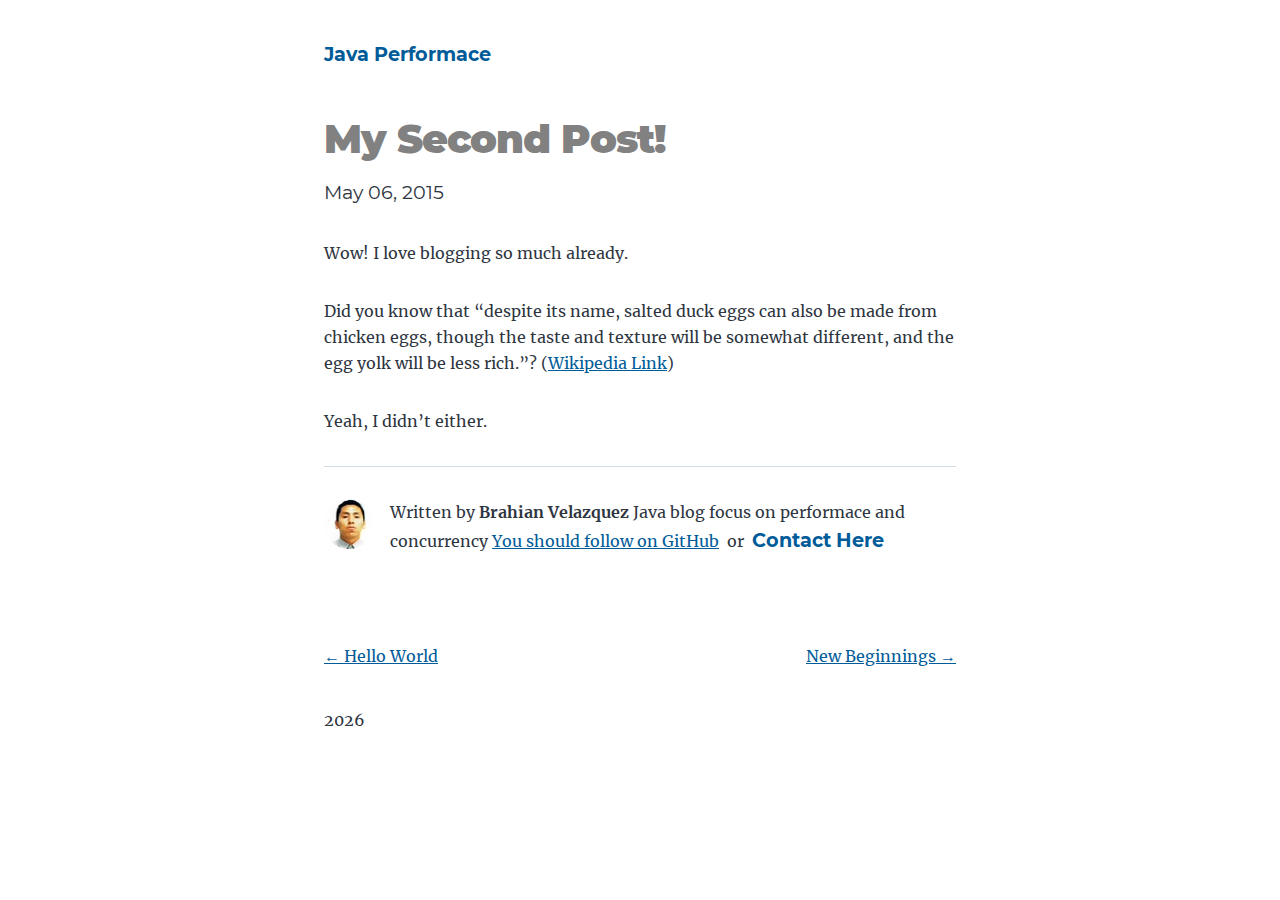
<file: my-second-post/index.html>
<!DOCTYPE html><html lang="en"><head><meta charSet="utf-8"/><meta http-equiv="x-ua-compatible" content="ie=edge"/><meta name="viewport" content="width=device-width, initial-scale=1, shrink-to-fit=no"/><style data-href="/styles.8e4f4792e636b291c011.css" id="gatsby-global-css">@font-face{font-display:swap;font-family:Montserrat;font-style:normal;font-weight:100;src:local("Montserrat Thin "),local("Montserrat-Thin"),url(/static/montserrat-latin-100-8d7d79679b70dbe27172b6460e7a7910.woff2) format("woff2"),url(/static/montserrat-latin-100-ec38980a9e0119a379e2a9b3dbb1901a.woff) format("woff")}@font-face{font-display:swap;font-family:Montserrat;font-style:italic;font-weight:100;src:local("Montserrat Thin italic"),local("Montserrat-Thinitalic"),url(/static/montserrat-latin-100italic-e279051046ba1286706adc886cf1c96b.woff2) format("woff2"),url(/static/montserrat-latin-100italic-3b325a3173c8207435cd1b76e19bf501.woff) format("woff")}@font-face{font-display:swap;font-family:Montserrat;font-style:normal;font-weight:200;src:local("Montserrat Extra Light "),local("Montserrat-Extra Light"),url(/static/montserrat-latin-200-9d266fbbfa6cab7009bd56003b1eeb67.woff2) format("woff2"),url(/static/montserrat-latin-200-2d8ba08717110d27122e54c34b8a5798.woff) format("woff")}@font-face{font-display:swap;font-family:Montserrat;font-style:italic;font-weight:200;src:local("Montserrat Extra Light italic"),local("Montserrat-Extra Lightitalic"),url(/static/montserrat-latin-200italic-6e5b3756583bb2263eb062eae992735e.woff2) format("woff2"),url(/static/montserrat-latin-200italic-a0d6f343e4b536c582926255367a57da.woff) format("woff")}@font-face{font-display:swap;font-family:Montserrat;font-style:normal;font-weight:300;src:local("Montserrat Light "),local("Montserrat-Light"),url(/static/montserrat-latin-300-00b3e893aab5a8fd632d6342eb72551a.woff2) format("woff2"),url(/static/montserrat-latin-300-ea303695ceab35f17e7d062f30e0173b.woff) format("woff")}@font-face{font-display:swap;font-family:Montserrat;font-style:italic;font-weight:300;src:local("Montserrat Light italic"),local("Montserrat-Lightitalic"),url(/static/montserrat-latin-300italic-56f34ea368f6aedf89583d444bbcb227.woff2) format("woff2"),url(/static/montserrat-latin-300italic-54b0bf2c8c4c12ffafd803be2466a790.woff) format("woff")}@font-face{font-display:swap;font-family:Montserrat;font-style:normal;font-weight:400;src:local("Montserrat Regular "),local("Montserrat-Regular"),url(/static/montserrat-latin-400-b71748ae4f80ec8c014def4c5fa8688b.woff2) format("woff2"),url(/static/montserrat-latin-400-0659a9f4e90db5cf51b50d005bff1e41.woff) format("woff")}@font-face{font-display:swap;font-family:Montserrat;font-style:italic;font-weight:400;src:local("Montserrat Regular italic"),local("Montserrat-Regularitalic"),url(/static/montserrat-latin-400italic-6eed6b4cbb809c6efc7aa7ddad6dbe3e.woff2) format("woff2"),url(/static/montserrat-latin-400italic-7583622cfde30ae49086d18447ab28e7.woff) format("woff")}@font-face{font-display:swap;font-family:Montserrat;font-style:normal;font-weight:500;src:local("Montserrat Medium "),local("Montserrat-Medium"),url(/static/montserrat-latin-500-091b209546e16313fd4f4fc36090c757.woff2) format("woff2"),url(/static/montserrat-latin-500-edd311588712a96bbf435fad264fff62.woff) format("woff")}@font-face{font-display:swap;font-family:Montserrat;font-style:italic;font-weight:500;src:local("Montserrat Medium italic"),local("Montserrat-Mediumitalic"),url(/static/montserrat-latin-500italic-c90ced68b46050061d1a41842d6dfb43.woff2) format("woff2"),url(/static/montserrat-latin-500italic-5146cbfe02b1deea5dffea27a5f2f998.woff) format("woff")}@font-face{font-display:swap;font-family:Montserrat;font-style:normal;font-weight:600;src:local("Montserrat SemiBold "),local("Montserrat-SemiBold"),url(/static/montserrat-latin-600-0480d2f8a71f38db8633b84d8722e0c2.woff2) format("woff2"),url(/static/montserrat-latin-600-b77863a375260a05dd13f86a1cee598f.woff) format("woff")}@font-face{font-display:swap;font-family:Montserrat;font-style:italic;font-weight:600;src:local("Montserrat SemiBold italic"),local("Montserrat-SemiBolditalic"),url(/static/montserrat-latin-600italic-cf46ffb11f3a60d7df0567f8851a1d00.woff2) format("woff2"),url(/static/montserrat-latin-600italic-c4fcfeeb057724724097167e57bd7801.woff) format("woff")}@font-face{font-display:swap;font-family:Montserrat;font-style:normal;font-weight:700;src:local("Montserrat Bold "),local("Montserrat-Bold"),url(/static/montserrat-latin-700-7dbcc8a5ea2289d83f657c25b4be6193.woff2) format("woff2"),url(/static/montserrat-latin-700-99271a835e1cae8c76ef8bba99a8cc4e.woff) format("woff")}@font-face{font-display:swap;font-family:Montserrat;font-style:italic;font-weight:700;src:local("Montserrat Bold italic"),local("Montserrat-Bolditalic"),url(/static/montserrat-latin-700italic-c41ad6bdb4bd504a843d546d0a47958d.woff2) format("woff2"),url(/static/montserrat-latin-700italic-6779372f04095051c62ed36bc1dcc142.woff) format("woff")}@font-face{font-display:swap;font-family:Montserrat;font-style:normal;font-weight:800;src:local("Montserrat ExtraBold "),local("Montserrat-ExtraBold"),url(/static/montserrat-latin-800-db9a3e0ba7eaea32e5f55328ace6cf23.woff2) format("woff2"),url(/static/montserrat-latin-800-4e3c615967a2360f5db87d2f0fd2456f.woff) format("woff")}@font-face{font-display:swap;font-family:Montserrat;font-style:italic;font-weight:800;src:local("Montserrat ExtraBold italic"),local("Montserrat-ExtraBolditalic"),url(/static/montserrat-latin-800italic-bf45bfa14805969eda318973947bc42b.woff2) format("woff2"),url(/static/montserrat-latin-800italic-fe82abb0bcede51bf724254878e0c374.woff) format("woff")}@font-face{font-display:swap;font-family:Montserrat;font-style:normal;font-weight:900;src:local("Montserrat Black "),local("Montserrat-Black"),url(/static/montserrat-latin-900-e66c7edc609e24bacbb705175669d814.woff2) format("woff2"),url(/static/montserrat-latin-900-8211f418baeb8ec880b80ba3c682f957.woff) format("woff")}@font-face{font-display:swap;font-family:Montserrat;font-style:italic;font-weight:900;src:local("Montserrat Black italic"),local("Montserrat-Blackitalic"),url(/static/montserrat-latin-900italic-4454c775e48152c1a72510ceed3603e2.woff2) format("woff2"),url(/static/montserrat-latin-900italic-efcaa0f6a82ee0640b83a0916e6e8d68.woff) format("woff")}@font-face{font-display:swap;font-family:Merriweather;font-style:normal;font-weight:300;src:local("Merriweather Light "),local("Merriweather-Light"),url(/static/merriweather-latin-300-fc117160c69a8ea0851b26dd14748ee4.woff2) format("woff2"),url(/static/merriweather-latin-300-58b18067ebbd21fda77b67e73c241d3b.woff) format("woff")}@font-face{font-display:swap;font-family:Merriweather;font-style:italic;font-weight:300;src:local("Merriweather Light italic"),local("Merriweather-Lightitalic"),url(/static/merriweather-latin-300italic-fe29961474f8dbf77c0aa7b9a629e4bc.woff2) format("woff2"),url(/static/merriweather-latin-300italic-23c3f1f88683618a4fb8d265d33d383a.woff) format("woff")}@font-face{font-display:swap;font-family:Merriweather;font-style:normal;font-weight:400;src:local("Merriweather Regular "),local("Merriweather-Regular"),url(/static/merriweather-latin-400-d9479e8023bef9cbd9bf8d6eabd6bf36.woff2) format("woff2"),url(/static/merriweather-latin-400-040426f99ff6e00b86506452e0d1f10b.woff) format("woff")}@font-face{font-display:swap;font-family:Merriweather;font-style:italic;font-weight:400;src:local("Merriweather Regular italic"),local("Merriweather-Regularitalic"),url(/static/merriweather-latin-400italic-2de7bfeaf08fb03d4315d49947f062f7.woff2) format("woff2"),url(/static/merriweather-latin-400italic-79db67aca65f5285964ab332bd65f451.woff) format("woff")}@font-face{font-display:swap;font-family:Merriweather;font-style:normal;font-weight:700;src:local("Merriweather Bold "),local("Merriweather-Bold"),url(/static/merriweather-latin-700-4b08e01d805fa35d7bf777f1b24314ae.woff2) format("woff2"),url(/static/merriweather-latin-700-22fb8afba4ab1f093b6ef9e28a9b6e92.woff) format("woff")}@font-face{font-display:swap;font-family:Merriweather;font-style:italic;font-weight:700;src:local("Merriweather Bold italic"),local("Merriweather-Bolditalic"),url(/static/merriweather-latin-700italic-cd92541b177652fffb6e3b952f1c33f1.woff2) format("woff2"),url(/static/merriweather-latin-700italic-f87f3d87cea0dd0979bfc8ac9ea90243.woff) format("woff")}@font-face{font-display:swap;font-family:Merriweather;font-style:normal;font-weight:900;src:local("Merriweather Black "),local("Merriweather-Black"),url(/static/merriweather-latin-900-f813fc6a4bee46eda5224ac7ebf1b7be.woff2) format("woff2"),url(/static/merriweather-latin-900-5d4e42cb44410674acd99153d57df032.woff) format("woff")}@font-face{font-display:swap;font-family:Merriweather;font-style:italic;font-weight:900;src:local("Merriweather Black italic"),local("Merriweather-Blackitalic"),url(/static/merriweather-latin-900italic-b7901d85486871c1779c0e93ddd85656.woff2) format("woff2"),url(/static/merriweather-latin-900italic-9647f9fdab98756989a8a5550eb205c3.woff) format("woff")}


/*! normalize.css v8.0.1 | MIT License | github.com/necolas/normalize.css */html{-webkit-text-size-adjust:100%;line-height:1.15}body{margin:0}main{display:block}h1{font-size:2em;margin:.67em 0}hr{box-sizing:content-box;height:0;overflow:visible}pre{font-family:monospace,monospace;font-size:1em}a{background-color:transparent}abbr[title]{border-bottom:none;text-decoration:underline;-webkit-text-decoration:underline dotted;text-decoration:underline dotted}b,strong{font-weight:bolder}code,kbd,samp{font-family:monospace,monospace;font-size:1em}small{font-size:80%}sub,sup{font-size:75%;line-height:0;position:relative;vertical-align:baseline}sub{bottom:-.25em}sup{top:-.5em}img{border-style:none}button,input,optgroup,select,textarea{font-family:inherit;font-size:100%;line-height:1.15;margin:0}button,input{overflow:visible}button,select{text-transform:none}[type=button],[type=reset],[type=submit],button{-webkit-appearance:button}[type=button]::-moz-focus-inner,[type=reset]::-moz-focus-inner,[type=submit]::-moz-focus-inner,button::-moz-focus-inner{border-style:none;padding:0}[type=button]:-moz-focusring,[type=reset]:-moz-focusring,[type=submit]:-moz-focusring,button:-moz-focusring{outline:1px dotted ButtonText}fieldset{padding:.35em .75em .625em}legend{box-sizing:border-box;color:inherit;display:table;max-width:100%;padding:0;white-space:normal}progress{vertical-align:baseline}textarea{overflow:auto}[type=checkbox],[type=radio]{box-sizing:border-box;padding:0}[type=number]::-webkit-inner-spin-button,[type=number]::-webkit-outer-spin-button{height:auto}[type=search]{-webkit-appearance:textfield;outline-offset:-2px}[type=search]::-webkit-search-decoration{-webkit-appearance:none}::-webkit-file-upload-button{-webkit-appearance:button;font:inherit}details{display:block}summary{display:list-item}[hidden]{display:none}:root{--maxWidth-none:"none";--maxWidth-xs:20rem;--maxWidth-sm:24rem;--maxWidth-md:28rem;--maxWidth-lg:32rem;--maxWidth-xl:36rem;--maxWidth-2xl:42rem;--maxWidth-3xl:48rem;--maxWidth-4xl:56rem;--maxWidth-full:"100%";--maxWidth-wrapper:var(--maxWidth-2xl);--spacing-px:"1px";--spacing-0:0;--spacing-1:0.25rem;--spacing-2:0.5rem;--spacing-3:0.75rem;--spacing-4:1rem;--spacing-5:1.25rem;--spacing-6:1.5rem;--spacing-8:2rem;--spacing-10:2.5rem;--spacing-12:3rem;--spacing-16:4rem;--spacing-20:5rem;--spacing-24:6rem;--spacing-32:8rem;--fontFamily-sans:Montserrat,system-ui,-apple-system,BlinkMacSystemFont,"Segoe UI",Roboto,"Helvetica Neue",Arial,"Noto Sans",sans-serif,"Apple Color Emoji","Segoe UI Emoji","Segoe UI Symbol","Noto Color Emoji";--fontFamily-serif:"Merriweather","Georgia",Cambria,"Times New Roman",Times,serif;--font-body:var(--fontFamily-serif);--font-heading:var(--fontFamily-sans);--fontWeight-normal:400;--fontWeight-medium:500;--fontWeight-semibold:600;--fontWeight-bold:700;--fontWeight-extrabold:800;--fontWeight-black:900;--fontSize-root:16px;--lineHeight-none:1;--lineHeight-tight:1.1;--lineHeight-normal:1.5;--lineHeight-relaxed:1.625;--fontSize-0:0.833rem;--fontSize-1:1rem;--fontSize-2:1.2rem;--fontSize-3:1.44rem;--fontSize-4:1.728rem;--fontSize-5:2.074rem;--fontSize-6:2.488rem;--fontSize-7:2.986rem;--color-primary:#005b99;--color-text:#2e353f;--color-text-light:#4f5969;--color-heading:#1a202c;--color-heading-black:#000;--color-accent:#d1dce5}*,:after,:before{box-sizing:border-box}html{-webkit-font-smoothing:antialiased;-moz-osx-font-smoothing:grayscale;font-size:var(--fontSize-root);line-height:var(--lineHeight-normal)}body{color:var(--color-text);font-family:var(--font-body);font-size:var(--fontSize-1)}footer{padding:var(--spacing-6) var(--spacing-0)}hr{background:var(--color-accent);border:0;height:1px}h1,h2,h3,h4,h5,h6{font-family:var(--font-heading);letter-spacing:-.025em;line-height:var(--lineHeight-tight);margin-bottom:var(--spacing-6);margin-top:var(--spacing-12)}h2,h3,h4,h5,h6{color:var(--color-heading);font-weight:var(--fontWeight-bold)}h1{color:var(--color-heading-black);font-size:var(--fontSize-6);font-weight:var(--fontWeight-black)}h2{font-size:var(--fontSize-5)}h3{font-size:var(--fontSize-4)}h4{font-size:var(--fontSize-3)}h5{font-size:var(--fontSize-2)}h6{font-size:var(--fontSize-1)}h1>a,h2>a,h3>a,h4>a,h5>a,h6>a{color:inherit;text-decoration:none}p{--baseline-multiplier:0.179;--x-height-multiplier:0.35;line-height:var(--lineHeight-relaxed);margin:var(--spacing-0) var(--spacing-0) var(--spacing-8) var(--spacing-0)}ol,p,ul{padding:var(--spacing-0)}ol,ul{list-style-image:none;list-style-position:outside;margin-bottom:var(--spacing-8);margin-left:var(--spacing-0);margin-right:var(--spacing-0)}ol li,ul li{padding-left:var(--spacing-0)}li>p,ol li,ul li{margin-bottom:calc(var(--spacing-8)/2)}li :last-child{margin-bottom:var(--spacing-0)}li>ul{margin-left:var(--spacing-8);margin-top:calc(var(--spacing-8)/2)}blockquote{border-left:var(--spacing-1) solid var(--color-primary);color:var(--color-text-light);font-size:var(--fontSize-2);font-style:italic;margin-bottom:var(--spacing-8);margin-left:calc(var(--spacing-6)*-1);margin-right:var(--spacing-8);padding:var(--spacing-0) var(--spacing-0) var(--spacing-0) var(--spacing-6)}blockquote>:last-child{margin-bottom:var(--spacing-0)}blockquote>ol,blockquote>ul{list-style-position:inside}table{border-collapse:collapse;border-spacing:.25rem;margin-bottom:var(--spacing-8);width:100%}table thead tr th{border-bottom:1px solid var(--color-accent)}a{color:var(--color-primary)}a:focus,a:hover{text-decoration:none}.global-wrapper{margin:var(--spacing-0) auto;max-width:var(--maxWidth-wrapper);padding:var(--spacing-10) var(--spacing-5)}.global-wrapper[data-is-root-path=true] .bio{margin-bottom:var(--spacing-20)}.global-header{margin-bottom:var(--spacing-12)}.main-heading{font-size:var(--fontSize-7);margin:0}.post-list-item{margin-bottom:var(--spacing-8);margin-top:var(--spacing-8)}.post-list-item p{margin-bottom:var(--spacing-0)}.post-list-item h2{color:var(--color-primary);font-size:var(--fontSize-4);margin-bottom:var(--spacing-2);margin-top:var(--spacing-0)}.post-list-item header{margin-bottom:var(--spacing-4)}.header-link-home{font-family:var(--font-heading);font-size:var(--fontSize-2);font-weight:var(--fontWeight-bold);text-decoration:none}.bio{display:flex;margin-bottom:var(--spacing-16)}.bio-avatar,.bio p{margin-bottom:var(--spacing-0)}.bio-avatar{border-radius:100%;margin-right:var(--spacing-4);min-width:50px}.blog-post header h1{margin:var(--spacing-0) var(--spacing-0) var(--spacing-4) var(--spacing-0)}.blog-post header p{font-family:var(--font-heading);font-size:var(--fontSize-2)}.blog-post-nav ul{margin:var(--spacing-0)}.gatsby-highlight{margin-bottom:var(--spacing-8)}@media (max-width:42rem){blockquote{margin-left:var(--spacing-0);padding:var(--spacing-0) var(--spacing-0) var(--spacing-0) var(--spacing-4)}ol,ul{list-style-position:inside}}code[class*=language-],pre[class*=language-]{word-wrap:normal;background:none;color:#000;font-family:Consolas,Monaco,Andale Mono,Ubuntu Mono,monospace;font-size:1em;-webkit-hyphens:none;-ms-hyphens:none;hyphens:none;line-height:1.5;-moz-tab-size:4;-o-tab-size:4;tab-size:4;text-align:left;text-shadow:0 1px #fff;white-space:pre;word-break:normal;word-spacing:normal}code[class*=language-]::selection,code[class*=language-] ::selection,pre[class*=language-]::selection,pre[class*=language-] ::selection{background:#b3d4fc;text-shadow:none}@media print{code[class*=language-],pre[class*=language-]{text-shadow:none}}pre[class*=language-]{margin:.5em 0;overflow:auto;padding:1em}:not(pre)>code[class*=language-],pre[class*=language-]{background:#f5f2f0}:not(pre)>code[class*=language-]{border-radius:.3em;padding:.1em;white-space:normal}.token.cdata,.token.comment,.token.doctype,.token.prolog{color:#708090}.token.punctuation{color:#999}.token.namespace{opacity:.7}.token.boolean,.token.constant,.token.deleted,.token.number,.token.property,.token.symbol,.token.tag{color:#905}.token.attr-name,.token.builtin,.token.char,.token.inserted,.token.selector,.token.string{color:#690}.language-css .token.string,.style .token.string,.token.entity,.token.operator,.token.url{background:hsla(0,0%,100%,.5);color:#9a6e3a}.token.atrule,.token.attr-value,.token.keyword{color:#07a}.token.class-name,.token.function{color:#dd4a68}.token.important,.token.regex,.token.variable{color:#e90}.token.bold,.token.important{font-weight:700}.token.italic{font-style:italic}.token.entity{cursor:help}.contact-module--contactBody--2EiS0{font-size:2em}.blog-post-module--title--2ADBZ{color:#818181}</style><meta name="generator" content="Gatsby 3.6.2"/><style>.gatsby-image-wrapper{position:relative;overflow:hidden}.gatsby-image-wrapper img{bottom:0;height:100%;left:0;margin:0;max-width:none;padding:0;position:absolute;right:0;top:0;width:100%;object-fit:cover}.gatsby-image-wrapper [data-main-image]{opacity:0;transform:translateZ(0);transition:opacity .25s linear;will-change:opacity}.gatsby-image-wrapper-constrained{display:inline-block;vertical-align:top}</style><noscript><style>.gatsby-image-wrapper noscript [data-main-image]{opacity:1!important}.gatsby-image-wrapper [data-placeholder-image]{opacity:0!important}</style></noscript><script type="module">const e="undefined"!=typeof HTMLImageElement&&"loading"in HTMLImageElement.prototype;e&&document.body.addEventListener("load",(function(e){if(void 0===e.target.dataset.mainImage)return;if(void 0===e.target.dataset.gatsbyImageSsr)return;const t=e.target;let a=null,n=t;for(;null===a&&n;)void 0!==n.parentNode.dataset.gatsbyImageWrapper&&(a=n.parentNode),n=n.parentNode;const o=a.querySelector("[data-placeholder-image]"),r=new Image;r.src=t.currentSrc,r.decode().catch((()=>{})).then((()=>{t.style.opacity=1,o&&(o.style.opacity=0,o.style.transition="opacity 500ms linear")}))}),!0);</script><link rel="alternate" type="application/rss+xml" href="/rss.xml"/><link rel="icon" href="/favicon-32x32.png?v=4a9773549091c227cd2eb82ccd9c5e3a" type="image/png"/><link rel="manifest" href="/manifest.webmanifest" crossorigin="anonymous"/><meta name="theme-color" content="#663399"/><link rel="apple-touch-icon" sizes="48x48" href="/icons/icon-48x48.png?v=4a9773549091c227cd2eb82ccd9c5e3a"/><link rel="apple-touch-icon" sizes="72x72" href="/icons/icon-72x72.png?v=4a9773549091c227cd2eb82ccd9c5e3a"/><link rel="apple-touch-icon" sizes="96x96" href="/icons/icon-96x96.png?v=4a9773549091c227cd2eb82ccd9c5e3a"/><link rel="apple-touch-icon" sizes="144x144" href="/icons/icon-144x144.png?v=4a9773549091c227cd2eb82ccd9c5e3a"/><link rel="apple-touch-icon" sizes="192x192" href="/icons/icon-192x192.png?v=4a9773549091c227cd2eb82ccd9c5e3a"/><link rel="apple-touch-icon" sizes="256x256" href="/icons/icon-256x256.png?v=4a9773549091c227cd2eb82ccd9c5e3a"/><link rel="apple-touch-icon" sizes="384x384" href="/icons/icon-384x384.png?v=4a9773549091c227cd2eb82ccd9c5e3a"/><link rel="apple-touch-icon" sizes="512x512" href="/icons/icon-512x512.png?v=4a9773549091c227cd2eb82ccd9c5e3a"/><title data-react-helmet="true">My Second Post! | Java Performace </title><meta data-react-helmet="true" name="description" content="Wow! I love blogging so much already. Did you know that “despite its name, salted duck eggs can also be made from
chicken eggs, though the taste and texture…"/><meta data-react-helmet="true" property="og:title" content="My Second Post!"/><meta data-react-helmet="true" property="og:description" content="Wow! I love blogging so much already. Did you know that “despite its name, salted duck eggs can also be made from
chicken eggs, though the taste and texture…"/><meta data-react-helmet="true" property="og:type" content="website"/><meta data-react-helmet="true" name="twitter:card" content="summary"/><meta data-react-helmet="true" name="twitter:creator" content=""/><meta data-react-helmet="true" name="twitter:title" content="My Second Post!"/><meta data-react-helmet="true" name="twitter:description" content="Wow! I love blogging so much already. Did you know that “despite its name, salted duck eggs can also be made from
chicken eggs, though the taste and texture…"/><link as="script" rel="preload" href="/webpack-runtime-a8ddbad85e0ac5aa80fe.js"/><link as="script" rel="preload" href="/framework-c4b9952841844d9091bc.js"/><link as="script" rel="preload" href="/app-e8f74909d96dafcd4225.js"/><link as="script" rel="preload" href="/1943edf48358ec375759a10206b57d36c98a5e6d-caec033c86866ac248bd.js"/><link as="script" rel="preload" href="/component---src-templates-blog-post-js-0410b590d3cfbb14a87c.js"/><link as="fetch" rel="preload" href="/page-data/my-second-post/page-data.json" crossorigin="anonymous"/><link as="fetch" rel="preload" href="/page-data/sq/d/230163734.json" crossorigin="anonymous"/><link as="fetch" rel="preload" href="/page-data/sq/d/2841359383.json" crossorigin="anonymous"/><link as="fetch" rel="preload" href="/page-data/app-data.json" crossorigin="anonymous"/></head><body><div id="___gatsby"><div style="outline:none" tabindex="-1" id="gatsby-focus-wrapper"><div class="global-wrapper" data-is-root-path="false"><header class="global-header"><a class="header-link-home" href="/">Java Performace </a></header><main><article class="blog-post" itemscope="" itemType="http://schema.org/Article"><header><h1 itemProp="headline" class="blog-post-module--title--2ADBZ">My Second Post!</h1><p>May 06, 2015</p></header><section itemProp="articleBody"><p>Wow! I love blogging so much already.</p>
<p>Did you know that “despite its name, salted duck eggs can also be made from
chicken eggs, though the taste and texture will be somewhat different, and the
egg yolk will be less rich.”?
(<a href="https://en.wikipedia.org/wiki/Salted_duck_egg">Wikipedia Link</a>)</p>
<p>Yeah, I didn’t either.</p></section><hr/><footer><div class="bio"><div data-gatsby-image-wrapper="" style="width:50px;height:50px" class="gatsby-image-wrapper bio-avatar"><div aria-hidden="true" data-placeholder-image="" style="opacity:1;transition:opacity 500ms linear;background-color:#f8f8f8;width:50px;height:50px;position:relative"></div><picture><source type="image/avif" data-srcset="/static/b394b3864420cc2067967d4b42ef6b5a/d4bf4/profile-pic.avif 50w,/static/b394b3864420cc2067967d4b42ef6b5a/ee81f/profile-pic.avif 100w" sizes="50px"/><source type="image/webp" data-srcset="/static/b394b3864420cc2067967d4b42ef6b5a/3faea/profile-pic.webp 50w,/static/b394b3864420cc2067967d4b42ef6b5a/6a679/profile-pic.webp 100w" sizes="50px"/><img data-gatsby-image-ssr="" layout="fixed" data-main-image="" style="opacity:0" sizes="50px" decoding="async" loading="lazy" data-src="/static/b394b3864420cc2067967d4b42ef6b5a/d24ee/profile-pic.jpg" data-srcset="/static/b394b3864420cc2067967d4b42ef6b5a/d24ee/profile-pic.jpg 50w,/static/b394b3864420cc2067967d4b42ef6b5a/64618/profile-pic.jpg 100w" alt="Profile picture"/></picture><noscript><picture><source type="image/avif" srcSet="/static/b394b3864420cc2067967d4b42ef6b5a/d4bf4/profile-pic.avif 50w,/static/b394b3864420cc2067967d4b42ef6b5a/ee81f/profile-pic.avif 100w" sizes="50px"/><source type="image/webp" srcSet="/static/b394b3864420cc2067967d4b42ef6b5a/3faea/profile-pic.webp 50w,/static/b394b3864420cc2067967d4b42ef6b5a/6a679/profile-pic.webp 100w" sizes="50px"/><img data-gatsby-image-ssr="" layout="fixed" data-main-image="" style="opacity:0" sizes="50px" decoding="async" loading="lazy" src="/static/b394b3864420cc2067967d4b42ef6b5a/d24ee/profile-pic.jpg" srcSet="/static/b394b3864420cc2067967d4b42ef6b5a/d24ee/profile-pic.jpg 50w,/static/b394b3864420cc2067967d4b42ef6b5a/64618/profile-pic.jpg 100w" alt="Profile picture"/></picture></noscript><script type="module">const t="undefined"!=typeof HTMLImageElement&&"loading"in HTMLImageElement.prototype;if(t){const t=document.querySelectorAll("img[data-main-image]");for(let e of t){e.dataset.src&&(e.setAttribute("src",e.dataset.src),e.removeAttribute("data-src")),e.dataset.srcset&&(e.setAttribute("srcset",e.dataset.srcset),e.removeAttribute("data-srcset"));const t=e.parentNode.querySelectorAll("source[data-srcset]");for(let e of t)e.setAttribute("srcset",e.dataset.srcset),e.removeAttribute("data-srcset");e.complete&&(e.style.opacity=1)}}</script></div><p>Written by <strong>Brahian Velazquez</strong> <!-- -->Java blog focus on performace and concurrency<!-- --> <a href="https://github.com/BrahianVT">You should follow on GitHub</a>  or  <a class="header-link-home" href="/contact">Contact Here</a></p></div></footer></article><nav class="blog-post-nav"><ul style="display:flex;flex-wrap:wrap;justify-content:space-between;list-style:none;padding:0"><li><a rel="prev" href="/hello-world/">← <!-- -->Hello World</a></li><li><a rel="next" href="/new-beginnings/">New Beginnings<!-- --> →</a></li></ul></nav></main><footer>2021</footer></div></div><div id="gatsby-announcer" style="position:absolute;top:0;width:1px;height:1px;padding:0;overflow:hidden;clip:rect(0, 0, 0, 0);white-space:nowrap;border:0" aria-live="assertive" aria-atomic="true"></div></div><script id="gatsby-script-loader">/*<![CDATA[*/window.pagePath="/my-second-post/";/*]]>*/</script><script id="gatsby-chunk-mapping">/*<![CDATA[*/window.___chunkMapping={"polyfill":["/polyfill-d2a314c619ae9d8e67ff.js"],"app":["/app-e8f74909d96dafcd4225.js"],"component---src-pages-404-js":["/component---src-pages-404-js-97593667e44e4660bc60.js"],"component---src-pages-about-js":["/component---src-pages-about-js-d8a23ab7237e6cb943c3.js"],"component---src-pages-contact-js":["/component---src-pages-contact-js-eac9c787ba476479efa5.js"],"component---src-pages-index-js":["/component---src-pages-index-js-23ced06c7b0ed8dec9f8.js"],"component---src-pages-using-typescript-tsx":["/component---src-pages-using-typescript-tsx-ec89e82605e2a0c5e9c7.js"],"component---src-templates-blog-post-js":["/component---src-templates-blog-post-js-0410b590d3cfbb14a87c.js"]};/*]]>*/</script><script src="/polyfill-d2a314c619ae9d8e67ff.js" nomodule=""></script><script src="/component---src-templates-blog-post-js-0410b590d3cfbb14a87c.js" async=""></script><script src="/1943edf48358ec375759a10206b57d36c98a5e6d-caec033c86866ac248bd.js" async=""></script><script src="/app-e8f74909d96dafcd4225.js" async=""></script><script src="/framework-c4b9952841844d9091bc.js" async=""></script><script src="/webpack-runtime-a8ddbad85e0ac5aa80fe.js" async=""></script></body></html>
</file>
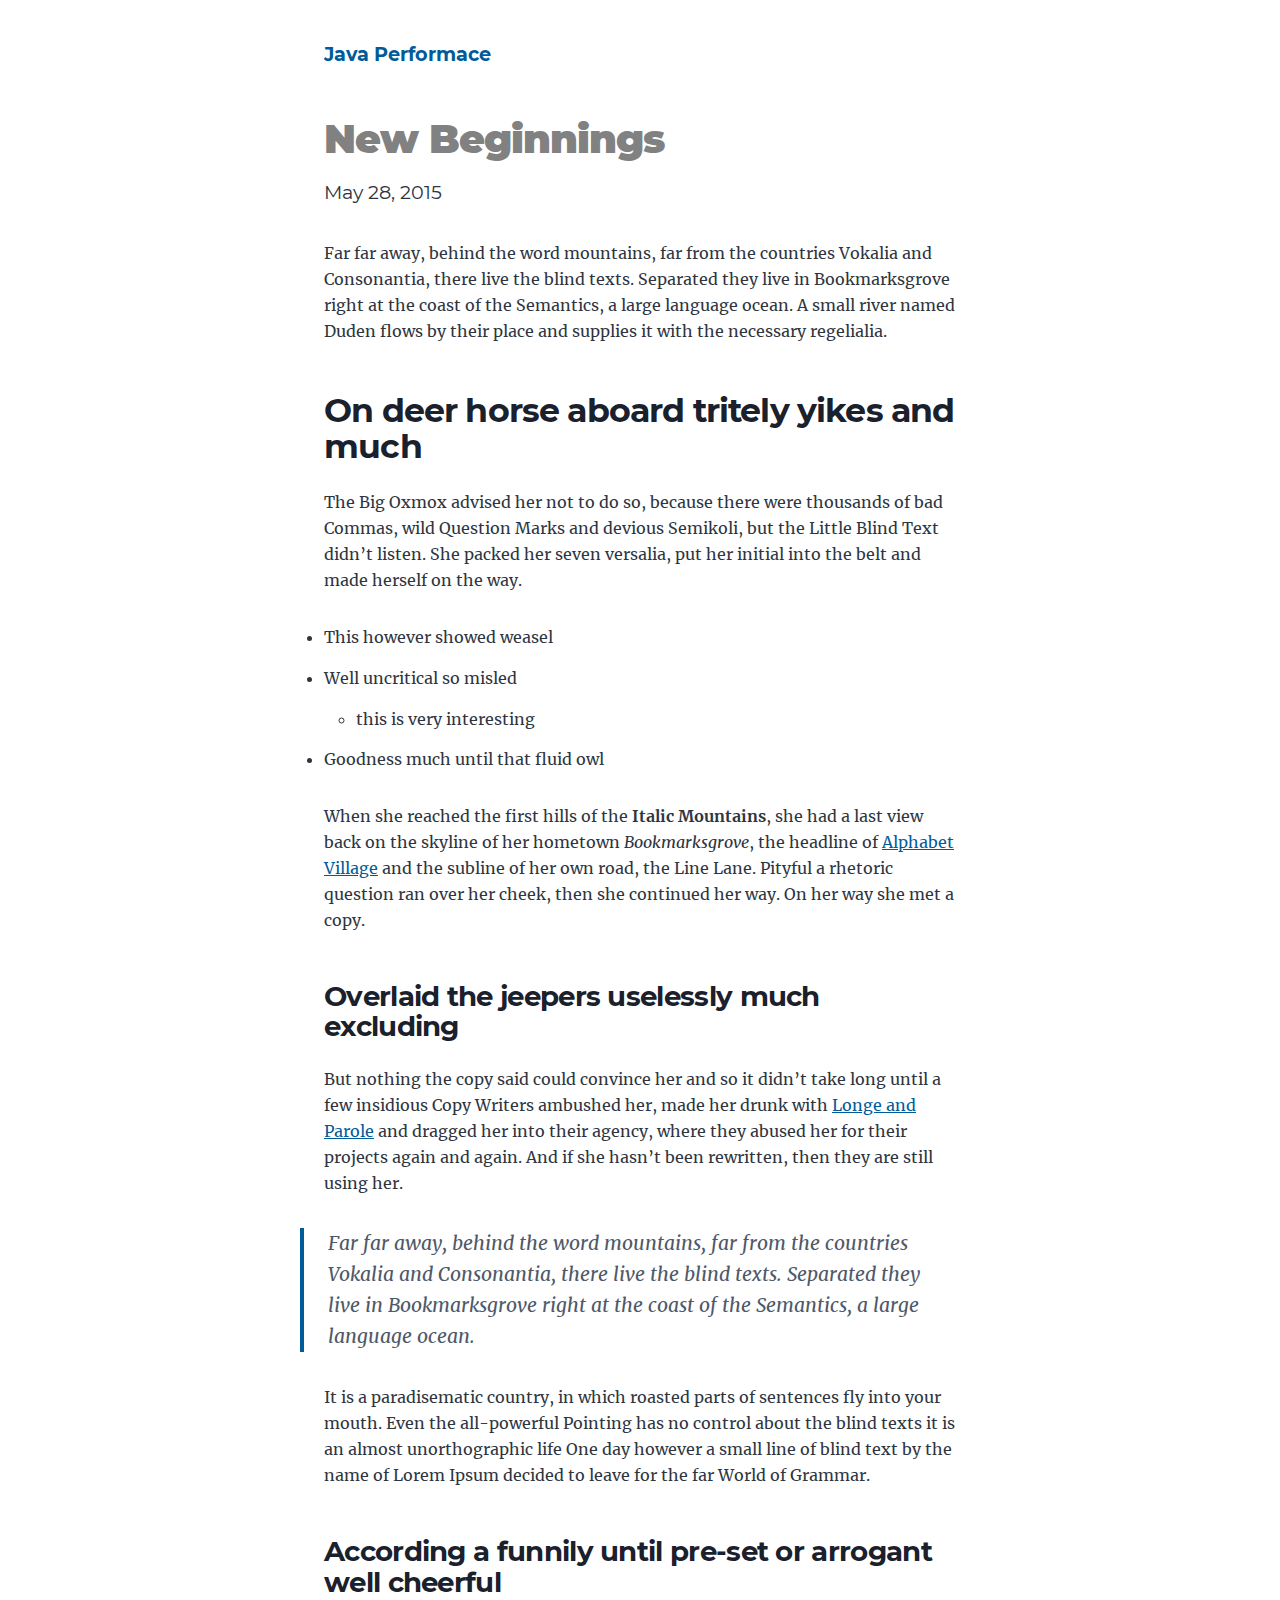
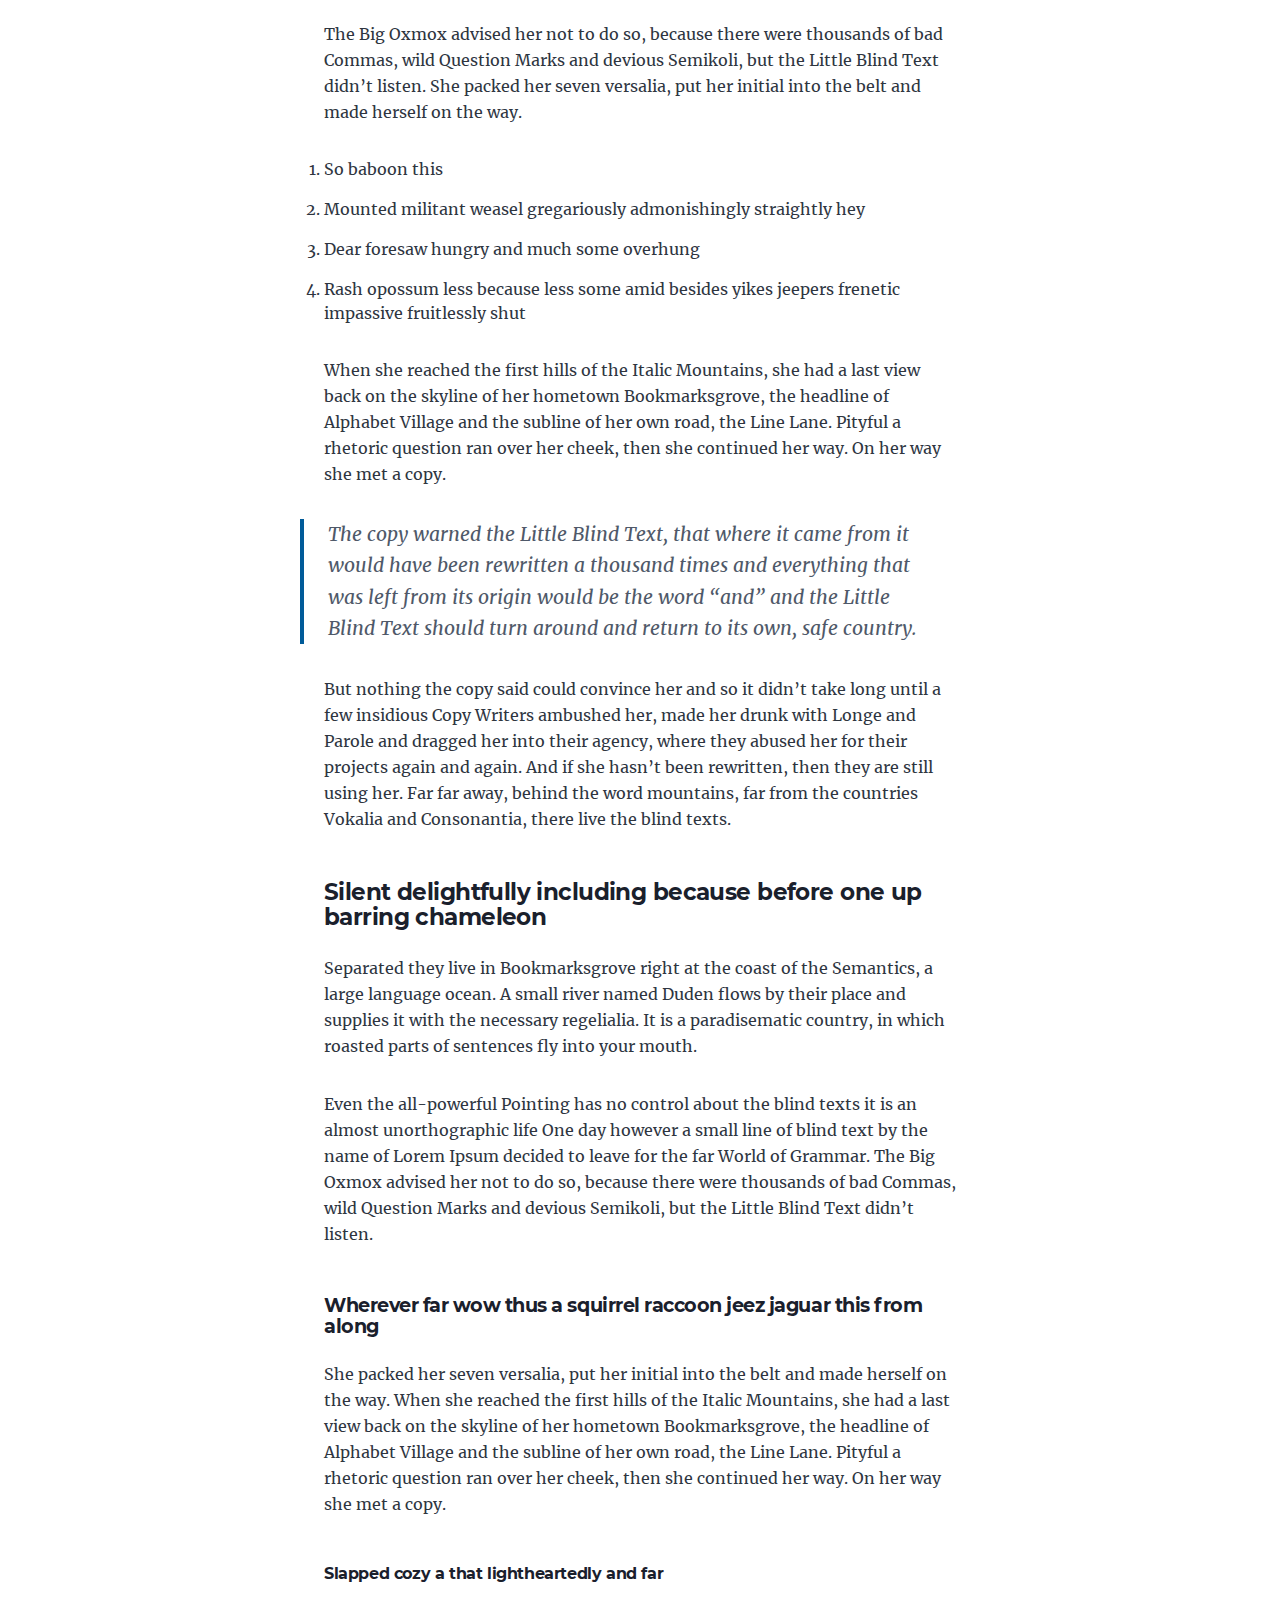
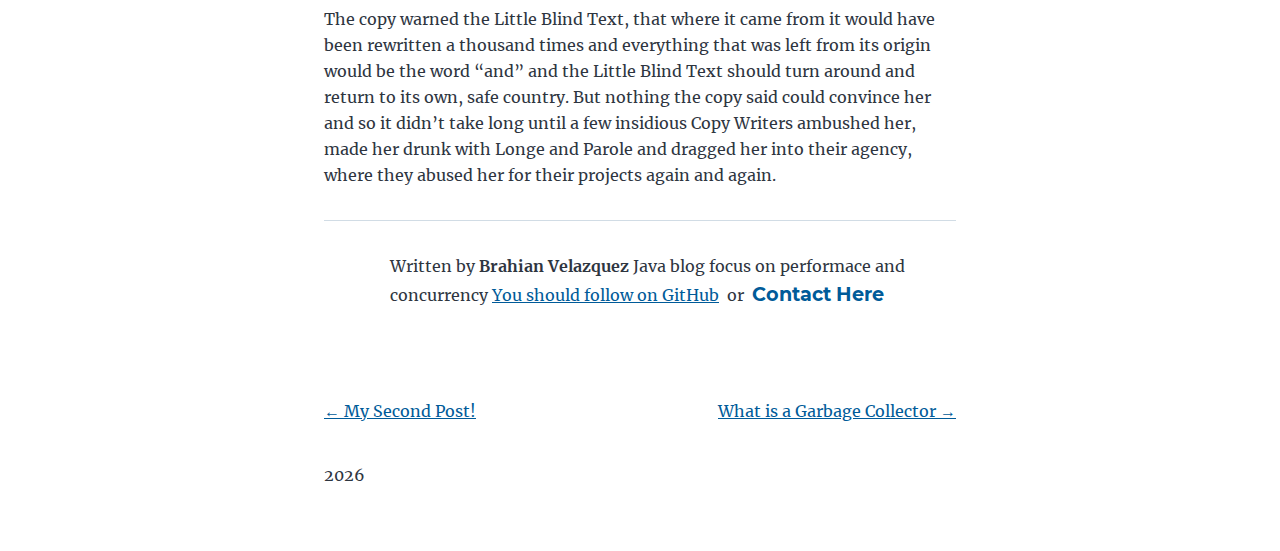
<file: new-beginnings/index.html>
<!DOCTYPE html><html lang="en"><head><meta charSet="utf-8"/><meta http-equiv="x-ua-compatible" content="ie=edge"/><meta name="viewport" content="width=device-width, initial-scale=1, shrink-to-fit=no"/><style data-href="/styles.8e4f4792e636b291c011.css" id="gatsby-global-css">@font-face{font-display:swap;font-family:Montserrat;font-style:normal;font-weight:100;src:local("Montserrat Thin "),local("Montserrat-Thin"),url(/static/montserrat-latin-100-8d7d79679b70dbe27172b6460e7a7910.woff2) format("woff2"),url(/static/montserrat-latin-100-ec38980a9e0119a379e2a9b3dbb1901a.woff) format("woff")}@font-face{font-display:swap;font-family:Montserrat;font-style:italic;font-weight:100;src:local("Montserrat Thin italic"),local("Montserrat-Thinitalic"),url(/static/montserrat-latin-100italic-e279051046ba1286706adc886cf1c96b.woff2) format("woff2"),url(/static/montserrat-latin-100italic-3b325a3173c8207435cd1b76e19bf501.woff) format("woff")}@font-face{font-display:swap;font-family:Montserrat;font-style:normal;font-weight:200;src:local("Montserrat Extra Light "),local("Montserrat-Extra Light"),url(/static/montserrat-latin-200-9d266fbbfa6cab7009bd56003b1eeb67.woff2) format("woff2"),url(/static/montserrat-latin-200-2d8ba08717110d27122e54c34b8a5798.woff) format("woff")}@font-face{font-display:swap;font-family:Montserrat;font-style:italic;font-weight:200;src:local("Montserrat Extra Light italic"),local("Montserrat-Extra Lightitalic"),url(/static/montserrat-latin-200italic-6e5b3756583bb2263eb062eae992735e.woff2) format("woff2"),url(/static/montserrat-latin-200italic-a0d6f343e4b536c582926255367a57da.woff) format("woff")}@font-face{font-display:swap;font-family:Montserrat;font-style:normal;font-weight:300;src:local("Montserrat Light "),local("Montserrat-Light"),url(/static/montserrat-latin-300-00b3e893aab5a8fd632d6342eb72551a.woff2) format("woff2"),url(/static/montserrat-latin-300-ea303695ceab35f17e7d062f30e0173b.woff) format("woff")}@font-face{font-display:swap;font-family:Montserrat;font-style:italic;font-weight:300;src:local("Montserrat Light italic"),local("Montserrat-Lightitalic"),url(/static/montserrat-latin-300italic-56f34ea368f6aedf89583d444bbcb227.woff2) format("woff2"),url(/static/montserrat-latin-300italic-54b0bf2c8c4c12ffafd803be2466a790.woff) format("woff")}@font-face{font-display:swap;font-family:Montserrat;font-style:normal;font-weight:400;src:local("Montserrat Regular "),local("Montserrat-Regular"),url(/static/montserrat-latin-400-b71748ae4f80ec8c014def4c5fa8688b.woff2) format("woff2"),url(/static/montserrat-latin-400-0659a9f4e90db5cf51b50d005bff1e41.woff) format("woff")}@font-face{font-display:swap;font-family:Montserrat;font-style:italic;font-weight:400;src:local("Montserrat Regular italic"),local("Montserrat-Regularitalic"),url(/static/montserrat-latin-400italic-6eed6b4cbb809c6efc7aa7ddad6dbe3e.woff2) format("woff2"),url(/static/montserrat-latin-400italic-7583622cfde30ae49086d18447ab28e7.woff) format("woff")}@font-face{font-display:swap;font-family:Montserrat;font-style:normal;font-weight:500;src:local("Montserrat Medium "),local("Montserrat-Medium"),url(/static/montserrat-latin-500-091b209546e16313fd4f4fc36090c757.woff2) format("woff2"),url(/static/montserrat-latin-500-edd311588712a96bbf435fad264fff62.woff) format("woff")}@font-face{font-display:swap;font-family:Montserrat;font-style:italic;font-weight:500;src:local("Montserrat Medium italic"),local("Montserrat-Mediumitalic"),url(/static/montserrat-latin-500italic-c90ced68b46050061d1a41842d6dfb43.woff2) format("woff2"),url(/static/montserrat-latin-500italic-5146cbfe02b1deea5dffea27a5f2f998.woff) format("woff")}@font-face{font-display:swap;font-family:Montserrat;font-style:normal;font-weight:600;src:local("Montserrat SemiBold "),local("Montserrat-SemiBold"),url(/static/montserrat-latin-600-0480d2f8a71f38db8633b84d8722e0c2.woff2) format("woff2"),url(/static/montserrat-latin-600-b77863a375260a05dd13f86a1cee598f.woff) format("woff")}@font-face{font-display:swap;font-family:Montserrat;font-style:italic;font-weight:600;src:local("Montserrat SemiBold italic"),local("Montserrat-SemiBolditalic"),url(/static/montserrat-latin-600italic-cf46ffb11f3a60d7df0567f8851a1d00.woff2) format("woff2"),url(/static/montserrat-latin-600italic-c4fcfeeb057724724097167e57bd7801.woff) format("woff")}@font-face{font-display:swap;font-family:Montserrat;font-style:normal;font-weight:700;src:local("Montserrat Bold "),local("Montserrat-Bold"),url(/static/montserrat-latin-700-7dbcc8a5ea2289d83f657c25b4be6193.woff2) format("woff2"),url(/static/montserrat-latin-700-99271a835e1cae8c76ef8bba99a8cc4e.woff) format("woff")}@font-face{font-display:swap;font-family:Montserrat;font-style:italic;font-weight:700;src:local("Montserrat Bold italic"),local("Montserrat-Bolditalic"),url(/static/montserrat-latin-700italic-c41ad6bdb4bd504a843d546d0a47958d.woff2) format("woff2"),url(/static/montserrat-latin-700italic-6779372f04095051c62ed36bc1dcc142.woff) format("woff")}@font-face{font-display:swap;font-family:Montserrat;font-style:normal;font-weight:800;src:local("Montserrat ExtraBold "),local("Montserrat-ExtraBold"),url(/static/montserrat-latin-800-db9a3e0ba7eaea32e5f55328ace6cf23.woff2) format("woff2"),url(/static/montserrat-latin-800-4e3c615967a2360f5db87d2f0fd2456f.woff) format("woff")}@font-face{font-display:swap;font-family:Montserrat;font-style:italic;font-weight:800;src:local("Montserrat ExtraBold italic"),local("Montserrat-ExtraBolditalic"),url(/static/montserrat-latin-800italic-bf45bfa14805969eda318973947bc42b.woff2) format("woff2"),url(/static/montserrat-latin-800italic-fe82abb0bcede51bf724254878e0c374.woff) format("woff")}@font-face{font-display:swap;font-family:Montserrat;font-style:normal;font-weight:900;src:local("Montserrat Black "),local("Montserrat-Black"),url(/static/montserrat-latin-900-e66c7edc609e24bacbb705175669d814.woff2) format("woff2"),url(/static/montserrat-latin-900-8211f418baeb8ec880b80ba3c682f957.woff) format("woff")}@font-face{font-display:swap;font-family:Montserrat;font-style:italic;font-weight:900;src:local("Montserrat Black italic"),local("Montserrat-Blackitalic"),url(/static/montserrat-latin-900italic-4454c775e48152c1a72510ceed3603e2.woff2) format("woff2"),url(/static/montserrat-latin-900italic-efcaa0f6a82ee0640b83a0916e6e8d68.woff) format("woff")}@font-face{font-display:swap;font-family:Merriweather;font-style:normal;font-weight:300;src:local("Merriweather Light "),local("Merriweather-Light"),url(/static/merriweather-latin-300-fc117160c69a8ea0851b26dd14748ee4.woff2) format("woff2"),url(/static/merriweather-latin-300-58b18067ebbd21fda77b67e73c241d3b.woff) format("woff")}@font-face{font-display:swap;font-family:Merriweather;font-style:italic;font-weight:300;src:local("Merriweather Light italic"),local("Merriweather-Lightitalic"),url(/static/merriweather-latin-300italic-fe29961474f8dbf77c0aa7b9a629e4bc.woff2) format("woff2"),url(/static/merriweather-latin-300italic-23c3f1f88683618a4fb8d265d33d383a.woff) format("woff")}@font-face{font-display:swap;font-family:Merriweather;font-style:normal;font-weight:400;src:local("Merriweather Regular "),local("Merriweather-Regular"),url(/static/merriweather-latin-400-d9479e8023bef9cbd9bf8d6eabd6bf36.woff2) format("woff2"),url(/static/merriweather-latin-400-040426f99ff6e00b86506452e0d1f10b.woff) format("woff")}@font-face{font-display:swap;font-family:Merriweather;font-style:italic;font-weight:400;src:local("Merriweather Regular italic"),local("Merriweather-Regularitalic"),url(/static/merriweather-latin-400italic-2de7bfeaf08fb03d4315d49947f062f7.woff2) format("woff2"),url(/static/merriweather-latin-400italic-79db67aca65f5285964ab332bd65f451.woff) format("woff")}@font-face{font-display:swap;font-family:Merriweather;font-style:normal;font-weight:700;src:local("Merriweather Bold "),local("Merriweather-Bold"),url(/static/merriweather-latin-700-4b08e01d805fa35d7bf777f1b24314ae.woff2) format("woff2"),url(/static/merriweather-latin-700-22fb8afba4ab1f093b6ef9e28a9b6e92.woff) format("woff")}@font-face{font-display:swap;font-family:Merriweather;font-style:italic;font-weight:700;src:local("Merriweather Bold italic"),local("Merriweather-Bolditalic"),url(/static/merriweather-latin-700italic-cd92541b177652fffb6e3b952f1c33f1.woff2) format("woff2"),url(/static/merriweather-latin-700italic-f87f3d87cea0dd0979bfc8ac9ea90243.woff) format("woff")}@font-face{font-display:swap;font-family:Merriweather;font-style:normal;font-weight:900;src:local("Merriweather Black "),local("Merriweather-Black"),url(/static/merriweather-latin-900-f813fc6a4bee46eda5224ac7ebf1b7be.woff2) format("woff2"),url(/static/merriweather-latin-900-5d4e42cb44410674acd99153d57df032.woff) format("woff")}@font-face{font-display:swap;font-family:Merriweather;font-style:italic;font-weight:900;src:local("Merriweather Black italic"),local("Merriweather-Blackitalic"),url(/static/merriweather-latin-900italic-b7901d85486871c1779c0e93ddd85656.woff2) format("woff2"),url(/static/merriweather-latin-900italic-9647f9fdab98756989a8a5550eb205c3.woff) format("woff")}


/*! normalize.css v8.0.1 | MIT License | github.com/necolas/normalize.css */html{-webkit-text-size-adjust:100%;line-height:1.15}body{margin:0}main{display:block}h1{font-size:2em;margin:.67em 0}hr{box-sizing:content-box;height:0;overflow:visible}pre{font-family:monospace,monospace;font-size:1em}a{background-color:transparent}abbr[title]{border-bottom:none;text-decoration:underline;-webkit-text-decoration:underline dotted;text-decoration:underline dotted}b,strong{font-weight:bolder}code,kbd,samp{font-family:monospace,monospace;font-size:1em}small{font-size:80%}sub,sup{font-size:75%;line-height:0;position:relative;vertical-align:baseline}sub{bottom:-.25em}sup{top:-.5em}img{border-style:none}button,input,optgroup,select,textarea{font-family:inherit;font-size:100%;line-height:1.15;margin:0}button,input{overflow:visible}button,select{text-transform:none}[type=button],[type=reset],[type=submit],button{-webkit-appearance:button}[type=button]::-moz-focus-inner,[type=reset]::-moz-focus-inner,[type=submit]::-moz-focus-inner,button::-moz-focus-inner{border-style:none;padding:0}[type=button]:-moz-focusring,[type=reset]:-moz-focusring,[type=submit]:-moz-focusring,button:-moz-focusring{outline:1px dotted ButtonText}fieldset{padding:.35em .75em .625em}legend{box-sizing:border-box;color:inherit;display:table;max-width:100%;padding:0;white-space:normal}progress{vertical-align:baseline}textarea{overflow:auto}[type=checkbox],[type=radio]{box-sizing:border-box;padding:0}[type=number]::-webkit-inner-spin-button,[type=number]::-webkit-outer-spin-button{height:auto}[type=search]{-webkit-appearance:textfield;outline-offset:-2px}[type=search]::-webkit-search-decoration{-webkit-appearance:none}::-webkit-file-upload-button{-webkit-appearance:button;font:inherit}details{display:block}summary{display:list-item}[hidden]{display:none}:root{--maxWidth-none:"none";--maxWidth-xs:20rem;--maxWidth-sm:24rem;--maxWidth-md:28rem;--maxWidth-lg:32rem;--maxWidth-xl:36rem;--maxWidth-2xl:42rem;--maxWidth-3xl:48rem;--maxWidth-4xl:56rem;--maxWidth-full:"100%";--maxWidth-wrapper:var(--maxWidth-2xl);--spacing-px:"1px";--spacing-0:0;--spacing-1:0.25rem;--spacing-2:0.5rem;--spacing-3:0.75rem;--spacing-4:1rem;--spacing-5:1.25rem;--spacing-6:1.5rem;--spacing-8:2rem;--spacing-10:2.5rem;--spacing-12:3rem;--spacing-16:4rem;--spacing-20:5rem;--spacing-24:6rem;--spacing-32:8rem;--fontFamily-sans:Montserrat,system-ui,-apple-system,BlinkMacSystemFont,"Segoe UI",Roboto,"Helvetica Neue",Arial,"Noto Sans",sans-serif,"Apple Color Emoji","Segoe UI Emoji","Segoe UI Symbol","Noto Color Emoji";--fontFamily-serif:"Merriweather","Georgia",Cambria,"Times New Roman",Times,serif;--font-body:var(--fontFamily-serif);--font-heading:var(--fontFamily-sans);--fontWeight-normal:400;--fontWeight-medium:500;--fontWeight-semibold:600;--fontWeight-bold:700;--fontWeight-extrabold:800;--fontWeight-black:900;--fontSize-root:16px;--lineHeight-none:1;--lineHeight-tight:1.1;--lineHeight-normal:1.5;--lineHeight-relaxed:1.625;--fontSize-0:0.833rem;--fontSize-1:1rem;--fontSize-2:1.2rem;--fontSize-3:1.44rem;--fontSize-4:1.728rem;--fontSize-5:2.074rem;--fontSize-6:2.488rem;--fontSize-7:2.986rem;--color-primary:#005b99;--color-text:#2e353f;--color-text-light:#4f5969;--color-heading:#1a202c;--color-heading-black:#000;--color-accent:#d1dce5}*,:after,:before{box-sizing:border-box}html{-webkit-font-smoothing:antialiased;-moz-osx-font-smoothing:grayscale;font-size:var(--fontSize-root);line-height:var(--lineHeight-normal)}body{color:var(--color-text);font-family:var(--font-body);font-size:var(--fontSize-1)}footer{padding:var(--spacing-6) var(--spacing-0)}hr{background:var(--color-accent);border:0;height:1px}h1,h2,h3,h4,h5,h6{font-family:var(--font-heading);letter-spacing:-.025em;line-height:var(--lineHeight-tight);margin-bottom:var(--spacing-6);margin-top:var(--spacing-12)}h2,h3,h4,h5,h6{color:var(--color-heading);font-weight:var(--fontWeight-bold)}h1{color:var(--color-heading-black);font-size:var(--fontSize-6);font-weight:var(--fontWeight-black)}h2{font-size:var(--fontSize-5)}h3{font-size:var(--fontSize-4)}h4{font-size:var(--fontSize-3)}h5{font-size:var(--fontSize-2)}h6{font-size:var(--fontSize-1)}h1>a,h2>a,h3>a,h4>a,h5>a,h6>a{color:inherit;text-decoration:none}p{--baseline-multiplier:0.179;--x-height-multiplier:0.35;line-height:var(--lineHeight-relaxed);margin:var(--spacing-0) var(--spacing-0) var(--spacing-8) var(--spacing-0)}ol,p,ul{padding:var(--spacing-0)}ol,ul{list-style-image:none;list-style-position:outside;margin-bottom:var(--spacing-8);margin-left:var(--spacing-0);margin-right:var(--spacing-0)}ol li,ul li{padding-left:var(--spacing-0)}li>p,ol li,ul li{margin-bottom:calc(var(--spacing-8)/2)}li :last-child{margin-bottom:var(--spacing-0)}li>ul{margin-left:var(--spacing-8);margin-top:calc(var(--spacing-8)/2)}blockquote{border-left:var(--spacing-1) solid var(--color-primary);color:var(--color-text-light);font-size:var(--fontSize-2);font-style:italic;margin-bottom:var(--spacing-8);margin-left:calc(var(--spacing-6)*-1);margin-right:var(--spacing-8);padding:var(--spacing-0) var(--spacing-0) var(--spacing-0) var(--spacing-6)}blockquote>:last-child{margin-bottom:var(--spacing-0)}blockquote>ol,blockquote>ul{list-style-position:inside}table{border-collapse:collapse;border-spacing:.25rem;margin-bottom:var(--spacing-8);width:100%}table thead tr th{border-bottom:1px solid var(--color-accent)}a{color:var(--color-primary)}a:focus,a:hover{text-decoration:none}.global-wrapper{margin:var(--spacing-0) auto;max-width:var(--maxWidth-wrapper);padding:var(--spacing-10) var(--spacing-5)}.global-wrapper[data-is-root-path=true] .bio{margin-bottom:var(--spacing-20)}.global-header{margin-bottom:var(--spacing-12)}.main-heading{font-size:var(--fontSize-7);margin:0}.post-list-item{margin-bottom:var(--spacing-8);margin-top:var(--spacing-8)}.post-list-item p{margin-bottom:var(--spacing-0)}.post-list-item h2{color:var(--color-primary);font-size:var(--fontSize-4);margin-bottom:var(--spacing-2);margin-top:var(--spacing-0)}.post-list-item header{margin-bottom:var(--spacing-4)}.header-link-home{font-family:var(--font-heading);font-size:var(--fontSize-2);font-weight:var(--fontWeight-bold);text-decoration:none}.bio{display:flex;margin-bottom:var(--spacing-16)}.bio-avatar,.bio p{margin-bottom:var(--spacing-0)}.bio-avatar{border-radius:100%;margin-right:var(--spacing-4);min-width:50px}.blog-post header h1{margin:var(--spacing-0) var(--spacing-0) var(--spacing-4) var(--spacing-0)}.blog-post header p{font-family:var(--font-heading);font-size:var(--fontSize-2)}.blog-post-nav ul{margin:var(--spacing-0)}.gatsby-highlight{margin-bottom:var(--spacing-8)}@media (max-width:42rem){blockquote{margin-left:var(--spacing-0);padding:var(--spacing-0) var(--spacing-0) var(--spacing-0) var(--spacing-4)}ol,ul{list-style-position:inside}}code[class*=language-],pre[class*=language-]{word-wrap:normal;background:none;color:#000;font-family:Consolas,Monaco,Andale Mono,Ubuntu Mono,monospace;font-size:1em;-webkit-hyphens:none;-ms-hyphens:none;hyphens:none;line-height:1.5;-moz-tab-size:4;-o-tab-size:4;tab-size:4;text-align:left;text-shadow:0 1px #fff;white-space:pre;word-break:normal;word-spacing:normal}code[class*=language-]::selection,code[class*=language-] ::selection,pre[class*=language-]::selection,pre[class*=language-] ::selection{background:#b3d4fc;text-shadow:none}@media print{code[class*=language-],pre[class*=language-]{text-shadow:none}}pre[class*=language-]{margin:.5em 0;overflow:auto;padding:1em}:not(pre)>code[class*=language-],pre[class*=language-]{background:#f5f2f0}:not(pre)>code[class*=language-]{border-radius:.3em;padding:.1em;white-space:normal}.token.cdata,.token.comment,.token.doctype,.token.prolog{color:#708090}.token.punctuation{color:#999}.token.namespace{opacity:.7}.token.boolean,.token.constant,.token.deleted,.token.number,.token.property,.token.symbol,.token.tag{color:#905}.token.attr-name,.token.builtin,.token.char,.token.inserted,.token.selector,.token.string{color:#690}.language-css .token.string,.style .token.string,.token.entity,.token.operator,.token.url{background:hsla(0,0%,100%,.5);color:#9a6e3a}.token.atrule,.token.attr-value,.token.keyword{color:#07a}.token.class-name,.token.function{color:#dd4a68}.token.important,.token.regex,.token.variable{color:#e90}.token.bold,.token.important{font-weight:700}.token.italic{font-style:italic}.token.entity{cursor:help}.contact-module--contactBody--2EiS0{font-size:2em}.blog-post-module--title--2ADBZ{color:#818181}</style><meta name="generator" content="Gatsby 3.6.2"/><style>.gatsby-image-wrapper{position:relative;overflow:hidden}.gatsby-image-wrapper img{bottom:0;height:100%;left:0;margin:0;max-width:none;padding:0;position:absolute;right:0;top:0;width:100%;object-fit:cover}.gatsby-image-wrapper [data-main-image]{opacity:0;transform:translateZ(0);transition:opacity .25s linear;will-change:opacity}.gatsby-image-wrapper-constrained{display:inline-block;vertical-align:top}</style><noscript><style>.gatsby-image-wrapper noscript [data-main-image]{opacity:1!important}.gatsby-image-wrapper [data-placeholder-image]{opacity:0!important}</style></noscript><script type="module">const e="undefined"!=typeof HTMLImageElement&&"loading"in HTMLImageElement.prototype;e&&document.body.addEventListener("load",(function(e){if(void 0===e.target.dataset.mainImage)return;if(void 0===e.target.dataset.gatsbyImageSsr)return;const t=e.target;let a=null,n=t;for(;null===a&&n;)void 0!==n.parentNode.dataset.gatsbyImageWrapper&&(a=n.parentNode),n=n.parentNode;const o=a.querySelector("[data-placeholder-image]"),r=new Image;r.src=t.currentSrc,r.decode().catch((()=>{})).then((()=>{t.style.opacity=1,o&&(o.style.opacity=0,o.style.transition="opacity 500ms linear")}))}),!0);</script><link rel="alternate" type="application/rss+xml" href="/rss.xml"/><link rel="icon" href="/favicon-32x32.png?v=4a9773549091c227cd2eb82ccd9c5e3a" type="image/png"/><link rel="manifest" href="/manifest.webmanifest" crossorigin="anonymous"/><meta name="theme-color" content="#663399"/><link rel="apple-touch-icon" sizes="48x48" href="/icons/icon-48x48.png?v=4a9773549091c227cd2eb82ccd9c5e3a"/><link rel="apple-touch-icon" sizes="72x72" href="/icons/icon-72x72.png?v=4a9773549091c227cd2eb82ccd9c5e3a"/><link rel="apple-touch-icon" sizes="96x96" href="/icons/icon-96x96.png?v=4a9773549091c227cd2eb82ccd9c5e3a"/><link rel="apple-touch-icon" sizes="144x144" href="/icons/icon-144x144.png?v=4a9773549091c227cd2eb82ccd9c5e3a"/><link rel="apple-touch-icon" sizes="192x192" href="/icons/icon-192x192.png?v=4a9773549091c227cd2eb82ccd9c5e3a"/><link rel="apple-touch-icon" sizes="256x256" href="/icons/icon-256x256.png?v=4a9773549091c227cd2eb82ccd9c5e3a"/><link rel="apple-touch-icon" sizes="384x384" href="/icons/icon-384x384.png?v=4a9773549091c227cd2eb82ccd9c5e3a"/><link rel="apple-touch-icon" sizes="512x512" href="/icons/icon-512x512.png?v=4a9773549091c227cd2eb82ccd9c5e3a"/><title data-react-helmet="true">New Beginnings | Java Performace </title><meta data-react-helmet="true" name="description" content="This is a custom description for SEO and Open Graph purposes, rather than the default generated excerpt. Simply add a description field to the frontmatter."/><meta data-react-helmet="true" property="og:title" content="New Beginnings"/><meta data-react-helmet="true" property="og:description" content="This is a custom description for SEO and Open Graph purposes, rather than the default generated excerpt. Simply add a description field to the frontmatter."/><meta data-react-helmet="true" property="og:type" content="website"/><meta data-react-helmet="true" name="twitter:card" content="summary"/><meta data-react-helmet="true" name="twitter:creator" content=""/><meta data-react-helmet="true" name="twitter:title" content="New Beginnings"/><meta data-react-helmet="true" name="twitter:description" content="This is a custom description for SEO and Open Graph purposes, rather than the default generated excerpt. Simply add a description field to the frontmatter."/><link as="script" rel="preload" href="/webpack-runtime-a8ddbad85e0ac5aa80fe.js"/><link as="script" rel="preload" href="/framework-c4b9952841844d9091bc.js"/><link as="script" rel="preload" href="/app-e8f74909d96dafcd4225.js"/><link as="script" rel="preload" href="/1943edf48358ec375759a10206b57d36c98a5e6d-caec033c86866ac248bd.js"/><link as="script" rel="preload" href="/component---src-templates-blog-post-js-0410b590d3cfbb14a87c.js"/><link as="fetch" rel="preload" href="/page-data/new-beginnings/page-data.json" crossorigin="anonymous"/><link as="fetch" rel="preload" href="/page-data/sq/d/230163734.json" crossorigin="anonymous"/><link as="fetch" rel="preload" href="/page-data/sq/d/2841359383.json" crossorigin="anonymous"/><link as="fetch" rel="preload" href="/page-data/app-data.json" crossorigin="anonymous"/></head><body><div id="___gatsby"><div style="outline:none" tabindex="-1" id="gatsby-focus-wrapper"><div class="global-wrapper" data-is-root-path="false"><header class="global-header"><a class="header-link-home" href="/">Java Performace </a></header><main><article class="blog-post" itemscope="" itemType="http://schema.org/Article"><header><h1 itemProp="headline" class="blog-post-module--title--2ADBZ">New Beginnings</h1><p>May 28, 2015</p></header><section itemProp="articleBody"><p>Far far away, behind the word mountains, far from the countries Vokalia and
Consonantia, there live the blind texts. Separated they live in Bookmarksgrove
right at the coast of the Semantics, a large language ocean. A small river named
Duden flows by their place and supplies it with the necessary regelialia.</p>
<h2>On deer horse aboard tritely yikes and much</h2>
<p>The Big Oxmox advised her not to do so, because there were thousands of bad
Commas, wild Question Marks and devious Semikoli, but the Little Blind Text
didn’t listen. She packed her seven versalia, put her initial into the belt and
made herself on the way.</p>
<ul>
<li>This however showed weasel</li>
<li>
<p>Well uncritical so misled</p>
<ul>
<li>this is very interesting</li>
</ul>
</li>
<li>Goodness much until that fluid owl</li>
</ul>
<p>When she reached the first hills of the <strong>Italic Mountains</strong>, she had a last
view back on the skyline of her hometown <em>Bookmarksgrove</em>, the headline of
<a href="http://google.com">Alphabet Village</a> and the subline of her own road, the Line
Lane. Pityful a rhetoric question ran over her cheek, then she continued her
way. On her way she met a copy.</p>
<h3>Overlaid the jeepers uselessly much excluding</h3>
<p>But nothing the copy said could convince her and so it didn’t take long until a
few insidious Copy Writers ambushed her, made her drunk with
<a href="http://google.com">Longe and Parole</a> and dragged her into their agency, where
they abused her for their projects again and again. And if she hasn’t been
rewritten, then they are still using her.</p>
<blockquote>
<p>Far far away, behind the word mountains, far from the countries Vokalia and
Consonantia, there live the blind texts. Separated they live in Bookmarksgrove
right at the coast of the Semantics, a large language ocean.</p>
</blockquote>
<p>It is a paradisematic country, in which roasted parts of sentences fly into your
mouth. Even the all-powerful Pointing has no control about the blind texts it is
an almost unorthographic life One day however a small line of blind text by the
name of Lorem Ipsum decided to leave for the far World of Grammar.</p>
<h3>According a funnily until pre-set or arrogant well cheerful</h3>
<p>The Big Oxmox advised her not to do so, because there were thousands of bad
Commas, wild Question Marks and devious Semikoli, but the Little Blind Text
didn’t listen. She packed her seven versalia, put her initial into the belt and
made herself on the way.</p>
<ol>
<li>So baboon this</li>
<li>Mounted militant weasel gregariously admonishingly straightly hey</li>
<li>Dear foresaw hungry and much some overhung</li>
<li>Rash opossum less because less some amid besides yikes jeepers frenetic
impassive fruitlessly shut</li>
</ol>
<p>When she reached the first hills of the Italic Mountains, she had a last view
back on the skyline of her hometown Bookmarksgrove, the headline of Alphabet
Village and the subline of her own road, the Line Lane. Pityful a rhetoric
question ran over her cheek, then she continued her way. On her way she met a
copy.</p>
<blockquote>
<p>The copy warned the Little Blind Text, that where it came from it would have
been rewritten a thousand times and everything that was left from its origin
would be the word “and” and the Little Blind Text should turn around and
return to its own, safe country.</p>
</blockquote>
<p>But nothing the copy said could convince her and so it didn’t take long until a
few insidious Copy Writers ambushed her, made her drunk with Longe and Parole
and dragged her into their agency, where they abused her for their projects
again and again. And if she hasn’t been rewritten, then they are still using
her. Far far away, behind the word mountains, far from the countries Vokalia and
Consonantia, there live the blind texts.</p>
<h4>Silent delightfully including because before one up barring chameleon</h4>
<p>Separated they live in Bookmarksgrove right at the coast of the Semantics, a
large language ocean. A small river named Duden flows by their place and
supplies it with the necessary regelialia. It is a paradisematic country, in
which roasted parts of sentences fly into your mouth.</p>
<p>Even the all-powerful Pointing has no control about the blind texts it is an
almost unorthographic life One day however a small line of blind text by the
name of Lorem Ipsum decided to leave for the far World of Grammar. The Big Oxmox
advised her not to do so, because there were thousands of bad Commas, wild
Question Marks and devious Semikoli, but the Little Blind Text didn’t listen.</p>
<h5>Wherever far wow thus a squirrel raccoon jeez jaguar this from along</h5>
<p>She packed her seven versalia, put her initial into the belt and made herself on
the way. When she reached the first hills of the Italic Mountains, she had a
last view back on the skyline of her hometown Bookmarksgrove, the headline of
Alphabet Village and the subline of her own road, the Line Lane. Pityful a
rhetoric question ran over her cheek, then she continued her way. On her way she
met a copy.</p>
<h6>Slapped cozy a that lightheartedly and far</h6>
<p>The copy warned the Little Blind Text, that where it came from it would have
been rewritten a thousand times and everything that was left from its origin
would be the word “and” and the Little Blind Text should turn around and return
to its own, safe country. But nothing the copy said could convince her and so it
didn’t take long until a few insidious Copy Writers ambushed her, made her drunk
with Longe and Parole and dragged her into their agency, where they abused her
for their projects again and again.</p></section><hr/><footer><div class="bio"><div data-gatsby-image-wrapper="" style="width:50px;height:50px" class="gatsby-image-wrapper bio-avatar"><div aria-hidden="true" data-placeholder-image="" style="opacity:1;transition:opacity 500ms linear;background-color:#f8f8f8;width:50px;height:50px;position:relative"></div><picture><source type="image/avif" data-srcset="/static/b394b3864420cc2067967d4b42ef6b5a/d4bf4/profile-pic.avif 50w,/static/b394b3864420cc2067967d4b42ef6b5a/ee81f/profile-pic.avif 100w" sizes="50px"/><source type="image/webp" data-srcset="/static/b394b3864420cc2067967d4b42ef6b5a/3faea/profile-pic.webp 50w,/static/b394b3864420cc2067967d4b42ef6b5a/6a679/profile-pic.webp 100w" sizes="50px"/><img data-gatsby-image-ssr="" layout="fixed" data-main-image="" style="opacity:0" sizes="50px" decoding="async" loading="lazy" data-src="/static/b394b3864420cc2067967d4b42ef6b5a/d24ee/profile-pic.jpg" data-srcset="/static/b394b3864420cc2067967d4b42ef6b5a/d24ee/profile-pic.jpg 50w,/static/b394b3864420cc2067967d4b42ef6b5a/64618/profile-pic.jpg 100w" alt="Profile picture"/></picture><noscript><picture><source type="image/avif" srcSet="/static/b394b3864420cc2067967d4b42ef6b5a/d4bf4/profile-pic.avif 50w,/static/b394b3864420cc2067967d4b42ef6b5a/ee81f/profile-pic.avif 100w" sizes="50px"/><source type="image/webp" srcSet="/static/b394b3864420cc2067967d4b42ef6b5a/3faea/profile-pic.webp 50w,/static/b394b3864420cc2067967d4b42ef6b5a/6a679/profile-pic.webp 100w" sizes="50px"/><img data-gatsby-image-ssr="" layout="fixed" data-main-image="" style="opacity:0" sizes="50px" decoding="async" loading="lazy" src="/static/b394b3864420cc2067967d4b42ef6b5a/d24ee/profile-pic.jpg" srcSet="/static/b394b3864420cc2067967d4b42ef6b5a/d24ee/profile-pic.jpg 50w,/static/b394b3864420cc2067967d4b42ef6b5a/64618/profile-pic.jpg 100w" alt="Profile picture"/></picture></noscript><script type="module">const t="undefined"!=typeof HTMLImageElement&&"loading"in HTMLImageElement.prototype;if(t){const t=document.querySelectorAll("img[data-main-image]");for(let e of t){e.dataset.src&&(e.setAttribute("src",e.dataset.src),e.removeAttribute("data-src")),e.dataset.srcset&&(e.setAttribute("srcset",e.dataset.srcset),e.removeAttribute("data-srcset"));const t=e.parentNode.querySelectorAll("source[data-srcset]");for(let e of t)e.setAttribute("srcset",e.dataset.srcset),e.removeAttribute("data-srcset");e.complete&&(e.style.opacity=1)}}</script></div><p>Written by <strong>Brahian Velazquez</strong> <!-- -->Java blog focus on performace and concurrency<!-- --> <a href="https://github.com/BrahianVT">You should follow on GitHub</a>  or  <a class="header-link-home" href="/contact">Contact Here</a></p></div></footer></article><nav class="blog-post-nav"><ul style="display:flex;flex-wrap:wrap;justify-content:space-between;list-style:none;padding:0"><li><a rel="prev" href="/my-second-post/">← <!-- -->My Second Post!</a></li><li><a rel="next" href="/garbage-collector/">What is a Garbage Collector<!-- --> →</a></li></ul></nav></main><footer>2021</footer></div></div><div id="gatsby-announcer" style="position:absolute;top:0;width:1px;height:1px;padding:0;overflow:hidden;clip:rect(0, 0, 0, 0);white-space:nowrap;border:0" aria-live="assertive" aria-atomic="true"></div></div><script id="gatsby-script-loader">/*<![CDATA[*/window.pagePath="/new-beginnings/";/*]]>*/</script><script id="gatsby-chunk-mapping">/*<![CDATA[*/window.___chunkMapping={"polyfill":["/polyfill-d2a314c619ae9d8e67ff.js"],"app":["/app-e8f74909d96dafcd4225.js"],"component---src-pages-404-js":["/component---src-pages-404-js-97593667e44e4660bc60.js"],"component---src-pages-about-js":["/component---src-pages-about-js-d8a23ab7237e6cb943c3.js"],"component---src-pages-contact-js":["/component---src-pages-contact-js-eac9c787ba476479efa5.js"],"component---src-pages-index-js":["/component---src-pages-index-js-23ced06c7b0ed8dec9f8.js"],"component---src-pages-using-typescript-tsx":["/component---src-pages-using-typescript-tsx-ec89e82605e2a0c5e9c7.js"],"component---src-templates-blog-post-js":["/component---src-templates-blog-post-js-0410b590d3cfbb14a87c.js"]};/*]]>*/</script><script src="/polyfill-d2a314c619ae9d8e67ff.js" nomodule=""></script><script src="/component---src-templates-blog-post-js-0410b590d3cfbb14a87c.js" async=""></script><script src="/1943edf48358ec375759a10206b57d36c98a5e6d-caec033c86866ac248bd.js" async=""></script><script src="/app-e8f74909d96dafcd4225.js" async=""></script><script src="/framework-c4b9952841844d9091bc.js" async=""></script><script src="/webpack-runtime-a8ddbad85e0ac5aa80fe.js" async=""></script></body></html>
</file>
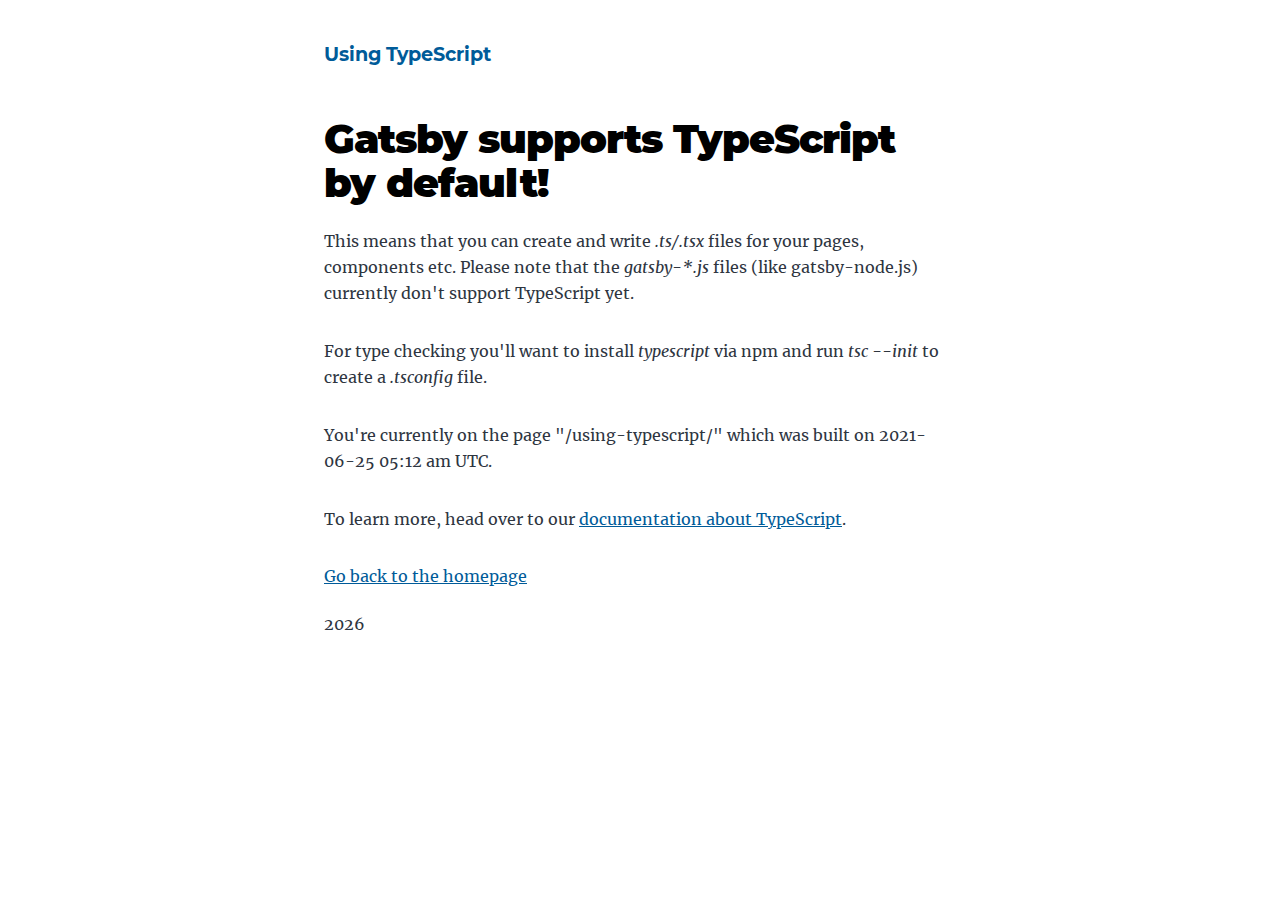
<file: using-typescript/index.html>
<!DOCTYPE html><html lang="en"><head><meta charSet="utf-8"/><meta http-equiv="x-ua-compatible" content="ie=edge"/><meta name="viewport" content="width=device-width, initial-scale=1, shrink-to-fit=no"/><style data-href="/styles.8e4f4792e636b291c011.css" id="gatsby-global-css">@font-face{font-display:swap;font-family:Montserrat;font-style:normal;font-weight:100;src:local("Montserrat Thin "),local("Montserrat-Thin"),url(/static/montserrat-latin-100-8d7d79679b70dbe27172b6460e7a7910.woff2) format("woff2"),url(/static/montserrat-latin-100-ec38980a9e0119a379e2a9b3dbb1901a.woff) format("woff")}@font-face{font-display:swap;font-family:Montserrat;font-style:italic;font-weight:100;src:local("Montserrat Thin italic"),local("Montserrat-Thinitalic"),url(/static/montserrat-latin-100italic-e279051046ba1286706adc886cf1c96b.woff2) format("woff2"),url(/static/montserrat-latin-100italic-3b325a3173c8207435cd1b76e19bf501.woff) format("woff")}@font-face{font-display:swap;font-family:Montserrat;font-style:normal;font-weight:200;src:local("Montserrat Extra Light "),local("Montserrat-Extra Light"),url(/static/montserrat-latin-200-9d266fbbfa6cab7009bd56003b1eeb67.woff2) format("woff2"),url(/static/montserrat-latin-200-2d8ba08717110d27122e54c34b8a5798.woff) format("woff")}@font-face{font-display:swap;font-family:Montserrat;font-style:italic;font-weight:200;src:local("Montserrat Extra Light italic"),local("Montserrat-Extra Lightitalic"),url(/static/montserrat-latin-200italic-6e5b3756583bb2263eb062eae992735e.woff2) format("woff2"),url(/static/montserrat-latin-200italic-a0d6f343e4b536c582926255367a57da.woff) format("woff")}@font-face{font-display:swap;font-family:Montserrat;font-style:normal;font-weight:300;src:local("Montserrat Light "),local("Montserrat-Light"),url(/static/montserrat-latin-300-00b3e893aab5a8fd632d6342eb72551a.woff2) format("woff2"),url(/static/montserrat-latin-300-ea303695ceab35f17e7d062f30e0173b.woff) format("woff")}@font-face{font-display:swap;font-family:Montserrat;font-style:italic;font-weight:300;src:local("Montserrat Light italic"),local("Montserrat-Lightitalic"),url(/static/montserrat-latin-300italic-56f34ea368f6aedf89583d444bbcb227.woff2) format("woff2"),url(/static/montserrat-latin-300italic-54b0bf2c8c4c12ffafd803be2466a790.woff) format("woff")}@font-face{font-display:swap;font-family:Montserrat;font-style:normal;font-weight:400;src:local("Montserrat Regular "),local("Montserrat-Regular"),url(/static/montserrat-latin-400-b71748ae4f80ec8c014def4c5fa8688b.woff2) format("woff2"),url(/static/montserrat-latin-400-0659a9f4e90db5cf51b50d005bff1e41.woff) format("woff")}@font-face{font-display:swap;font-family:Montserrat;font-style:italic;font-weight:400;src:local("Montserrat Regular italic"),local("Montserrat-Regularitalic"),url(/static/montserrat-latin-400italic-6eed6b4cbb809c6efc7aa7ddad6dbe3e.woff2) format("woff2"),url(/static/montserrat-latin-400italic-7583622cfde30ae49086d18447ab28e7.woff) format("woff")}@font-face{font-display:swap;font-family:Montserrat;font-style:normal;font-weight:500;src:local("Montserrat Medium "),local("Montserrat-Medium"),url(/static/montserrat-latin-500-091b209546e16313fd4f4fc36090c757.woff2) format("woff2"),url(/static/montserrat-latin-500-edd311588712a96bbf435fad264fff62.woff) format("woff")}@font-face{font-display:swap;font-family:Montserrat;font-style:italic;font-weight:500;src:local("Montserrat Medium italic"),local("Montserrat-Mediumitalic"),url(/static/montserrat-latin-500italic-c90ced68b46050061d1a41842d6dfb43.woff2) format("woff2"),url(/static/montserrat-latin-500italic-5146cbfe02b1deea5dffea27a5f2f998.woff) format("woff")}@font-face{font-display:swap;font-family:Montserrat;font-style:normal;font-weight:600;src:local("Montserrat SemiBold "),local("Montserrat-SemiBold"),url(/static/montserrat-latin-600-0480d2f8a71f38db8633b84d8722e0c2.woff2) format("woff2"),url(/static/montserrat-latin-600-b77863a375260a05dd13f86a1cee598f.woff) format("woff")}@font-face{font-display:swap;font-family:Montserrat;font-style:italic;font-weight:600;src:local("Montserrat SemiBold italic"),local("Montserrat-SemiBolditalic"),url(/static/montserrat-latin-600italic-cf46ffb11f3a60d7df0567f8851a1d00.woff2) format("woff2"),url(/static/montserrat-latin-600italic-c4fcfeeb057724724097167e57bd7801.woff) format("woff")}@font-face{font-display:swap;font-family:Montserrat;font-style:normal;font-weight:700;src:local("Montserrat Bold "),local("Montserrat-Bold"),url(/static/montserrat-latin-700-7dbcc8a5ea2289d83f657c25b4be6193.woff2) format("woff2"),url(/static/montserrat-latin-700-99271a835e1cae8c76ef8bba99a8cc4e.woff) format("woff")}@font-face{font-display:swap;font-family:Montserrat;font-style:italic;font-weight:700;src:local("Montserrat Bold italic"),local("Montserrat-Bolditalic"),url(/static/montserrat-latin-700italic-c41ad6bdb4bd504a843d546d0a47958d.woff2) format("woff2"),url(/static/montserrat-latin-700italic-6779372f04095051c62ed36bc1dcc142.woff) format("woff")}@font-face{font-display:swap;font-family:Montserrat;font-style:normal;font-weight:800;src:local("Montserrat ExtraBold "),local("Montserrat-ExtraBold"),url(/static/montserrat-latin-800-db9a3e0ba7eaea32e5f55328ace6cf23.woff2) format("woff2"),url(/static/montserrat-latin-800-4e3c615967a2360f5db87d2f0fd2456f.woff) format("woff")}@font-face{font-display:swap;font-family:Montserrat;font-style:italic;font-weight:800;src:local("Montserrat ExtraBold italic"),local("Montserrat-ExtraBolditalic"),url(/static/montserrat-latin-800italic-bf45bfa14805969eda318973947bc42b.woff2) format("woff2"),url(/static/montserrat-latin-800italic-fe82abb0bcede51bf724254878e0c374.woff) format("woff")}@font-face{font-display:swap;font-family:Montserrat;font-style:normal;font-weight:900;src:local("Montserrat Black "),local("Montserrat-Black"),url(/static/montserrat-latin-900-e66c7edc609e24bacbb705175669d814.woff2) format("woff2"),url(/static/montserrat-latin-900-8211f418baeb8ec880b80ba3c682f957.woff) format("woff")}@font-face{font-display:swap;font-family:Montserrat;font-style:italic;font-weight:900;src:local("Montserrat Black italic"),local("Montserrat-Blackitalic"),url(/static/montserrat-latin-900italic-4454c775e48152c1a72510ceed3603e2.woff2) format("woff2"),url(/static/montserrat-latin-900italic-efcaa0f6a82ee0640b83a0916e6e8d68.woff) format("woff")}@font-face{font-display:swap;font-family:Merriweather;font-style:normal;font-weight:300;src:local("Merriweather Light "),local("Merriweather-Light"),url(/static/merriweather-latin-300-fc117160c69a8ea0851b26dd14748ee4.woff2) format("woff2"),url(/static/merriweather-latin-300-58b18067ebbd21fda77b67e73c241d3b.woff) format("woff")}@font-face{font-display:swap;font-family:Merriweather;font-style:italic;font-weight:300;src:local("Merriweather Light italic"),local("Merriweather-Lightitalic"),url(/static/merriweather-latin-300italic-fe29961474f8dbf77c0aa7b9a629e4bc.woff2) format("woff2"),url(/static/merriweather-latin-300italic-23c3f1f88683618a4fb8d265d33d383a.woff) format("woff")}@font-face{font-display:swap;font-family:Merriweather;font-style:normal;font-weight:400;src:local("Merriweather Regular "),local("Merriweather-Regular"),url(/static/merriweather-latin-400-d9479e8023bef9cbd9bf8d6eabd6bf36.woff2) format("woff2"),url(/static/merriweather-latin-400-040426f99ff6e00b86506452e0d1f10b.woff) format("woff")}@font-face{font-display:swap;font-family:Merriweather;font-style:italic;font-weight:400;src:local("Merriweather Regular italic"),local("Merriweather-Regularitalic"),url(/static/merriweather-latin-400italic-2de7bfeaf08fb03d4315d49947f062f7.woff2) format("woff2"),url(/static/merriweather-latin-400italic-79db67aca65f5285964ab332bd65f451.woff) format("woff")}@font-face{font-display:swap;font-family:Merriweather;font-style:normal;font-weight:700;src:local("Merriweather Bold "),local("Merriweather-Bold"),url(/static/merriweather-latin-700-4b08e01d805fa35d7bf777f1b24314ae.woff2) format("woff2"),url(/static/merriweather-latin-700-22fb8afba4ab1f093b6ef9e28a9b6e92.woff) format("woff")}@font-face{font-display:swap;font-family:Merriweather;font-style:italic;font-weight:700;src:local("Merriweather Bold italic"),local("Merriweather-Bolditalic"),url(/static/merriweather-latin-700italic-cd92541b177652fffb6e3b952f1c33f1.woff2) format("woff2"),url(/static/merriweather-latin-700italic-f87f3d87cea0dd0979bfc8ac9ea90243.woff) format("woff")}@font-face{font-display:swap;font-family:Merriweather;font-style:normal;font-weight:900;src:local("Merriweather Black "),local("Merriweather-Black"),url(/static/merriweather-latin-900-f813fc6a4bee46eda5224ac7ebf1b7be.woff2) format("woff2"),url(/static/merriweather-latin-900-5d4e42cb44410674acd99153d57df032.woff) format("woff")}@font-face{font-display:swap;font-family:Merriweather;font-style:italic;font-weight:900;src:local("Merriweather Black italic"),local("Merriweather-Blackitalic"),url(/static/merriweather-latin-900italic-b7901d85486871c1779c0e93ddd85656.woff2) format("woff2"),url(/static/merriweather-latin-900italic-9647f9fdab98756989a8a5550eb205c3.woff) format("woff")}


/*! normalize.css v8.0.1 | MIT License | github.com/necolas/normalize.css */html{-webkit-text-size-adjust:100%;line-height:1.15}body{margin:0}main{display:block}h1{font-size:2em;margin:.67em 0}hr{box-sizing:content-box;height:0;overflow:visible}pre{font-family:monospace,monospace;font-size:1em}a{background-color:transparent}abbr[title]{border-bottom:none;text-decoration:underline;-webkit-text-decoration:underline dotted;text-decoration:underline dotted}b,strong{font-weight:bolder}code,kbd,samp{font-family:monospace,monospace;font-size:1em}small{font-size:80%}sub,sup{font-size:75%;line-height:0;position:relative;vertical-align:baseline}sub{bottom:-.25em}sup{top:-.5em}img{border-style:none}button,input,optgroup,select,textarea{font-family:inherit;font-size:100%;line-height:1.15;margin:0}button,input{overflow:visible}button,select{text-transform:none}[type=button],[type=reset],[type=submit],button{-webkit-appearance:button}[type=button]::-moz-focus-inner,[type=reset]::-moz-focus-inner,[type=submit]::-moz-focus-inner,button::-moz-focus-inner{border-style:none;padding:0}[type=button]:-moz-focusring,[type=reset]:-moz-focusring,[type=submit]:-moz-focusring,button:-moz-focusring{outline:1px dotted ButtonText}fieldset{padding:.35em .75em .625em}legend{box-sizing:border-box;color:inherit;display:table;max-width:100%;padding:0;white-space:normal}progress{vertical-align:baseline}textarea{overflow:auto}[type=checkbox],[type=radio]{box-sizing:border-box;padding:0}[type=number]::-webkit-inner-spin-button,[type=number]::-webkit-outer-spin-button{height:auto}[type=search]{-webkit-appearance:textfield;outline-offset:-2px}[type=search]::-webkit-search-decoration{-webkit-appearance:none}::-webkit-file-upload-button{-webkit-appearance:button;font:inherit}details{display:block}summary{display:list-item}[hidden]{display:none}:root{--maxWidth-none:"none";--maxWidth-xs:20rem;--maxWidth-sm:24rem;--maxWidth-md:28rem;--maxWidth-lg:32rem;--maxWidth-xl:36rem;--maxWidth-2xl:42rem;--maxWidth-3xl:48rem;--maxWidth-4xl:56rem;--maxWidth-full:"100%";--maxWidth-wrapper:var(--maxWidth-2xl);--spacing-px:"1px";--spacing-0:0;--spacing-1:0.25rem;--spacing-2:0.5rem;--spacing-3:0.75rem;--spacing-4:1rem;--spacing-5:1.25rem;--spacing-6:1.5rem;--spacing-8:2rem;--spacing-10:2.5rem;--spacing-12:3rem;--spacing-16:4rem;--spacing-20:5rem;--spacing-24:6rem;--spacing-32:8rem;--fontFamily-sans:Montserrat,system-ui,-apple-system,BlinkMacSystemFont,"Segoe UI",Roboto,"Helvetica Neue",Arial,"Noto Sans",sans-serif,"Apple Color Emoji","Segoe UI Emoji","Segoe UI Symbol","Noto Color Emoji";--fontFamily-serif:"Merriweather","Georgia",Cambria,"Times New Roman",Times,serif;--font-body:var(--fontFamily-serif);--font-heading:var(--fontFamily-sans);--fontWeight-normal:400;--fontWeight-medium:500;--fontWeight-semibold:600;--fontWeight-bold:700;--fontWeight-extrabold:800;--fontWeight-black:900;--fontSize-root:16px;--lineHeight-none:1;--lineHeight-tight:1.1;--lineHeight-normal:1.5;--lineHeight-relaxed:1.625;--fontSize-0:0.833rem;--fontSize-1:1rem;--fontSize-2:1.2rem;--fontSize-3:1.44rem;--fontSize-4:1.728rem;--fontSize-5:2.074rem;--fontSize-6:2.488rem;--fontSize-7:2.986rem;--color-primary:#005b99;--color-text:#2e353f;--color-text-light:#4f5969;--color-heading:#1a202c;--color-heading-black:#000;--color-accent:#d1dce5}*,:after,:before{box-sizing:border-box}html{-webkit-font-smoothing:antialiased;-moz-osx-font-smoothing:grayscale;font-size:var(--fontSize-root);line-height:var(--lineHeight-normal)}body{color:var(--color-text);font-family:var(--font-body);font-size:var(--fontSize-1)}footer{padding:var(--spacing-6) var(--spacing-0)}hr{background:var(--color-accent);border:0;height:1px}h1,h2,h3,h4,h5,h6{font-family:var(--font-heading);letter-spacing:-.025em;line-height:var(--lineHeight-tight);margin-bottom:var(--spacing-6);margin-top:var(--spacing-12)}h2,h3,h4,h5,h6{color:var(--color-heading);font-weight:var(--fontWeight-bold)}h1{color:var(--color-heading-black);font-size:var(--fontSize-6);font-weight:var(--fontWeight-black)}h2{font-size:var(--fontSize-5)}h3{font-size:var(--fontSize-4)}h4{font-size:var(--fontSize-3)}h5{font-size:var(--fontSize-2)}h6{font-size:var(--fontSize-1)}h1>a,h2>a,h3>a,h4>a,h5>a,h6>a{color:inherit;text-decoration:none}p{--baseline-multiplier:0.179;--x-height-multiplier:0.35;line-height:var(--lineHeight-relaxed);margin:var(--spacing-0) var(--spacing-0) var(--spacing-8) var(--spacing-0)}ol,p,ul{padding:var(--spacing-0)}ol,ul{list-style-image:none;list-style-position:outside;margin-bottom:var(--spacing-8);margin-left:var(--spacing-0);margin-right:var(--spacing-0)}ol li,ul li{padding-left:var(--spacing-0)}li>p,ol li,ul li{margin-bottom:calc(var(--spacing-8)/2)}li :last-child{margin-bottom:var(--spacing-0)}li>ul{margin-left:var(--spacing-8);margin-top:calc(var(--spacing-8)/2)}blockquote{border-left:var(--spacing-1) solid var(--color-primary);color:var(--color-text-light);font-size:var(--fontSize-2);font-style:italic;margin-bottom:var(--spacing-8);margin-left:calc(var(--spacing-6)*-1);margin-right:var(--spacing-8);padding:var(--spacing-0) var(--spacing-0) var(--spacing-0) var(--spacing-6)}blockquote>:last-child{margin-bottom:var(--spacing-0)}blockquote>ol,blockquote>ul{list-style-position:inside}table{border-collapse:collapse;border-spacing:.25rem;margin-bottom:var(--spacing-8);width:100%}table thead tr th{border-bottom:1px solid var(--color-accent)}a{color:var(--color-primary)}a:focus,a:hover{text-decoration:none}.global-wrapper{margin:var(--spacing-0) auto;max-width:var(--maxWidth-wrapper);padding:var(--spacing-10) var(--spacing-5)}.global-wrapper[data-is-root-path=true] .bio{margin-bottom:var(--spacing-20)}.global-header{margin-bottom:var(--spacing-12)}.main-heading{font-size:var(--fontSize-7);margin:0}.post-list-item{margin-bottom:var(--spacing-8);margin-top:var(--spacing-8)}.post-list-item p{margin-bottom:var(--spacing-0)}.post-list-item h2{color:var(--color-primary);font-size:var(--fontSize-4);margin-bottom:var(--spacing-2);margin-top:var(--spacing-0)}.post-list-item header{margin-bottom:var(--spacing-4)}.header-link-home{font-family:var(--font-heading);font-size:var(--fontSize-2);font-weight:var(--fontWeight-bold);text-decoration:none}.bio{display:flex;margin-bottom:var(--spacing-16)}.bio-avatar,.bio p{margin-bottom:var(--spacing-0)}.bio-avatar{border-radius:100%;margin-right:var(--spacing-4);min-width:50px}.blog-post header h1{margin:var(--spacing-0) var(--spacing-0) var(--spacing-4) var(--spacing-0)}.blog-post header p{font-family:var(--font-heading);font-size:var(--fontSize-2)}.blog-post-nav ul{margin:var(--spacing-0)}.gatsby-highlight{margin-bottom:var(--spacing-8)}@media (max-width:42rem){blockquote{margin-left:var(--spacing-0);padding:var(--spacing-0) var(--spacing-0) var(--spacing-0) var(--spacing-4)}ol,ul{list-style-position:inside}}code[class*=language-],pre[class*=language-]{word-wrap:normal;background:none;color:#000;font-family:Consolas,Monaco,Andale Mono,Ubuntu Mono,monospace;font-size:1em;-webkit-hyphens:none;-ms-hyphens:none;hyphens:none;line-height:1.5;-moz-tab-size:4;-o-tab-size:4;tab-size:4;text-align:left;text-shadow:0 1px #fff;white-space:pre;word-break:normal;word-spacing:normal}code[class*=language-]::selection,code[class*=language-] ::selection,pre[class*=language-]::selection,pre[class*=language-] ::selection{background:#b3d4fc;text-shadow:none}@media print{code[class*=language-],pre[class*=language-]{text-shadow:none}}pre[class*=language-]{margin:.5em 0;overflow:auto;padding:1em}:not(pre)>code[class*=language-],pre[class*=language-]{background:#f5f2f0}:not(pre)>code[class*=language-]{border-radius:.3em;padding:.1em;white-space:normal}.token.cdata,.token.comment,.token.doctype,.token.prolog{color:#708090}.token.punctuation{color:#999}.token.namespace{opacity:.7}.token.boolean,.token.constant,.token.deleted,.token.number,.token.property,.token.symbol,.token.tag{color:#905}.token.attr-name,.token.builtin,.token.char,.token.inserted,.token.selector,.token.string{color:#690}.language-css .token.string,.style .token.string,.token.entity,.token.operator,.token.url{background:hsla(0,0%,100%,.5);color:#9a6e3a}.token.atrule,.token.attr-value,.token.keyword{color:#07a}.token.class-name,.token.function{color:#dd4a68}.token.important,.token.regex,.token.variable{color:#e90}.token.bold,.token.important{font-weight:700}.token.italic{font-style:italic}.token.entity{cursor:help}.contact-module--contactBody--2EiS0{font-size:2em}.blog-post-module--title--2ADBZ{color:#818181}</style><meta name="generator" content="Gatsby 3.6.2"/><style>.gatsby-image-wrapper{position:relative;overflow:hidden}.gatsby-image-wrapper img{bottom:0;height:100%;left:0;margin:0;max-width:none;padding:0;position:absolute;right:0;top:0;width:100%;object-fit:cover}.gatsby-image-wrapper [data-main-image]{opacity:0;transform:translateZ(0);transition:opacity .25s linear;will-change:opacity}.gatsby-image-wrapper-constrained{display:inline-block;vertical-align:top}</style><noscript><style>.gatsby-image-wrapper noscript [data-main-image]{opacity:1!important}.gatsby-image-wrapper [data-placeholder-image]{opacity:0!important}</style></noscript><script type="module">const e="undefined"!=typeof HTMLImageElement&&"loading"in HTMLImageElement.prototype;e&&document.body.addEventListener("load",(function(e){if(void 0===e.target.dataset.mainImage)return;if(void 0===e.target.dataset.gatsbyImageSsr)return;const t=e.target;let a=null,n=t;for(;null===a&&n;)void 0!==n.parentNode.dataset.gatsbyImageWrapper&&(a=n.parentNode),n=n.parentNode;const o=a.querySelector("[data-placeholder-image]"),r=new Image;r.src=t.currentSrc,r.decode().catch((()=>{})).then((()=>{t.style.opacity=1,o&&(o.style.opacity=0,o.style.transition="opacity 500ms linear")}))}),!0);</script><link rel="alternate" type="application/rss+xml" href="/rss.xml"/><link rel="icon" href="/favicon-32x32.png?v=4a9773549091c227cd2eb82ccd9c5e3a" type="image/png"/><link rel="manifest" href="/manifest.webmanifest" crossorigin="anonymous"/><meta name="theme-color" content="#663399"/><link rel="apple-touch-icon" sizes="48x48" href="/icons/icon-48x48.png?v=4a9773549091c227cd2eb82ccd9c5e3a"/><link rel="apple-touch-icon" sizes="72x72" href="/icons/icon-72x72.png?v=4a9773549091c227cd2eb82ccd9c5e3a"/><link rel="apple-touch-icon" sizes="96x96" href="/icons/icon-96x96.png?v=4a9773549091c227cd2eb82ccd9c5e3a"/><link rel="apple-touch-icon" sizes="144x144" href="/icons/icon-144x144.png?v=4a9773549091c227cd2eb82ccd9c5e3a"/><link rel="apple-touch-icon" sizes="192x192" href="/icons/icon-192x192.png?v=4a9773549091c227cd2eb82ccd9c5e3a"/><link rel="apple-touch-icon" sizes="256x256" href="/icons/icon-256x256.png?v=4a9773549091c227cd2eb82ccd9c5e3a"/><link rel="apple-touch-icon" sizes="384x384" href="/icons/icon-384x384.png?v=4a9773549091c227cd2eb82ccd9c5e3a"/><link rel="apple-touch-icon" sizes="512x512" href="/icons/icon-512x512.png?v=4a9773549091c227cd2eb82ccd9c5e3a"/><title data-react-helmet="true">Using TypeScript | Java Performace </title><meta data-react-helmet="true" name="description" content="Java blog focus on performace and concurrency"/><meta data-react-helmet="true" property="og:title" content="Using TypeScript"/><meta data-react-helmet="true" property="og:description" content="Java blog focus on performace and concurrency"/><meta data-react-helmet="true" property="og:type" content="website"/><meta data-react-helmet="true" name="twitter:card" content="summary"/><meta data-react-helmet="true" name="twitter:creator" content=""/><meta data-react-helmet="true" name="twitter:title" content="Using TypeScript"/><meta data-react-helmet="true" name="twitter:description" content="Java blog focus on performace and concurrency"/><link as="script" rel="preload" href="/webpack-runtime-a8ddbad85e0ac5aa80fe.js"/><link as="script" rel="preload" href="/framework-c4b9952841844d9091bc.js"/><link as="script" rel="preload" href="/app-e8f74909d96dafcd4225.js"/><link as="script" rel="preload" href="/1943edf48358ec375759a10206b57d36c98a5e6d-caec033c86866ac248bd.js"/><link as="script" rel="preload" href="/component---src-pages-using-typescript-tsx-ec89e82605e2a0c5e9c7.js"/><link as="fetch" rel="preload" href="/page-data/using-typescript/page-data.json" crossorigin="anonymous"/><link as="fetch" rel="preload" href="/page-data/sq/d/2841359383.json" crossorigin="anonymous"/><link as="fetch" rel="preload" href="/page-data/app-data.json" crossorigin="anonymous"/></head><body><div id="___gatsby"><div style="outline:none" tabindex="-1" id="gatsby-focus-wrapper"><div class="global-wrapper" data-is-root-path="false"><header class="global-header"><a class="header-link-home" href="/">Using TypeScript</a></header><main><h1>Gatsby supports TypeScript by default!</h1><p>This means that you can create and write <em>.ts/.tsx</em> files for your pages, components etc. Please note that the <em>gatsby-*.js</em> files (like gatsby-node.js) currently don&#x27;t support TypeScript yet.</p><p>For type checking you&#x27;ll want to install <em>typescript</em> via npm and run <em>tsc --init</em> to create a <em>.tsconfig</em> file.</p><p>You&#x27;re currently on the page &quot;<!-- -->/*<!-- -->&quot; which was built on<!-- --> <!-- -->2021-06-25 05:12 am UTC<!-- -->.</p><p>To learn more, head over to our<!-- --> <a href="https://www.gatsbyjs.com/docs/typescript/">documentation about TypeScript</a>.</p><a href="/">Go back to the homepage</a></main><footer>2021</footer></div></div><div id="gatsby-announcer" style="position:absolute;top:0;width:1px;height:1px;padding:0;overflow:hidden;clip:rect(0, 0, 0, 0);white-space:nowrap;border:0" aria-live="assertive" aria-atomic="true"></div></div><script id="gatsby-script-loader">/*<![CDATA[*/window.pagePath="/using-typescript/";/*]]>*/</script><script id="gatsby-chunk-mapping">/*<![CDATA[*/window.___chunkMapping={"polyfill":["/polyfill-d2a314c619ae9d8e67ff.js"],"app":["/app-e8f74909d96dafcd4225.js"],"component---src-pages-404-js":["/component---src-pages-404-js-97593667e44e4660bc60.js"],"component---src-pages-about-js":["/component---src-pages-about-js-d8a23ab7237e6cb943c3.js"],"component---src-pages-contact-js":["/component---src-pages-contact-js-eac9c787ba476479efa5.js"],"component---src-pages-index-js":["/component---src-pages-index-js-23ced06c7b0ed8dec9f8.js"],"component---src-pages-using-typescript-tsx":["/component---src-pages-using-typescript-tsx-ec89e82605e2a0c5e9c7.js"],"component---src-templates-blog-post-js":["/component---src-templates-blog-post-js-0410b590d3cfbb14a87c.js"]};/*]]>*/</script><script src="/polyfill-d2a314c619ae9d8e67ff.js" nomodule=""></script><script src="/component---src-pages-using-typescript-tsx-ec89e82605e2a0c5e9c7.js" async=""></script><script src="/1943edf48358ec375759a10206b57d36c98a5e6d-caec033c86866ac248bd.js" async=""></script><script src="/app-e8f74909d96dafcd4225.js" async=""></script><script src="/framework-c4b9952841844d9091bc.js" async=""></script><script src="/webpack-runtime-a8ddbad85e0ac5aa80fe.js" async=""></script></body></html>
</file>
